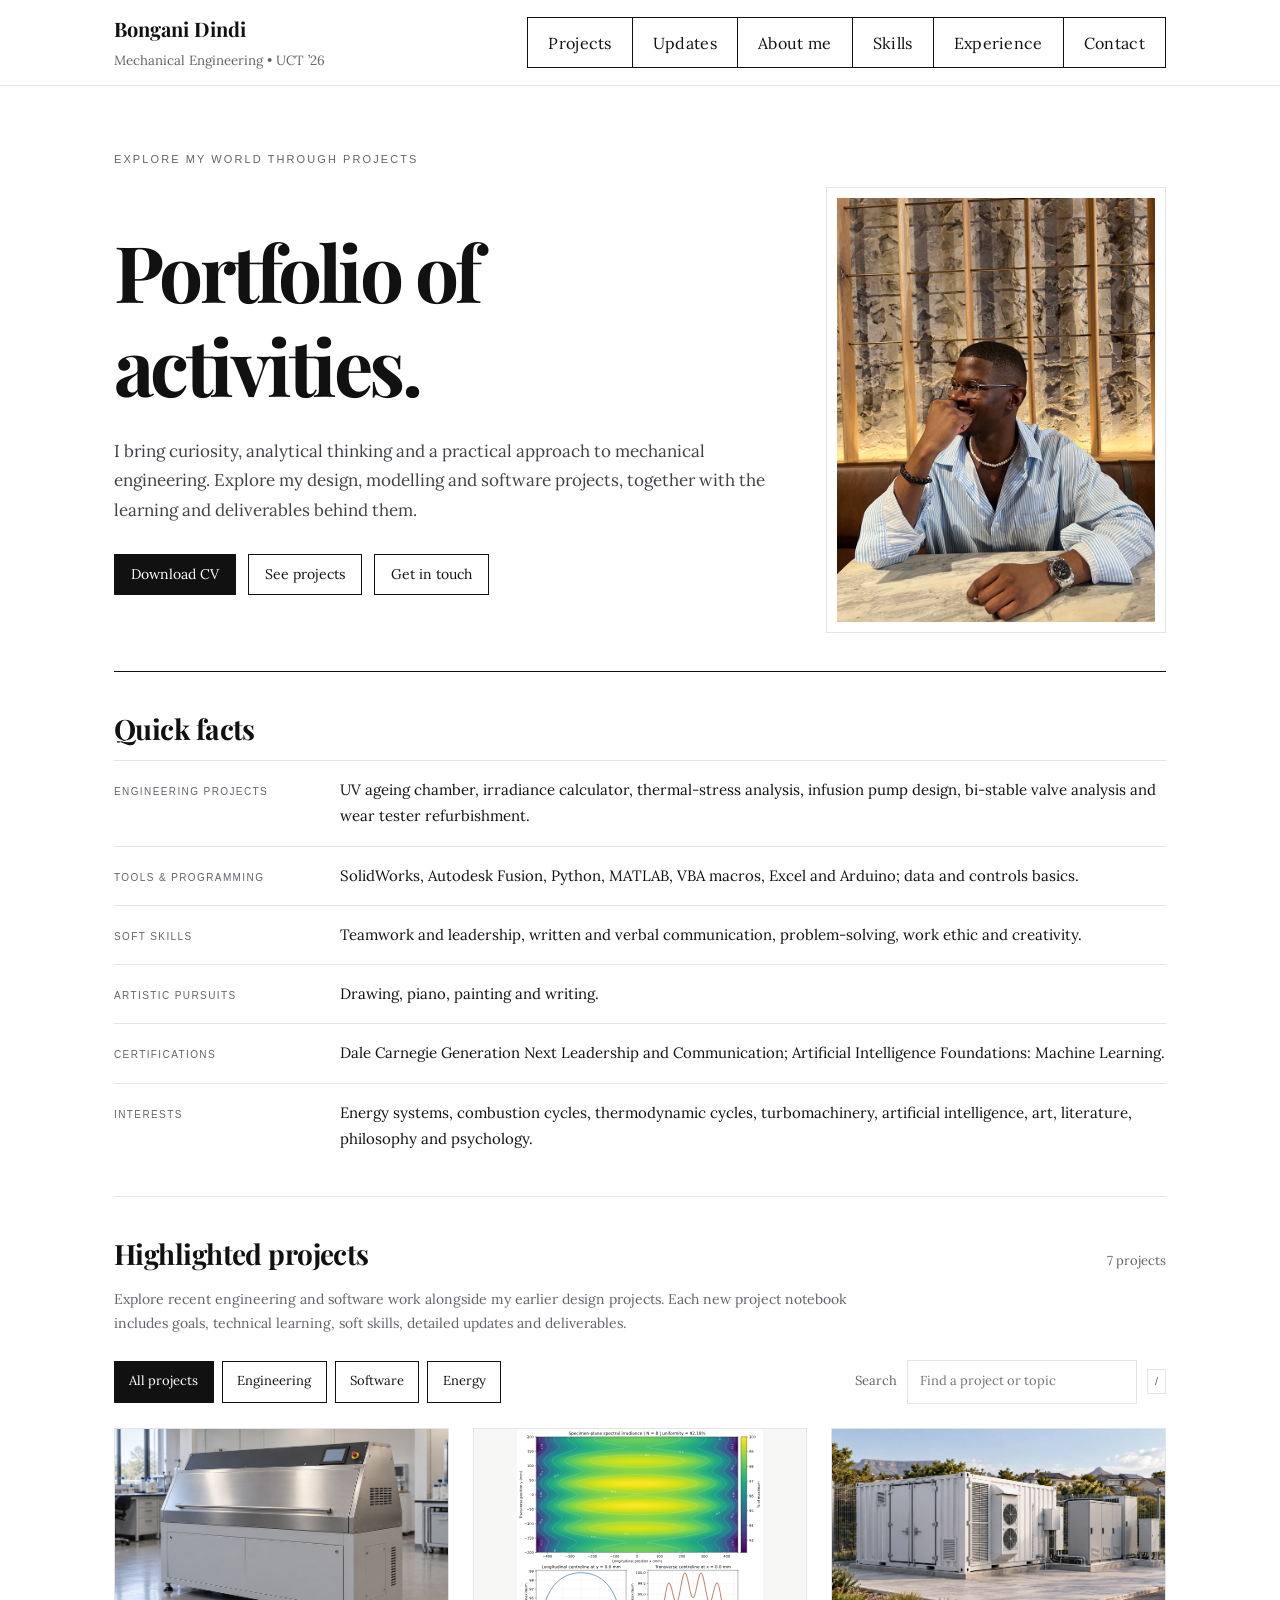
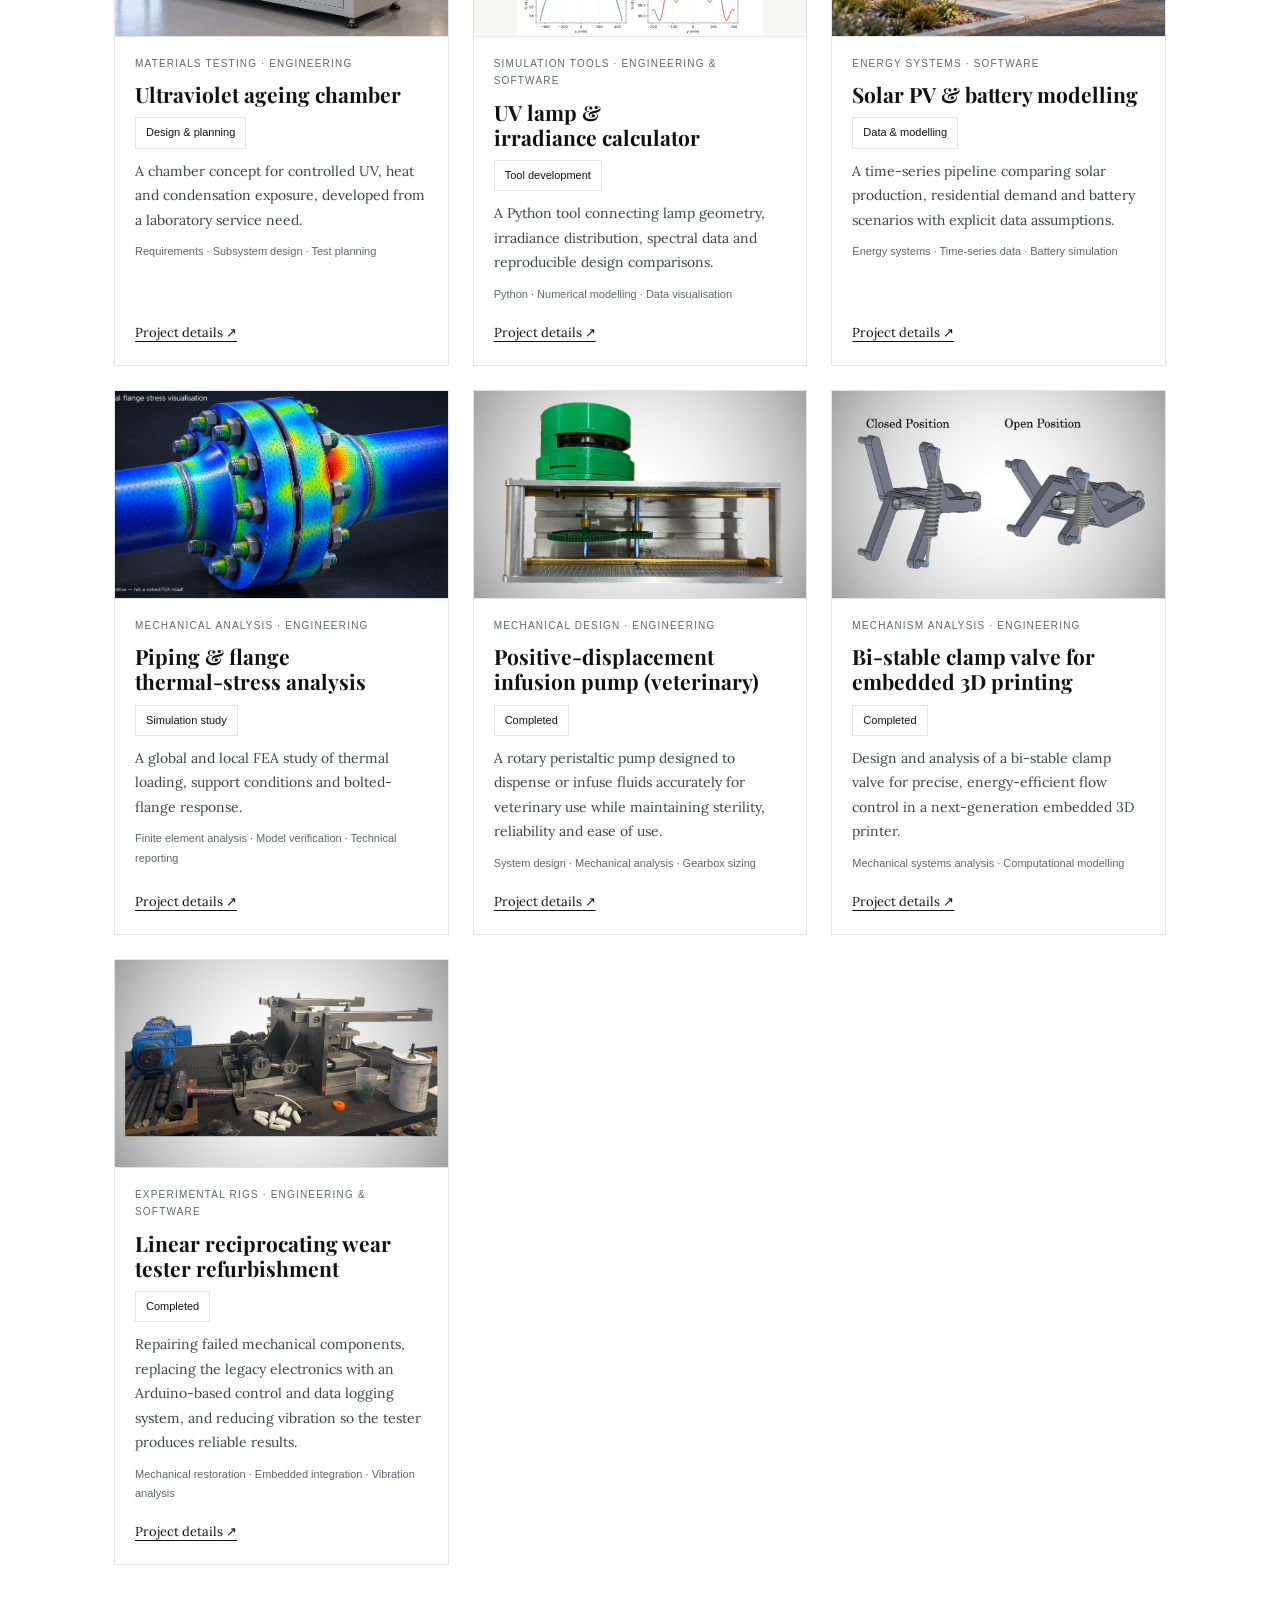
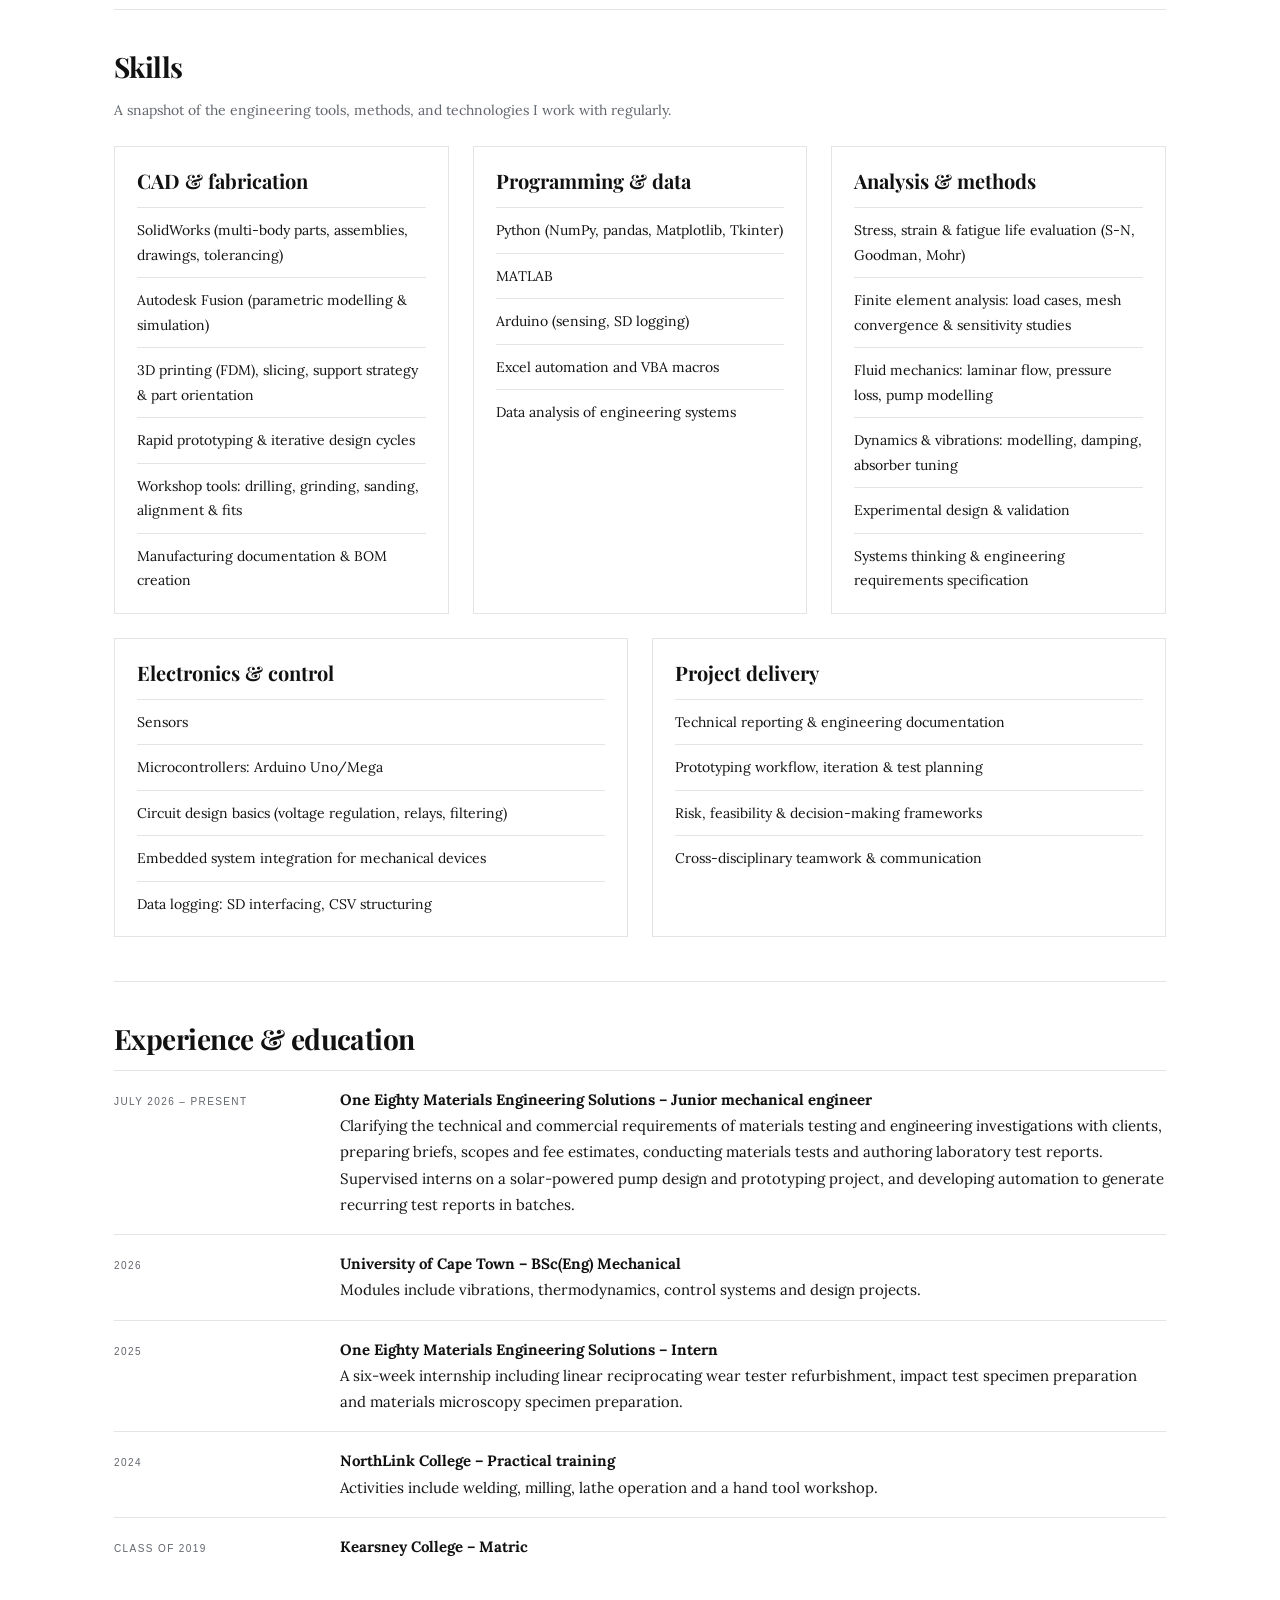
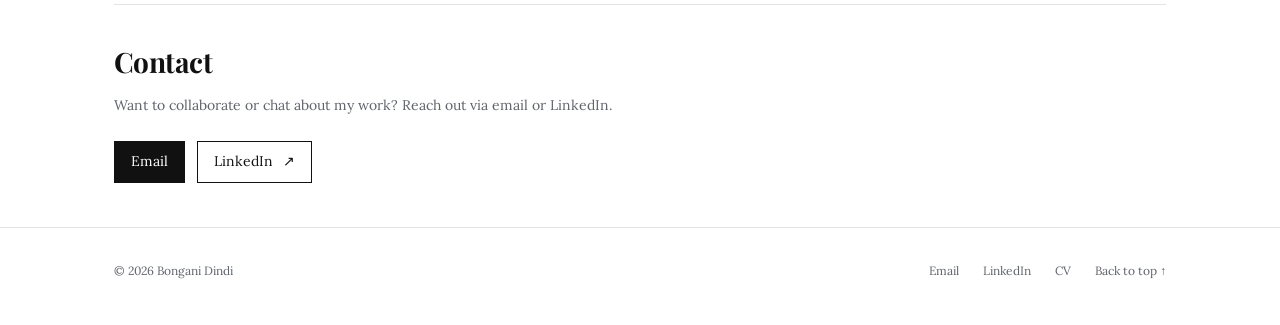
<file: index.html>
<!doctype html>
<html lang="en">
<head>
  <meta charset="utf-8">
  <meta name="viewport" content="width=device-width, initial-scale=1">
  <title>Bongani Dindi – Portfolio</title>
  <meta name="description" content="Portfolio of Bongani Dindi – mechanical engineering, design and software projects, skills, and professional background.">
  <meta name="color-scheme" content="light">
  <meta name="theme-color" content="#ffffff">
  <meta property="og:type" content="website">
  <meta property="og:title" content="Bongani Dindi – Portfolio">
  <meta property="og:description" content="Mechanical engineering, design and software projects, together with the learning and deliverables behind them.">
  <meta property="og:url" content="https://bongani-dindi.github.io/">
  <meta property="og:image" content="https://bongani-dindi.github.io/images/bongani-dindi.jpeg">
  <link rel="icon" href="favicon.svg" type="image/svg+xml">
  <link rel="preconnect" href="https://fonts.googleapis.com">
  <link rel="preconnect" href="https://fonts.gstatic.com" crossorigin>
  <link href="https://fonts.googleapis.com/css2?family=Lora:wght@400;600&amp;family=Playfair+Display:wght@600;700&amp;display=swap" rel="stylesheet">
  <link rel="stylesheet" href="assets/site.css">
  <script src="assets/site.js" defer></script>
</head>
<body id="top">
  <a class="skip-link" href="#main">Skip to content</a>
  <header class="site-header">
    <div class="container">
      <nav class="site-nav" aria-label="Main navigation">
        <a class="brand" href="index.html" aria-current="page"><strong>Bongani Dindi</strong><br><small>Mechanical Engineering • UCT ’26</small></a>
        <div class="nav-links">
          <a href="#projects">Projects</a>
          <a href="updates.html">Updates</a>
          <a href="about.html">About me</a>
          <a href="#skills">Skills</a>
          <a href="#experience">Experience</a>
          <a href="#contact">Contact</a>
        </div>
      </nav>
    </div>
  </header>

  <main class="container" id="main" tabindex="-1">
    <section class="hero page-hero" aria-labelledby="page-title">
      <p class="eyebrow">Explore my world through projects</p>
      <div class="hero-grid has-portrait">
        <div>
          <h1 id="page-title">Portfolio of activities.</h1>
          <p class="lead">I bring curiosity, analytical thinking and a practical approach to mechanical engineering. Explore my design, modelling and software projects, together with the learning and deliverables behind them.</p>
          <div class="actions">
            <a class="btn btn-primary" href="BONGANI_DINDI_CV.pdf" download>Download CV</a>
            <a class="btn" href="#projects">See projects</a>
            <a class="btn" href="#contact">Get in touch</a>
          </div>
        </div>
        <figure class="hero-portrait">
          <img src="images/bongani-dindi.jpeg" width="768" height="1024" alt="Portrait of Bongani Dindi" decoding="async" fetchpriority="high">
        </figure>
      </div>
    </section>

    <section class="block" aria-labelledby="facts-title">
      <div class="section-heading"><h2 id="facts-title">Quick facts</h2></div>
      <dl class="fact-list">
        <div><dt>Engineering projects</dt><dd>UV ageing chamber, irradiance calculator, thermal-stress analysis, infusion pump design, bi-stable valve analysis and wear tester refurbishment.</dd></div>
        <div><dt>Tools &amp; programming</dt><dd>SolidWorks, Autodesk Fusion, Python, MATLAB, VBA macros, Excel and Arduino; data and controls basics.</dd></div>
        <div><dt>Soft skills</dt><dd>Teamwork and leadership, written and verbal communication, problem-solving, work ethic and creativity.</dd></div>
        <div><dt>Artistic pursuits</dt><dd>Drawing, piano, painting and writing.</dd></div>
        <div><dt>Certifications</dt><dd>Dale Carnegie Generation Next Leadership and Communication; Artificial Intelligence Foundations: Machine Learning.</dd></div>
        <div><dt>Interests</dt><dd>Energy systems, combustion cycles, thermodynamic cycles, turbomachinery, artificial intelligence, art, literature, philosophy and psychology.</dd></div>
      </dl>
    </section>

    <section class="block" id="projects" aria-labelledby="projects-title" data-filterable>
      <div class="section-heading">
        <h2 id="projects-title">Highlighted projects</h2>
        <p data-filter-count data-singular="project" data-plural="projects" role="status" aria-live="polite" aria-atomic="true">7 projects</p>
      </div>
      <p class="section-intro">Explore recent engineering and software work alongside my earlier design projects. Each new project notebook includes goals, technical learning, soft skills, detailed updates and deliverables.</p>
      <!-- Controls are enhanced with JavaScript. Every project is listed without it. -->
      <div class="tools" data-filter-tools hidden>
        <div class="filters" role="group" aria-label="Filter projects by area">
          <button class="filter" type="button" data-filter="all" aria-pressed="true" aria-controls="project-list">All projects</button>
          <button class="filter" type="button" data-filter="engineering" aria-pressed="false" aria-controls="project-list">Engineering</button>
          <button class="filter" type="button" data-filter="software" aria-pressed="false" aria-controls="project-list">Software</button>
          <button class="filter" type="button" data-filter="energy" aria-pressed="false" aria-controls="project-list">Energy</button>
          <button class="filter" type="button" data-filter="art" aria-pressed="false" aria-controls="project-list">Art</button>
        </div>
        <label class="search-label" for="project-search">Search
          <input id="project-search" type="search" placeholder="Find a project or topic" autocomplete="off" aria-controls="project-list" data-filter-search>
          <span class="key-hint" aria-hidden="true" title="Press / to search">/</span>
        </label>
      </div>

      <!--
        To add a project, copy an article below and point its links at the new page.
        Set data-category to space-separated engineering, software, energy and/or art.
        The filters and the count pick up every article automatically.
      -->
      <div class="project-grid" id="project-list" data-filter-list>
        <article class="project-card" data-category="engineering" aria-labelledby="uv-chamber-card-title">
          <div class="card-media"><img src="images/uv-ageing-chamber.jpeg" width="1672" height="941" alt="Ultraviolet ageing chamber concept with a stainless steel enclosure and touchscreen controls" loading="lazy" decoding="async"></div>
          <div class="card-body">
            <p class="card-label">Materials testing · Engineering</p>
            <h3 id="uv-chamber-card-title"><a href="projects/uv_chamber.html">Ultraviolet ageing chamber</a></h3>
            <span class="status">Design &amp; planning</span>
            <p class="card-summary">A chamber concept for controlled UV, heat and condensation exposure, developed from a laboratory service need.</p>
            <p class="card-topics">Requirements · Subsystem design · Test planning</p>
            <span class="card-more" aria-hidden="true">Project details ↗</span>
          </div>
        </article>

        <article class="project-card" data-category="engineering software" aria-labelledby="irradiance-card-title">
          <div class="card-media is-diagram"><img src="images/uv-irradiance-heatmap.svg" width="947" height="796" alt="Specimen-plane irradiance heatmap with longitudinal and transverse centreline profiles" loading="lazy" decoding="async"></div>
          <div class="card-body">
            <p class="card-label">Simulation tools · Engineering &amp; software</p>
            <h3 id="irradiance-card-title"><a href="projects/irradiance_calculator.html">UV lamp &amp; irradiance calculator</a></h3>
            <span class="status">Tool development</span>
            <p class="card-summary">A Python tool connecting lamp geometry, irradiance distribution, spectral data and reproducible design comparisons.</p>
            <p class="card-topics">Python · Numerical modelling · Data visualisation</p>
            <span class="card-more" aria-hidden="true">Project details ↗</span>
          </div>
        </article>

        <article class="project-card" data-category="software energy" aria-labelledby="solar-battery-card-title">
          <div class="card-media"><img src="images/solar-battery-community-station.webp" width="1672" height="941" alt="Illustrative shared battery station beside homes with rooftop solar" loading="lazy" decoding="async"></div>
          <div class="card-body">
            <p class="card-label">Energy systems · Software</p>
            <h3 id="solar-battery-card-title"><a href="projects/solar_battery.html">Solar PV &amp; battery modelling</a></h3>
            <span class="status">Data &amp; modelling</span>
            <p class="card-summary">A time-series pipeline comparing solar production, residential demand and battery scenarios with explicit data assumptions.</p>
            <p class="card-topics">Energy systems · Time-series data · Battery simulation</p>
            <span class="card-more" aria-hidden="true">Project details ↗</span>
          </div>
        </article>

        <article class="project-card" data-category="engineering" aria-labelledby="thermal-stress-card-title">
          <div class="card-media"><img src="images/thermal-stress-flange-stress.jpeg" width="1672" height="941" alt="Illustrative mesh and stress contour on a bolted flange joint" loading="lazy" decoding="async"></div>
          <div class="card-body">
            <p class="card-label">Mechanical analysis · Engineering</p>
            <h3 id="thermal-stress-card-title"><a href="projects/thermal_stress.html">Piping &amp; flange thermal-stress analysis</a></h3>
            <span class="status">Simulation study</span>
            <p class="card-summary">A global and local FEA study of thermal loading, support conditions and bolted-flange response.</p>
            <p class="card-topics">Finite element analysis · Model verification · Technical reporting</p>
            <span class="card-more" aria-hidden="true">Project details ↗</span>
          </div>
        </article>

        <article class="project-card" data-category="engineering" aria-labelledby="infusion-pump-card-title">
          <div class="card-media"><img src="images/infusion-pump-prototype.jpeg" width="960" height="720" alt="Prototype rotary peristaltic infusion pump with a green 3D-printed rotor housing above its gearbox" loading="lazy" decoding="async"></div>
          <div class="card-body">
            <p class="card-label">Mechanical design · Engineering</p>
            <h3 id="infusion-pump-card-title"><a href="projects/infusion_pump.html">Positive-displacement infusion pump (veterinary)</a></h3>
            <span class="status">Completed</span>
            <p class="card-summary">A rotary peristaltic pump designed to dispense or infuse fluids accurately for veterinary use while maintaining sterility, reliability and ease of use.</p>
            <p class="card-topics">System design · Mechanical analysis · Gearbox sizing</p>
            <span class="card-more" aria-hidden="true">Project details ↗</span>
          </div>
        </article>

        <article class="project-card" data-category="engineering" aria-labelledby="bi-stable-valve-card-title">
          <div class="card-media"><img src="images/bi-stable-valve-positions.jpeg" width="960" height="720" alt="CAD views of the bi-stable clamp valve in its closed and open positions" loading="lazy" decoding="async"></div>
          <div class="card-body">
            <p class="card-label">Mechanism analysis · Engineering</p>
            <h3 id="bi-stable-valve-card-title"><a href="projects/bi_stable_valve.html">Bi-stable clamp valve for embedded 3D printing</a></h3>
            <span class="status">Completed</span>
            <p class="card-summary">Design and analysis of a bi-stable clamp valve for precise, energy-efficient flow control in a next-generation embedded 3D printer.</p>
            <p class="card-topics">Mechanical systems analysis · Computational modelling</p>
            <span class="card-more" aria-hidden="true">Project details ↗</span>
          </div>
        </article>

        <article class="project-card" data-category="engineering software" aria-labelledby="wear-tester-card-title">
          <div class="card-media"><img src="images/wear-tester-rig.jpeg" width="960" height="720" alt="Linear reciprocating wear tester on a workbench with its drive motor and loading arm" loading="lazy" decoding="async"></div>
          <div class="card-body">
            <p class="card-label">Experimental rigs · Engineering &amp; software</p>
            <h3 id="wear-tester-card-title"><a href="projects/wear_tester.html">Linear reciprocating wear tester refurbishment</a></h3>
            <span class="status">Completed</span>
            <p class="card-summary">Repairing failed mechanical components, replacing the legacy electronics with an Arduino-based control and data logging system, and reducing vibration so the tester produces reliable results.</p>
            <p class="card-topics">Mechanical restoration · Embedded integration · Vibration analysis</p>
            <span class="card-more" aria-hidden="true">Project details ↗</span>
          </div>
        </article>
      </div>

      <div class="empty-state" data-filter-empty hidden>
        <h3>No matching projects</h3>
        <p>Try a different topic or clear the filters to see every project.</p>
        <button class="btn" type="button" data-filter-reset>Clear filters</button>
      </div>
    </section>

    <section class="block" id="skills" aria-labelledby="skills-title">
      <div class="section-heading"><h2 id="skills-title">Skills</h2></div>
      <p class="section-intro">A snapshot of the engineering tools, methods, and technologies I work with regularly.</p>
      <div class="skill-grid">
        <article class="skill-card">
          <h3>CAD &amp; fabrication</h3>
          <ul>
            <li>SolidWorks (multi-body parts, assemblies, drawings, tolerancing)</li>
            <li>Autodesk Fusion (parametric modelling &amp; simulation)</li>
            <li>3D printing (FDM), slicing, support strategy &amp; part orientation</li>
            <li>Rapid prototyping &amp; iterative design cycles</li>
            <li>Workshop tools: drilling, grinding, sanding, alignment &amp; fits</li>
            <li>Manufacturing documentation &amp; BOM creation</li>
          </ul>
        </article>
        <article class="skill-card">
          <h3>Programming &amp; data</h3>
          <ul>
            <li>Python (NumPy, pandas, Matplotlib, Tkinter)</li>
            <li>MATLAB</li>
            <li>Arduino (sensing, SD logging)</li>
            <li>Excel automation and VBA macros</li>
            <li>Data analysis of engineering systems</li>
          </ul>
        </article>
        <article class="skill-card">
          <h3>Analysis &amp; methods</h3>
          <ul>
            <li>Stress, strain &amp; fatigue life evaluation (S-N, Goodman, Mohr)</li>
            <li>Finite element analysis: load cases, mesh convergence &amp; sensitivity studies</li>
            <li>Fluid mechanics: laminar flow, pressure loss, pump modelling</li>
            <li>Dynamics &amp; vibrations: modelling, damping, absorber tuning</li>
            <li>Experimental design &amp; validation</li>
            <li>Systems thinking &amp; engineering requirements specification</li>
          </ul>
        </article>
        <article class="skill-card">
          <h3>Electronics &amp; control</h3>
          <ul>
            <li>Sensors</li>
            <li>Microcontrollers: Arduino Uno/Mega</li>
            <li>Circuit design basics (voltage regulation, relays, filtering)</li>
            <li>Embedded system integration for mechanical devices</li>
            <li>Data logging: SD interfacing, CSV structuring</li>
          </ul>
        </article>
        <article class="skill-card">
          <h3>Project delivery</h3>
          <ul>
            <li>Technical reporting &amp; engineering documentation</li>
            <li>Prototyping workflow, iteration &amp; test planning</li>
            <li>Risk, feasibility &amp; decision-making frameworks</li>
            <li>Cross-disciplinary teamwork &amp; communication</li>
          </ul>
        </article>
      </div>
    </section>

    <section class="block" id="experience" aria-labelledby="experience-title">
      <div class="section-heading"><h2 id="experience-title">Experience &amp; education</h2></div>
      <dl class="fact-list">
        <div><dt>July 2026 – present</dt><dd><strong>One Eighty Materials Engineering Solutions – Junior mechanical engineer</strong> Clarifying the technical and commercial requirements of materials testing and engineering investigations with clients, preparing briefs, scopes and fee estimates, conducting materials tests and authoring laboratory test reports. Supervised interns on a solar-powered pump design and prototyping project, and developing automation to generate recurring test reports in batches.</dd></div>
        <div><dt>2026</dt><dd><strong>University of Cape Town – BSc(Eng) Mechanical</strong> Modules include vibrations, thermodynamics, control systems and design projects.</dd></div>
        <div><dt>2025</dt><dd><strong>One Eighty Materials Engineering Solutions – Intern</strong> A six-week internship including linear reciprocating wear tester refurbishment, impact test specimen preparation and materials microscopy specimen preparation.</dd></div>
        <div><dt>2024</dt><dd><strong>NorthLink College – Practical training</strong> Activities include welding, milling, lathe operation and a hand tool workshop.</dd></div>
        <div><dt>Class of 2019</dt><dd><strong>Kearsney College – Matric</strong></dd></div>
      </dl>
    </section>

    <section class="block" id="contact" aria-labelledby="contact-title">
      <div class="section-heading"><h2 id="contact-title">Contact</h2></div>
      <p class="section-intro">Want to collaborate or chat about my work? Reach out via email or LinkedIn.</p>
      <div class="actions">
        <a class="btn btn-primary" href="mailto:bongani14d@gmail.com">Email</a>
        <a class="btn" href="https://www.linkedin.com/in/bongani-dindi14" target="_blank" rel="noopener noreferrer">LinkedIn <span aria-hidden="true">↗</span></a>
      </div>
    </section>
  </main>

  <footer class="site-footer">
    <div class="container footer-row">
      <p>© <span data-year>2026</span> Bongani Dindi</p>
      <ul class="footer-links">
        <li><a href="mailto:bongani14d@gmail.com">Email</a></li>
        <li><a href="https://www.linkedin.com/in/bongani-dindi14" target="_blank" rel="noopener noreferrer">LinkedIn</a></li>
        <li><a href="BONGANI_DINDI_CV.pdf" download>CV</a></li>
        <li><a href="#top">Back to top ↑</a></li>
      </ul>
    </div>
  </footer>
</body>
</html>
</file>
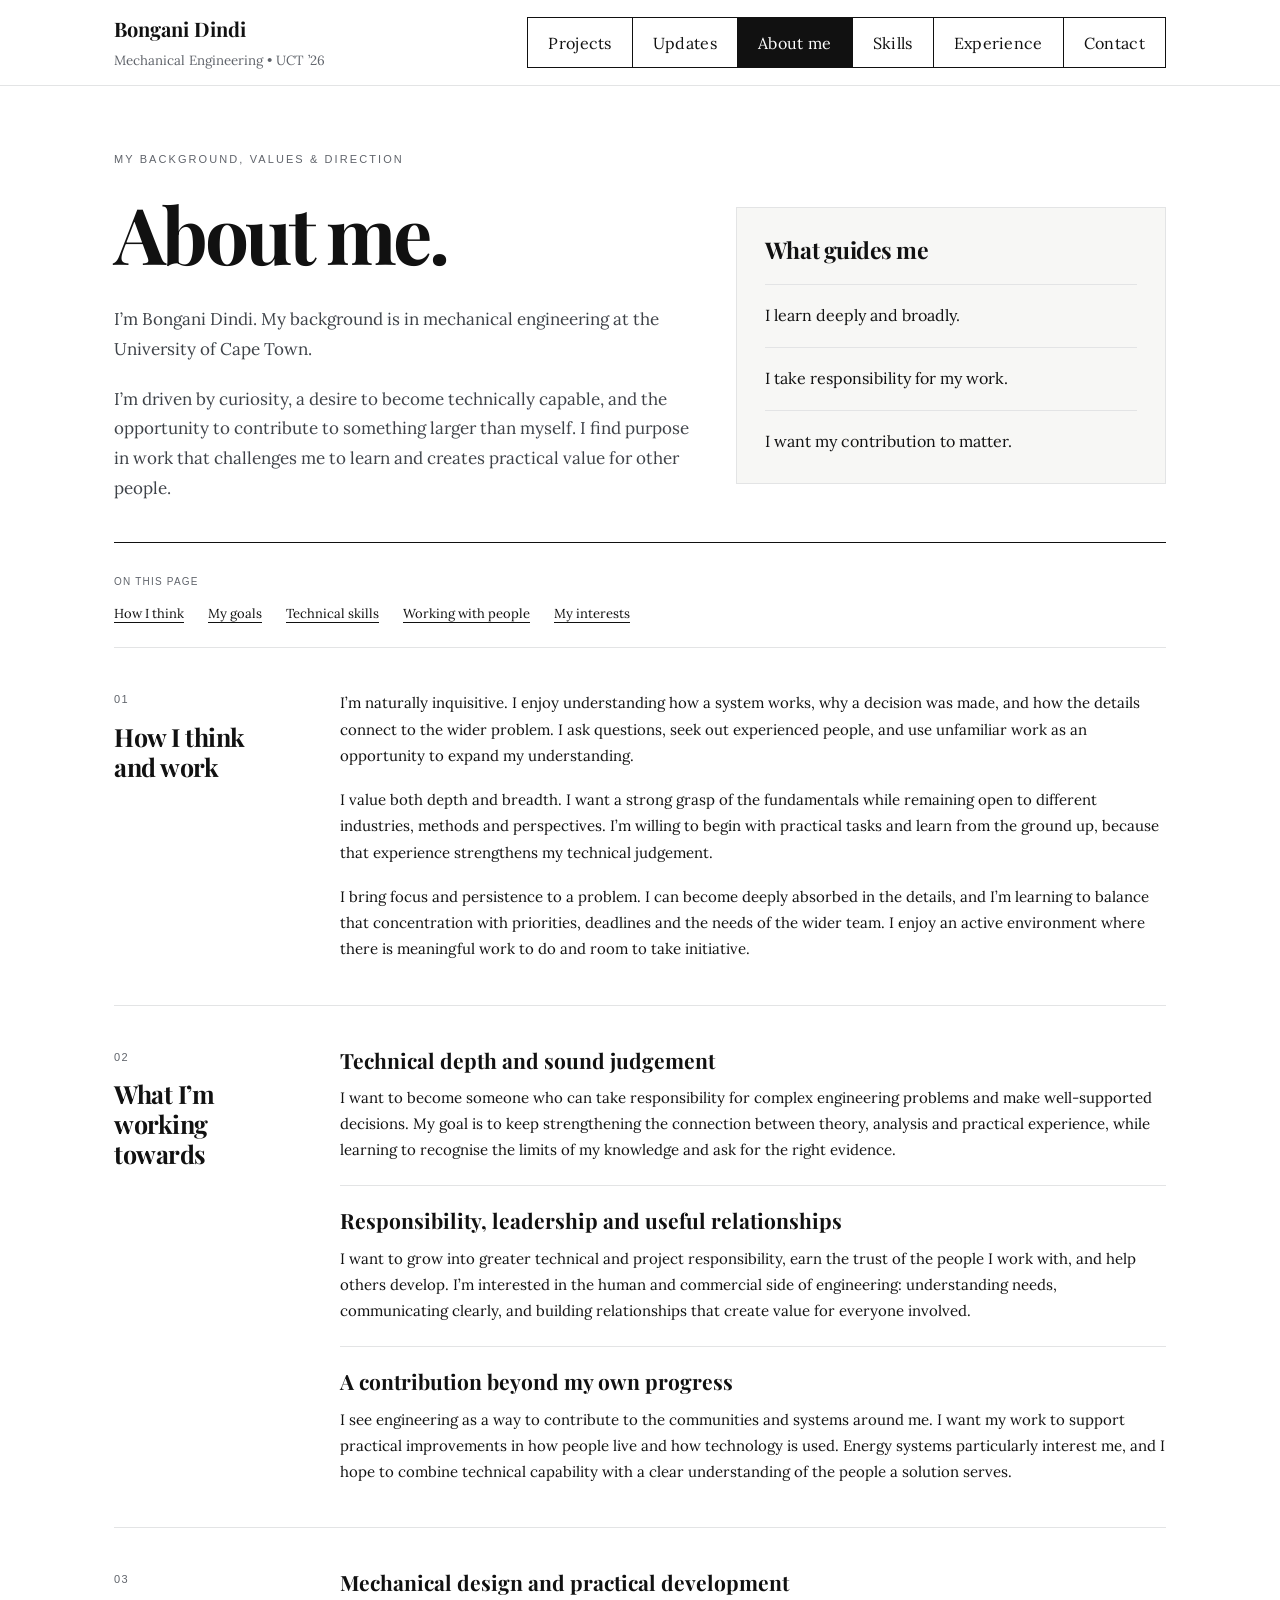
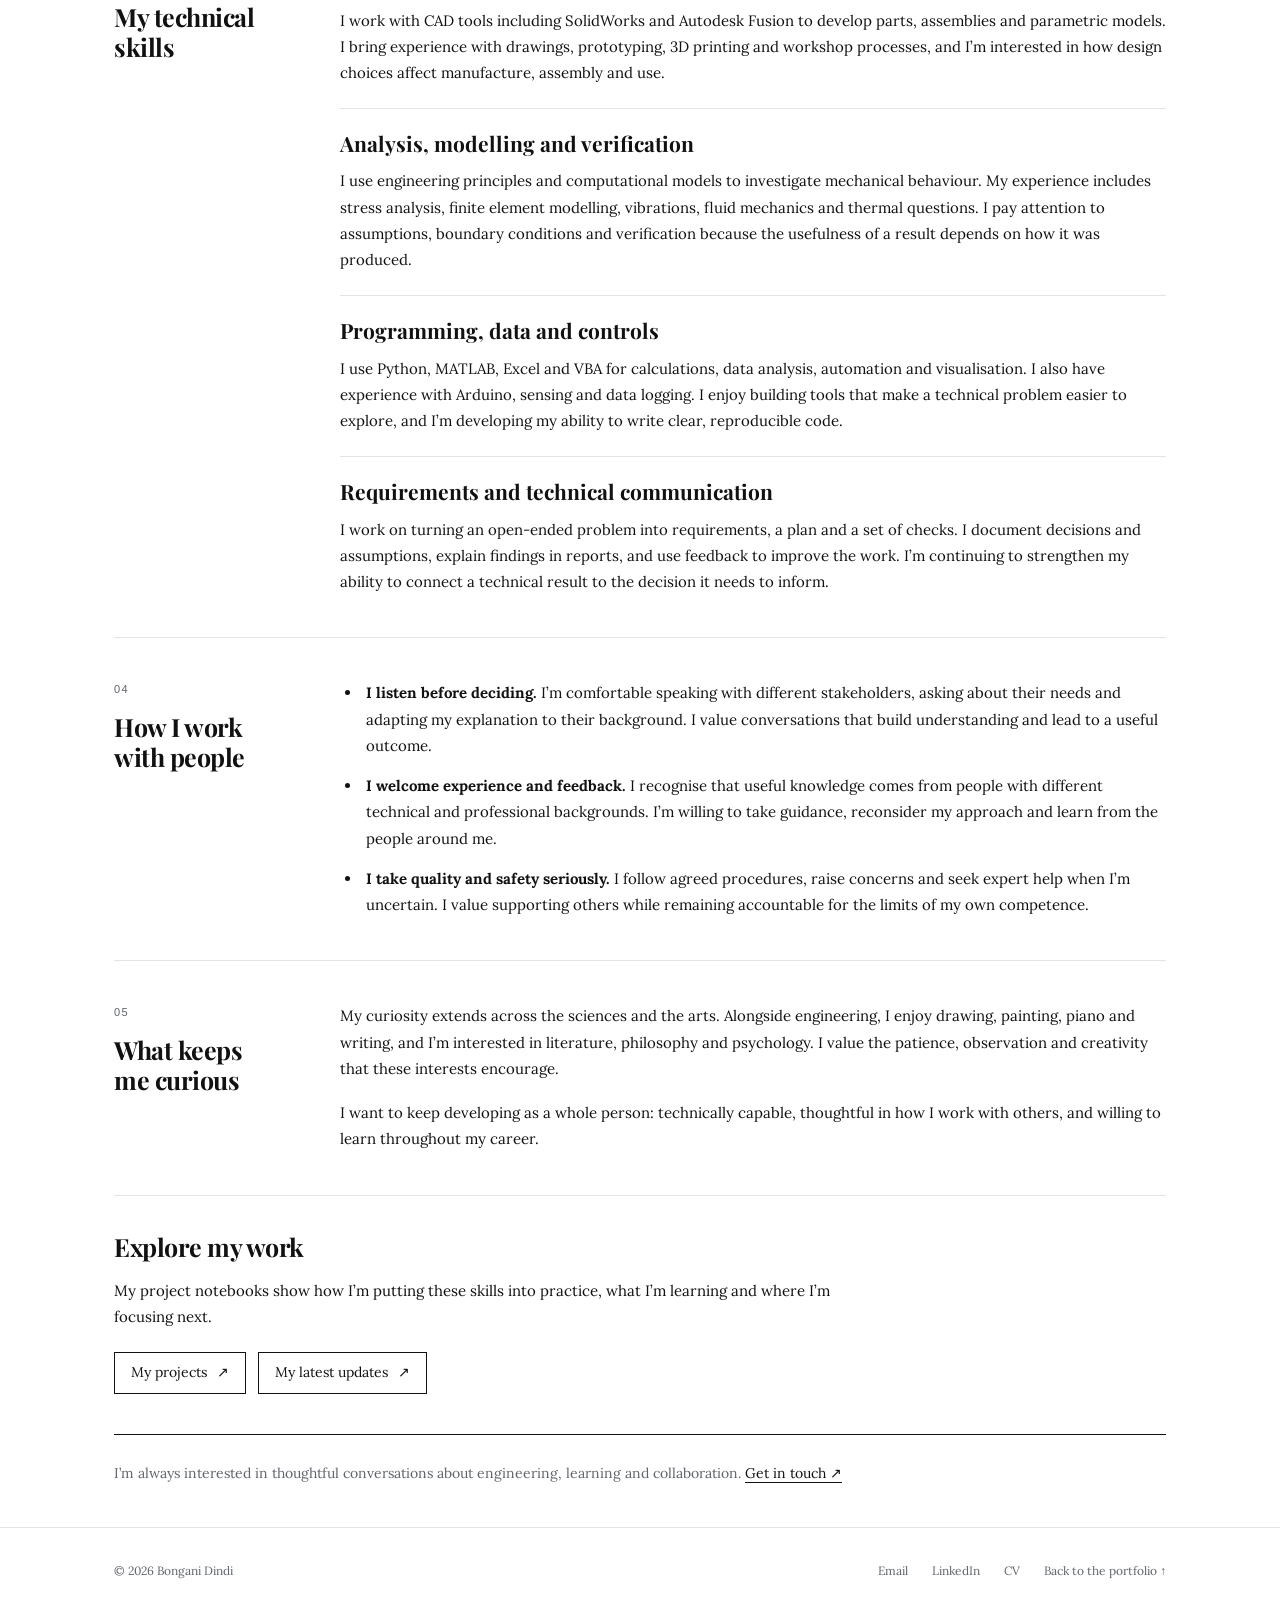
<file: about.html>
<!doctype html>
<html lang="en">
<head>
  <meta charset="utf-8">
  <meta name="viewport" content="width=device-width, initial-scale=1">
  <title>About me – Bongani Dindi</title>
  <meta name="description" content="My goals, personality, technical skills and approach to engineering, learning and teamwork. I’m Bongani Dindi, with a background in mechanical engineering at the University of Cape Town.">
  <meta name="color-scheme" content="light">
  <meta name="theme-color" content="#ffffff">
  <meta property="og:type" content="website">
  <meta property="og:title" content="About me – Bongani Dindi">
  <meta property="og:description" content="I’m Bongani Dindi. My background is in mechanical engineering at the University of Cape Town.">
  <meta property="og:url" content="https://bongani-dindi.github.io/about.html">
  <meta property="og:image" content="https://bongani-dindi.github.io/images/bongani-dindi.jpeg">
  <link rel="icon" href="favicon.svg" type="image/svg+xml">
  <link rel="preconnect" href="https://fonts.googleapis.com">
  <link rel="preconnect" href="https://fonts.gstatic.com" crossorigin>
  <link href="https://fonts.googleapis.com/css2?family=Lora:wght@400;600&amp;family=Playfair+Display:wght@600;700&amp;display=swap" rel="stylesheet">
  <link rel="stylesheet" href="assets/site.css">
  <script src="assets/site.js" defer></script>
</head>
<body>
  <a class="skip-link" href="#main">Skip to content</a>
  <header class="site-header">
    <div class="container">
      <nav class="site-nav" aria-label="Main navigation">
        <a class="brand" href="index.html"><strong>Bongani Dindi</strong><br><small>Mechanical Engineering • UCT ’26</small></a>
        <div class="nav-links">
          <a href="index.html#projects">Projects</a>
          <a href="updates.html">Updates</a>
          <a href="about.html" aria-current="page">About me</a>
          <a href="index.html#skills">Skills</a>
          <a href="index.html#experience">Experience</a>
          <a href="index.html#contact">Contact</a>
        </div>
      </nav>
    </div>
  </header>

  <main class="container" id="main" tabindex="-1">
    <section class="hero page-hero" aria-labelledby="page-title">
      <p class="eyebrow">My background, values &amp; direction</p>
      <div class="hero-grid">
        <div>
          <h1 id="page-title">About me.</h1>
          <p class="lead">I’m Bongani Dindi. My background is in mechanical engineering at the University of Cape Town.</p>
          <p class="lead">I’m driven by curiosity, a desire to become technically capable, and the opportunity to contribute to something larger than myself. I find purpose in work that challenges me to learn and creates practical value for other people.</p>
        </div>
        <aside class="about-focus" aria-labelledby="focus-title">
          <h2 id="focus-title">What guides me</h2>
          <ul>
            <li>I learn deeply and broadly.</li>
            <li>I take responsibility for my work.</li>
            <li>I want my contribution to matter.</li>
          </ul>
        </aside>
      </div>
    </section>

    <nav class="contents" aria-label="On this page">
      <span class="meta-label">On this page</span>
      <ul>
        <li><a href="#personality">How I think</a></li>
        <li><a href="#goals">My goals</a></li>
        <li><a href="#technical-skills">Technical skills</a></li>
        <li><a href="#people">Working with people</a></li>
        <li><a href="#interests">My interests</a></li>
      </ul>
    </nav>

    <section class="chapter" id="personality" aria-labelledby="personality-title">
      <div class="chapter-heading"><span class="section-number" aria-hidden="true">01</span><h2 id="personality-title">How I think and work</h2></div>
      <div class="chapter-body">
        <p>I’m naturally inquisitive. I enjoy understanding how a system works, why a decision was made, and how the details connect to the wider problem. I ask questions, seek out experienced people, and use unfamiliar work as an opportunity to expand my understanding.</p>
        <p>I value both depth and breadth. I want a strong grasp of the fundamentals while remaining open to different industries, methods and perspectives. I’m willing to begin with practical tasks and learn from the ground up, because that experience strengthens my technical judgement.</p>
        <p>I bring focus and persistence to a problem. I can become deeply absorbed in the details, and I’m learning to balance that concentration with priorities, deadlines and the needs of the wider team. I enjoy an active environment where there is meaningful work to do and room to take initiative.</p>
      </div>
    </section>

    <section class="chapter" id="goals" aria-labelledby="goals-title">
      <div class="chapter-heading"><span class="section-number" aria-hidden="true">02</span><h2 id="goals-title">What I’m working towards</h2></div>
      <div class="chapter-body">
        <article class="learning-item">
          <h3>Technical depth and sound judgement</h3>
          <p>I want to become someone who can take responsibility for complex engineering problems and make well-supported decisions. My goal is to keep strengthening the connection between theory, analysis and practical experience, while learning to recognise the limits of my knowledge and ask for the right evidence.</p>
        </article>
        <article class="learning-item">
          <h3>Responsibility, leadership and useful relationships</h3>
          <p>I want to grow into greater technical and project responsibility, earn the trust of the people I work with, and help others develop. I’m interested in the human and commercial side of engineering: understanding needs, communicating clearly, and building relationships that create value for everyone involved.</p>
        </article>
        <article class="learning-item">
          <h3>A contribution beyond my own progress</h3>
          <p>I see engineering as a way to contribute to the communities and systems around me. I want my work to support practical improvements in how people live and how technology is used. Energy systems particularly interest me, and I hope to combine technical capability with a clear understanding of the people a solution serves.</p>
        </article>
      </div>
    </section>

    <section class="chapter" id="technical-skills" aria-labelledby="technical-skills-title">
      <div class="chapter-heading"><span class="section-number" aria-hidden="true">03</span><h2 id="technical-skills-title">My technical skills</h2></div>
      <div class="chapter-body">
        <article class="learning-item">
          <h3>Mechanical design and practical development</h3>
          <p>I work with CAD tools including SolidWorks and Autodesk Fusion to develop parts, assemblies and parametric models. I bring experience with drawings, prototyping, 3D printing and workshop processes, and I’m interested in how design choices affect manufacture, assembly and use.</p>
        </article>
        <article class="learning-item">
          <h3>Analysis, modelling and verification</h3>
          <p>I use engineering principles and computational models to investigate mechanical behaviour. My experience includes stress analysis, finite element modelling, vibrations, fluid mechanics and thermal questions. I pay attention to assumptions, boundary conditions and verification because the usefulness of a result depends on how it was produced.</p>
        </article>
        <article class="learning-item">
          <h3>Programming, data and controls</h3>
          <p>I use Python, MATLAB, Excel and VBA for calculations, data analysis, automation and visualisation. I also have experience with Arduino, sensing and data logging. I enjoy building tools that make a technical problem easier to explore, and I’m developing my ability to write clear, reproducible code.</p>
        </article>
        <article class="learning-item">
          <h3>Requirements and technical communication</h3>
          <p>I work on turning an open-ended problem into requirements, a plan and a set of checks. I document decisions and assumptions, explain findings in reports, and use feedback to improve the work. I’m continuing to strengthen my ability to connect a technical result to the decision it needs to inform.</p>
        </article>
      </div>
    </section>

    <section class="chapter" id="people" aria-labelledby="people-title">
      <div class="chapter-heading"><span class="section-number" aria-hidden="true">04</span><h2 id="people-title">How I work with people</h2></div>
      <div class="chapter-body">
        <ul>
          <li><strong>I listen before deciding.</strong> I’m comfortable speaking with different stakeholders, asking about their needs and adapting my explanation to their background. I value conversations that build understanding and lead to a useful outcome.</li>
          <li><strong>I welcome experience and feedback.</strong> I recognise that useful knowledge comes from people with different technical and professional backgrounds. I’m willing to take guidance, reconsider my approach and learn from the people around me.</li>
          <li><strong>I take quality and safety seriously.</strong> I follow agreed procedures, raise concerns and seek expert help when I’m uncertain. I value supporting others while remaining accountable for the limits of my own competence.</li>
        </ul>
      </div>
    </section>

    <section class="chapter" id="interests" aria-labelledby="interests-title">
      <div class="chapter-heading"><span class="section-number" aria-hidden="true">05</span><h2 id="interests-title">What keeps me curious</h2></div>
      <div class="chapter-body">
        <p>My curiosity extends across the sciences and the arts. Alongside engineering, I enjoy drawing, painting, piano and writing, and I’m interested in literature, philosophy and psychology. I value the patience, observation and creativity that these interests encourage.</p>
        <p>I want to keep developing as a whole person: technically capable, thoughtful in how I work with others, and willing to learn throughout my career.</p>
      </div>
    </section>

    <section class="next-block" aria-labelledby="explore-title">
      <h2 id="explore-title">Explore my work</h2>
      <p>My project notebooks show how I’m putting these skills into practice, what I’m learning and where I’m focusing next.</p>
      <div class="related"><a href="index.html#projects">My projects <span aria-hidden="true">↗</span></a><a href="updates.html">My latest updates <span aria-hidden="true">↗</span></a></div>
    </section>
    <p class="contact-note">I’m always interested in thoughtful conversations about engineering, learning and collaboration. <a href="mailto:bongani14d@gmail.com">Get in touch ↗</a></p>
  </main>

  <footer class="site-footer">
    <div class="container footer-row">
      <p>© <span data-year>2026</span> Bongani Dindi</p>
      <ul class="footer-links">
        <li><a href="mailto:bongani14d@gmail.com">Email</a></li>
        <li><a href="https://www.linkedin.com/in/bongani-dindi14" target="_blank" rel="noopener noreferrer">LinkedIn</a></li>
        <li><a href="BONGANI_DINDI_CV.pdf" download>CV</a></li>
        <li><a href="index.html">Back to the portfolio ↑</a></li>
      </ul>
    </div>
  </footer>
</body>
</html>
</file>
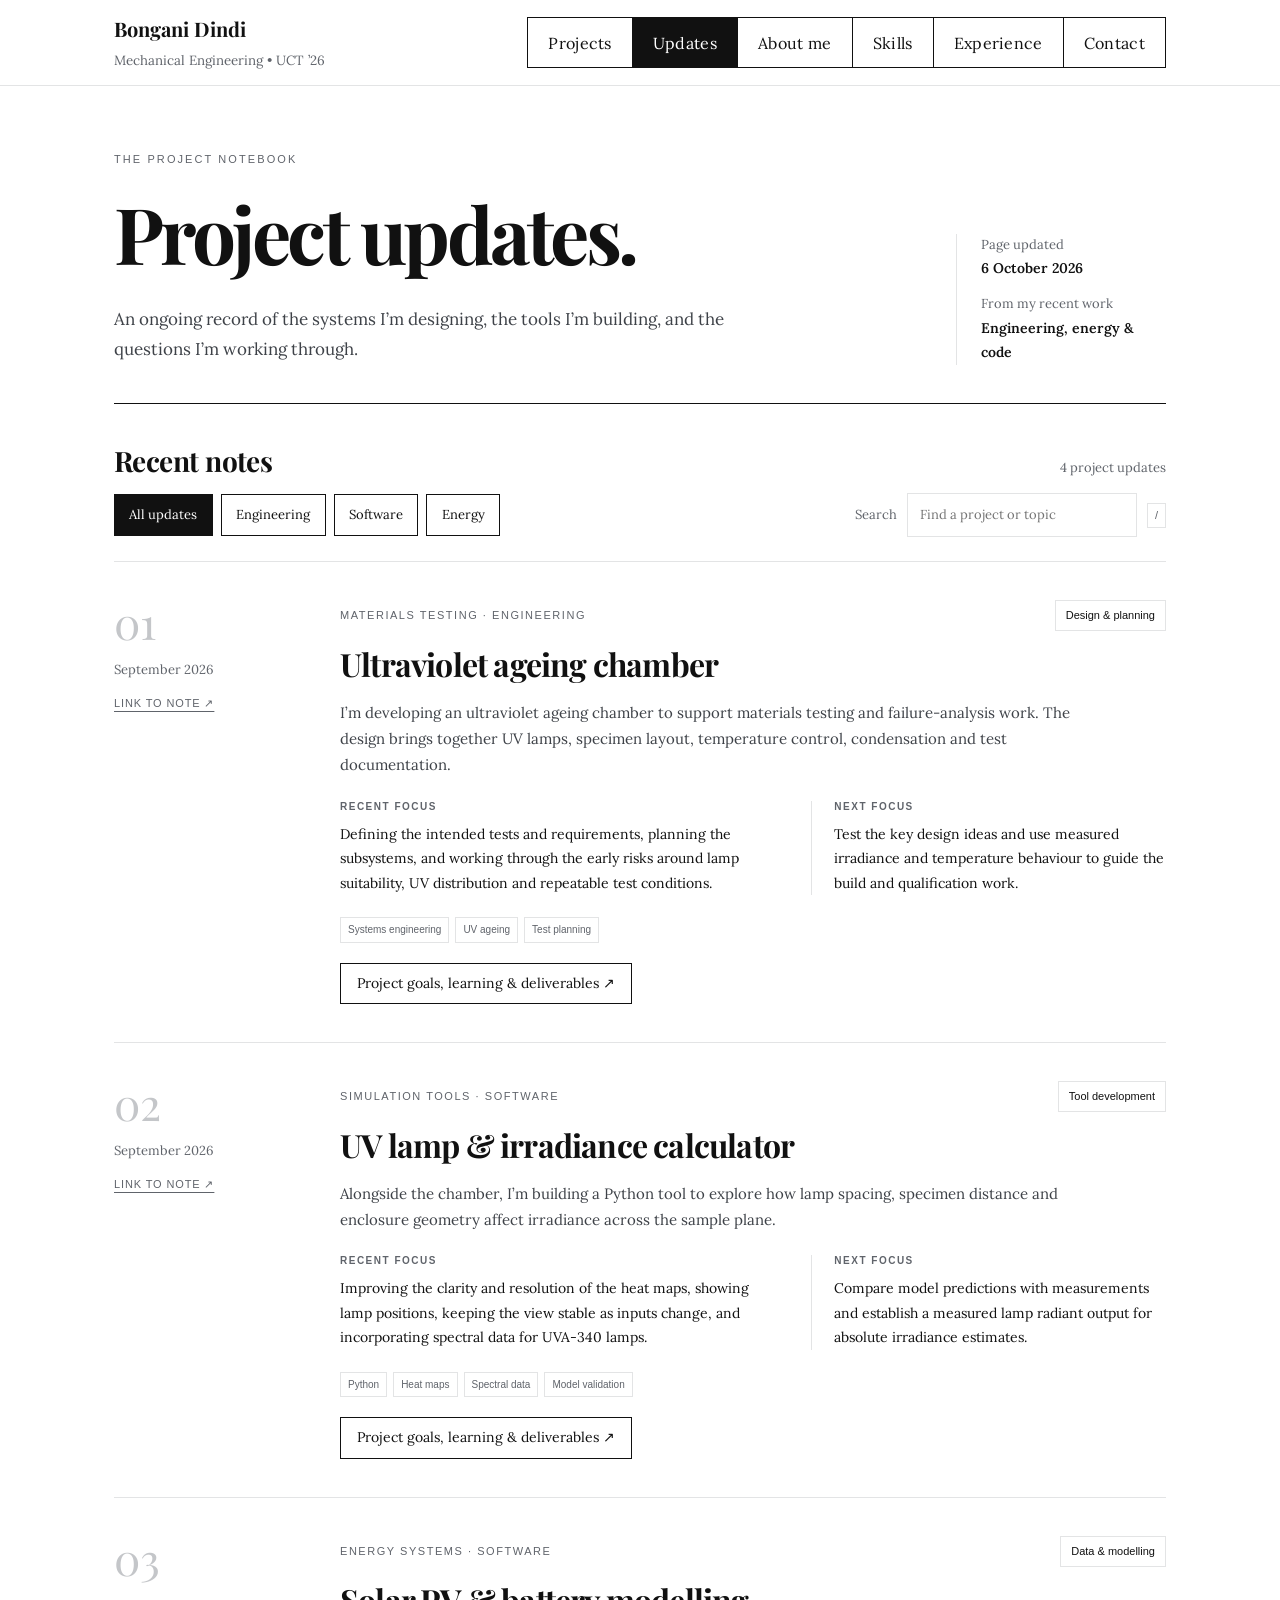
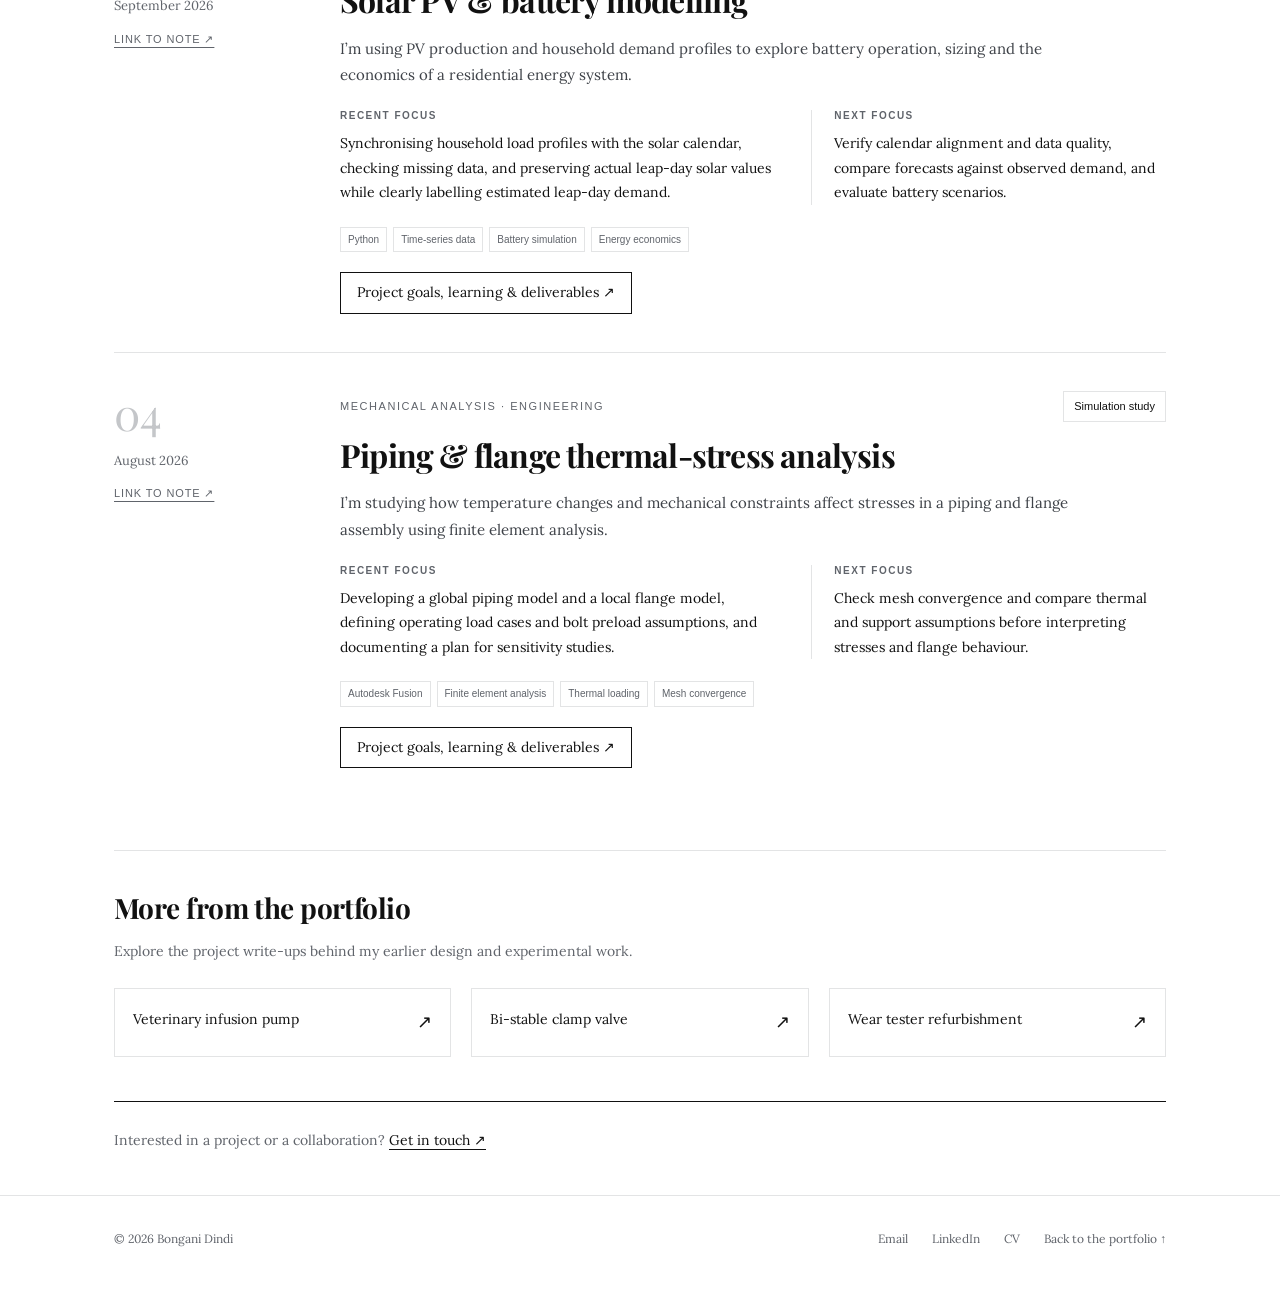
<file: updates.html>
<!doctype html>
<html lang="en">
<head>
  <meta charset="utf-8">
  <meta name="viewport" content="width=device-width, initial-scale=1">
  <title>Project updates – Bongani Dindi</title>
  <meta name="description" content="Updates from Bongani Dindi’s engineering and software projects: ultraviolet ageing, irradiance modelling, solar energy and thermal-stress analysis.">
  <meta name="color-scheme" content="light">
  <meta name="theme-color" content="#ffffff">
  <meta property="og:type" content="website">
  <meta property="og:title" content="Project updates – Bongani Dindi">
  <meta property="og:description" content="An ongoing record of the systems I’m designing, the tools I’m building, and the questions I’m working through.">
  <meta property="og:url" content="https://bongani-dindi.github.io/updates.html">
  <meta property="og:image" content="https://bongani-dindi.github.io/images/uv-ageing-chamber.jpeg">
  <link rel="icon" href="favicon.svg" type="image/svg+xml">
  <link rel="preconnect" href="https://fonts.googleapis.com">
  <link rel="preconnect" href="https://fonts.gstatic.com" crossorigin>
  <link href="https://fonts.googleapis.com/css2?family=Lora:wght@400;600&amp;family=Playfair+Display:wght@600;700&amp;display=swap" rel="stylesheet">
  <link rel="stylesheet" href="assets/site.css">
  <script src="assets/site.js" defer></script>
</head>
<body>
  <a class="skip-link" href="#main">Skip to content</a>
  <header class="site-header">
    <div class="container">
      <nav class="site-nav" aria-label="Main navigation">
        <a class="brand" href="index.html"><strong>Bongani Dindi</strong><br><small>Mechanical Engineering • UCT ’26</small></a>
        <div class="nav-links">
          <a href="index.html#projects">Projects</a>
          <a href="updates.html" aria-current="page">Updates</a>
          <a href="about.html">About me</a>
          <a href="index.html#skills">Skills</a>
          <a href="index.html#experience">Experience</a>
          <a href="index.html#contact">Contact</a>
        </div>
      </nav>
    </div>
  </header>

  <main class="container" id="main" tabindex="-1">
    <section class="hero page-hero" aria-labelledby="page-title">
      <p class="eyebrow">The project notebook</p>
      <div class="hero-grid has-aside">
        <div>
          <h1 id="page-title">Project updates.</h1>
          <p class="lead">An ongoing record of the systems I’m designing, the tools I’m building, and the questions I’m working through.</p>
        </div>
        <aside class="issue-note" aria-label="About these updates">
          <p>Page updated<strong><time datetime="2026-10-06">6 October 2026</time></strong></p>
          <p>From my recent work<strong>Engineering, energy &amp; code</strong></p>
        </aside>
      </div>
    </section>

    <section class="block" aria-labelledby="journal-title" data-filterable>
      <div class="section-heading">
        <h2 id="journal-title">Recent notes</h2>
        <p data-filter-count data-singular="project update" data-plural="project updates" role="status" aria-live="polite" aria-atomic="true">4 project updates</p>
      </div>
      <!-- Controls are enhanced with JavaScript. Every update is readable without it. -->
      <div class="tools" data-filter-tools hidden>
        <div class="filters" role="group" aria-label="Filter updates by area">
          <button class="filter" type="button" data-filter="all" aria-pressed="true" aria-controls="update-list">All updates</button>
          <button class="filter" type="button" data-filter="engineering" aria-pressed="false" aria-controls="update-list">Engineering</button>
          <button class="filter" type="button" data-filter="software" aria-pressed="false" aria-controls="update-list">Software</button>
          <button class="filter" type="button" data-filter="energy" aria-pressed="false" aria-controls="update-list">Energy</button>
        </div>
        <label class="search-label" for="update-search">Search
          <input id="update-search" type="search" placeholder="Find a project or topic" autocomplete="off" aria-controls="update-list" data-filter-search>
          <span class="key-hint" aria-hidden="true" title="Press / to search">/</span>
        </label>
      </div>

      <!--
        To publish another note, copy an article below and give it a unique id.
        Set data-category to space-separated engineering, software and/or energy.
        Use the date of the recorded work; update the page date above separately.
        The filters and count automatically include every .update article.
      -->
      <div id="update-list" data-filter-list>
        <article class="update" id="uv-chamber" data-category="engineering" aria-labelledby="uv-title">
          <div class="update-date">
            <span class="number" aria-hidden="true">01</span>
            <time datetime="2026-09">September 2026</time>
            <a class="permalink" href="#uv-chamber" aria-label="Link to the UV ageing chamber update">Link to note ↗</a>
          </div>
          <div class="entry-body" data-filter-text>
            <div class="entry-top">
              <span class="category">Materials testing · Engineering</span>
              <span class="status">Design &amp; planning</span>
            </div>
            <h3 id="uv-title">Ultraviolet ageing chamber</h3>
            <p class="entry-summary">I’m developing an ultraviolet ageing chamber to support materials testing and failure-analysis work. The design brings together UV lamps, specimen layout, temperature control, condensation and test documentation.</p>
            <div class="entry-notes">
              <div>
                <h4>Recent focus</h4>
                <p>Defining the intended tests and requirements, planning the subsystems, and working through the early risks around lamp suitability, UV distribution and repeatable test conditions.</p>
              </div>
              <div class="next-focus">
                <h4>Next focus</h4>
                <p>Test the key design ideas and use measured irradiance and temperature behaviour to guide the build and qualification work.</p>
              </div>
            </div>
            <ul class="tags" aria-label="UV chamber topics"><li>Systems engineering</li><li>UV ageing</li><li>Test planning</li></ul>
            <a class="btn" href="projects/uv_chamber.html" aria-label="Read the UV ageing chamber project notebook">Project goals, learning &amp; deliverables ↗</a>
          </div>
        </article>

        <article class="update" id="irradiance-calculator" data-category="engineering software" aria-labelledby="irradiance-title">
          <div class="update-date">
            <span class="number" aria-hidden="true">02</span>
            <time datetime="2026-09">September 2026</time>
            <a class="permalink" href="#irradiance-calculator" aria-label="Link to the irradiance calculator update">Link to note ↗</a>
          </div>
          <div class="entry-body" data-filter-text>
            <div class="entry-top">
              <span class="category">Simulation tools · Software</span>
              <span class="status">Tool development</span>
            </div>
            <h3 id="irradiance-title">UV lamp &amp; irradiance calculator</h3>
            <p class="entry-summary">Alongside the chamber, I’m building a Python tool to explore how lamp spacing, specimen distance and enclosure geometry affect irradiance across the sample plane.</p>
            <div class="entry-notes">
              <div>
                <h4>Recent focus</h4>
                <p>Improving the clarity and resolution of the heat maps, showing lamp positions, keeping the view stable as inputs change, and incorporating spectral data for UVA-340 lamps.</p>
              </div>
              <div class="next-focus">
                <h4>Next focus</h4>
                <p>Compare model predictions with measurements and establish a measured lamp radiant output for absolute irradiance estimates.</p>
              </div>
            </div>
            <ul class="tags" aria-label="Irradiance calculator topics"><li>Python</li><li>Heat maps</li><li>Spectral data</li><li>Model validation</li></ul>
            <a class="btn" href="projects/irradiance_calculator.html" aria-label="Read the Irradiance calculator project notebook">Project goals, learning &amp; deliverables ↗</a>
          </div>
        </article>

        <article class="update" id="solar-battery" data-category="software energy" aria-labelledby="solar-title">
          <div class="update-date">
            <span class="number" aria-hidden="true">03</span>
            <time datetime="2026-09">September 2026</time>
            <a class="permalink" href="#solar-battery" aria-label="Link to the solar and battery modelling update">Link to note ↗</a>
          </div>
          <div class="entry-body" data-filter-text>
            <div class="entry-top">
              <span class="category">Energy systems · Software</span>
              <span class="status">Data &amp; modelling</span>
            </div>
            <h3 id="solar-title">Solar PV &amp; battery modelling</h3>
            <p class="entry-summary">I’m using PV production and household demand profiles to explore battery operation, sizing and the economics of a residential energy system.</p>
            <div class="entry-notes">
              <div>
                <h4>Recent focus</h4>
                <p>Synchronising household load profiles with the solar calendar, checking missing data, and preserving actual leap-day solar values while clearly labelling estimated leap-day demand.</p>
              </div>
              <div class="next-focus">
                <h4>Next focus</h4>
                <p>Verify calendar alignment and data quality, compare forecasts against observed demand, and evaluate battery scenarios.</p>
              </div>
            </div>
            <ul class="tags" aria-label="Solar and battery topics"><li>Python</li><li>Time-series data</li><li>Battery simulation</li><li>Energy economics</li></ul>
            <a class="btn" href="projects/solar_battery.html" aria-label="Read the Solar &amp; battery modelling project notebook">Project goals, learning &amp; deliverables ↗</a>
          </div>
        </article>

        <article class="update" id="thermal-stress" data-category="engineering" aria-labelledby="thermal-title">
          <div class="update-date">
            <span class="number" aria-hidden="true">04</span>
            <time datetime="2026-08">August 2026</time>
            <a class="permalink" href="#thermal-stress" aria-label="Link to the thermal-stress analysis update">Link to note ↗</a>
          </div>
          <div class="entry-body" data-filter-text>
            <div class="entry-top">
              <span class="category">Mechanical analysis · Engineering</span>
              <span class="status">Simulation study</span>
            </div>
            <h3 id="thermal-title">Piping &amp; flange thermal-stress analysis</h3>
            <p class="entry-summary">I’m studying how temperature changes and mechanical constraints affect stresses in a piping and flange assembly using finite element analysis.</p>
            <div class="entry-notes">
              <div>
                <h4>Recent focus</h4>
                <p>Developing a global piping model and a local flange model, defining operating load cases and bolt preload assumptions, and documenting a plan for sensitivity studies.</p>
              </div>
              <div class="next-focus">
                <h4>Next focus</h4>
                <p>Check mesh convergence and compare thermal and support assumptions before interpreting stresses and flange behaviour.</p>
              </div>
            </div>
            <ul class="tags" aria-label="Thermal-stress analysis topics"><li>Autodesk Fusion</li><li>Finite element analysis</li><li>Thermal loading</li><li>Mesh convergence</li></ul>
            <a class="btn" href="projects/thermal_stress.html" aria-label="Read the Thermal-stress analysis project notebook">Project goals, learning &amp; deliverables ↗</a>
          </div>
        </article>
      </div>

      <div class="empty-state" data-filter-empty hidden>
        <h3>No matching updates</h3>
        <p>Try a different topic or clear the filters to see all project notes.</p>
        <button class="btn" type="button" data-filter-reset>Clear filters</button>
      </div>
    </section>

    <section class="block" aria-labelledby="archive-title">
      <div class="section-heading"><h2 id="archive-title">More from the portfolio</h2></div>
      <p class="section-intro">Explore the project write-ups behind my earlier design and experimental work.</p>
      <ul class="archive-links">
        <li><a href="projects/infusion_pump.html"><span>Veterinary infusion pump</span><span aria-hidden="true">↗</span></a></li>
        <li><a href="projects/bi_stable_valve.html"><span>Bi-stable clamp valve</span><span aria-hidden="true">↗</span></a></li>
        <li><a href="projects/wear_tester.html"><span>Wear tester refurbishment</span><span aria-hidden="true">↗</span></a></li>
      </ul>
    </section>
    <p class="contact-note">Interested in a project or a collaboration? <a href="mailto:bongani14d@gmail.com">Get in touch ↗</a></p>
  </main>

  <footer class="site-footer">
    <div class="container footer-row">
      <p>© <span data-year>2026</span> Bongani Dindi</p>
      <ul class="footer-links">
        <li><a href="mailto:bongani14d@gmail.com">Email</a></li>
        <li><a href="https://www.linkedin.com/in/bongani-dindi14" target="_blank" rel="noopener noreferrer">LinkedIn</a></li>
        <li><a href="BONGANI_DINDI_CV.pdf" download>CV</a></li>
        <li><a href="index.html">Back to the portfolio ↑</a></li>
      </ul>
    </div>
  </footer>
</body>
</html>
</file>
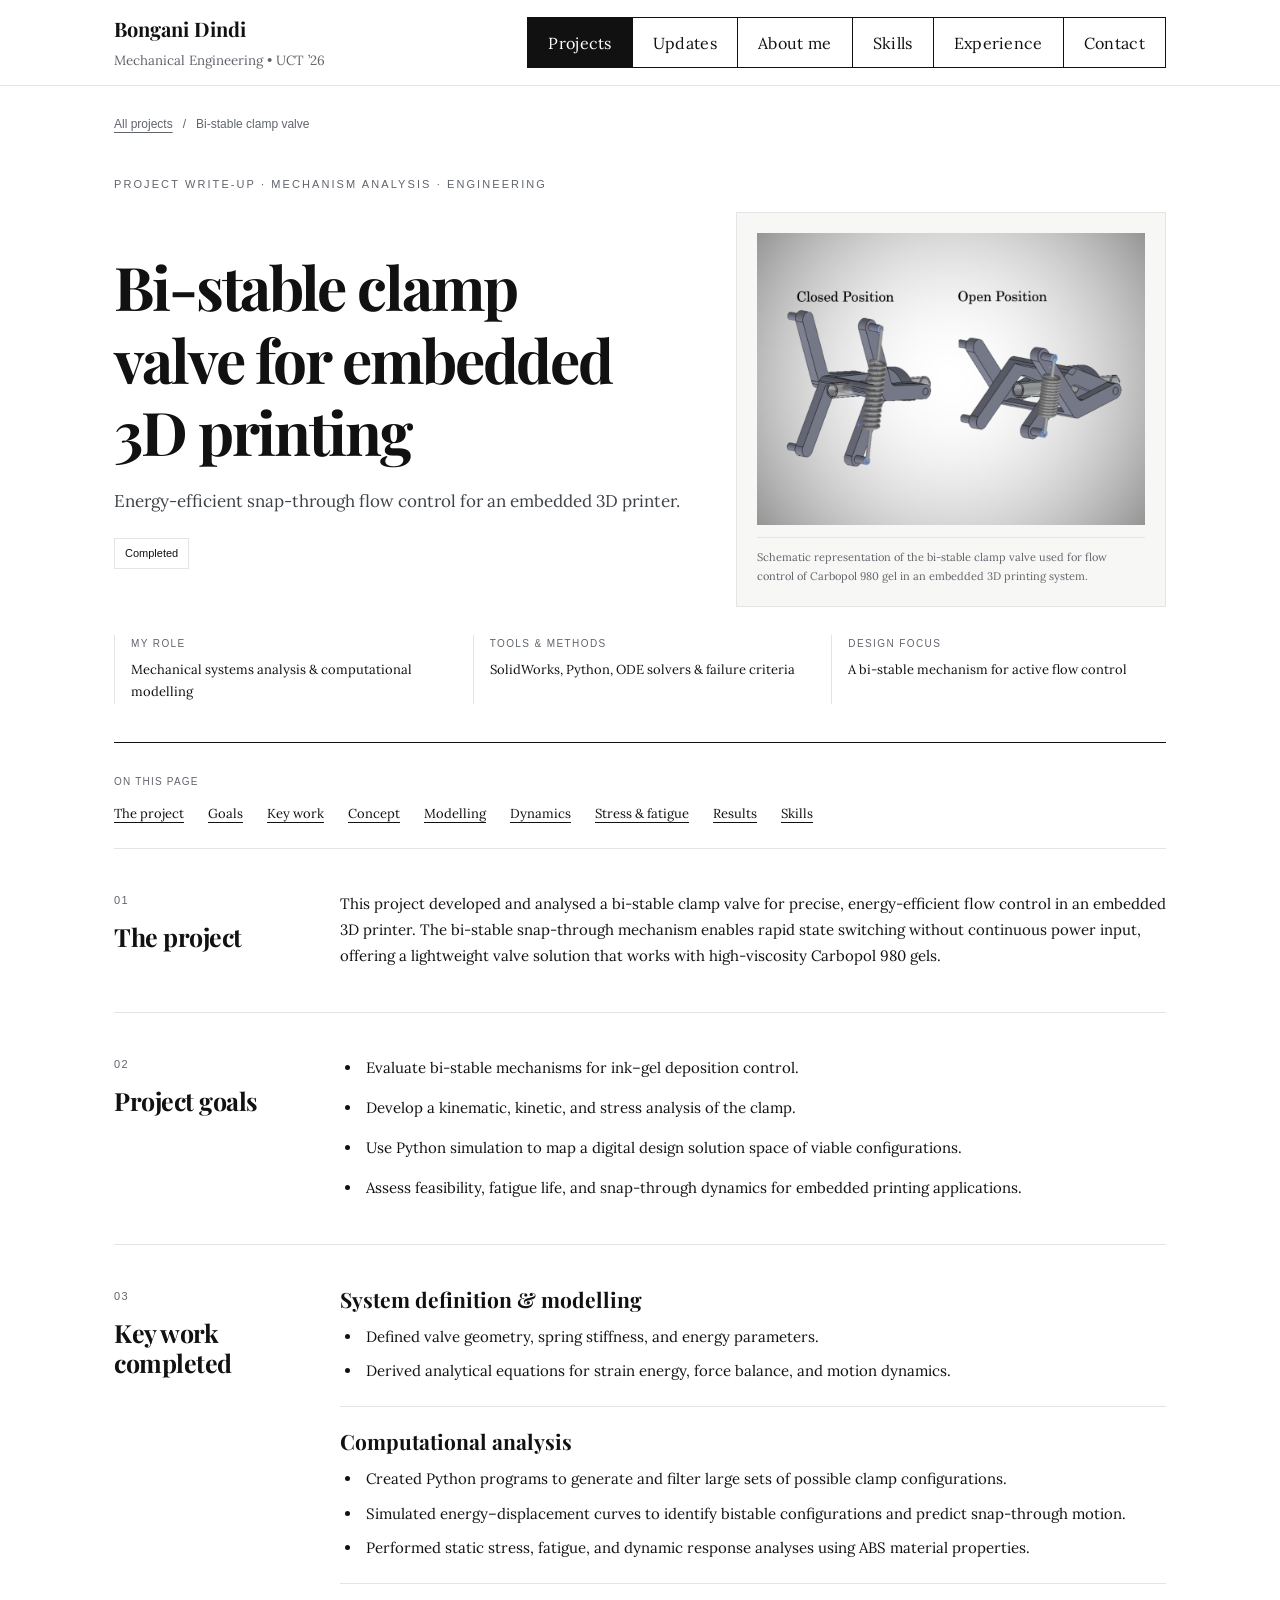
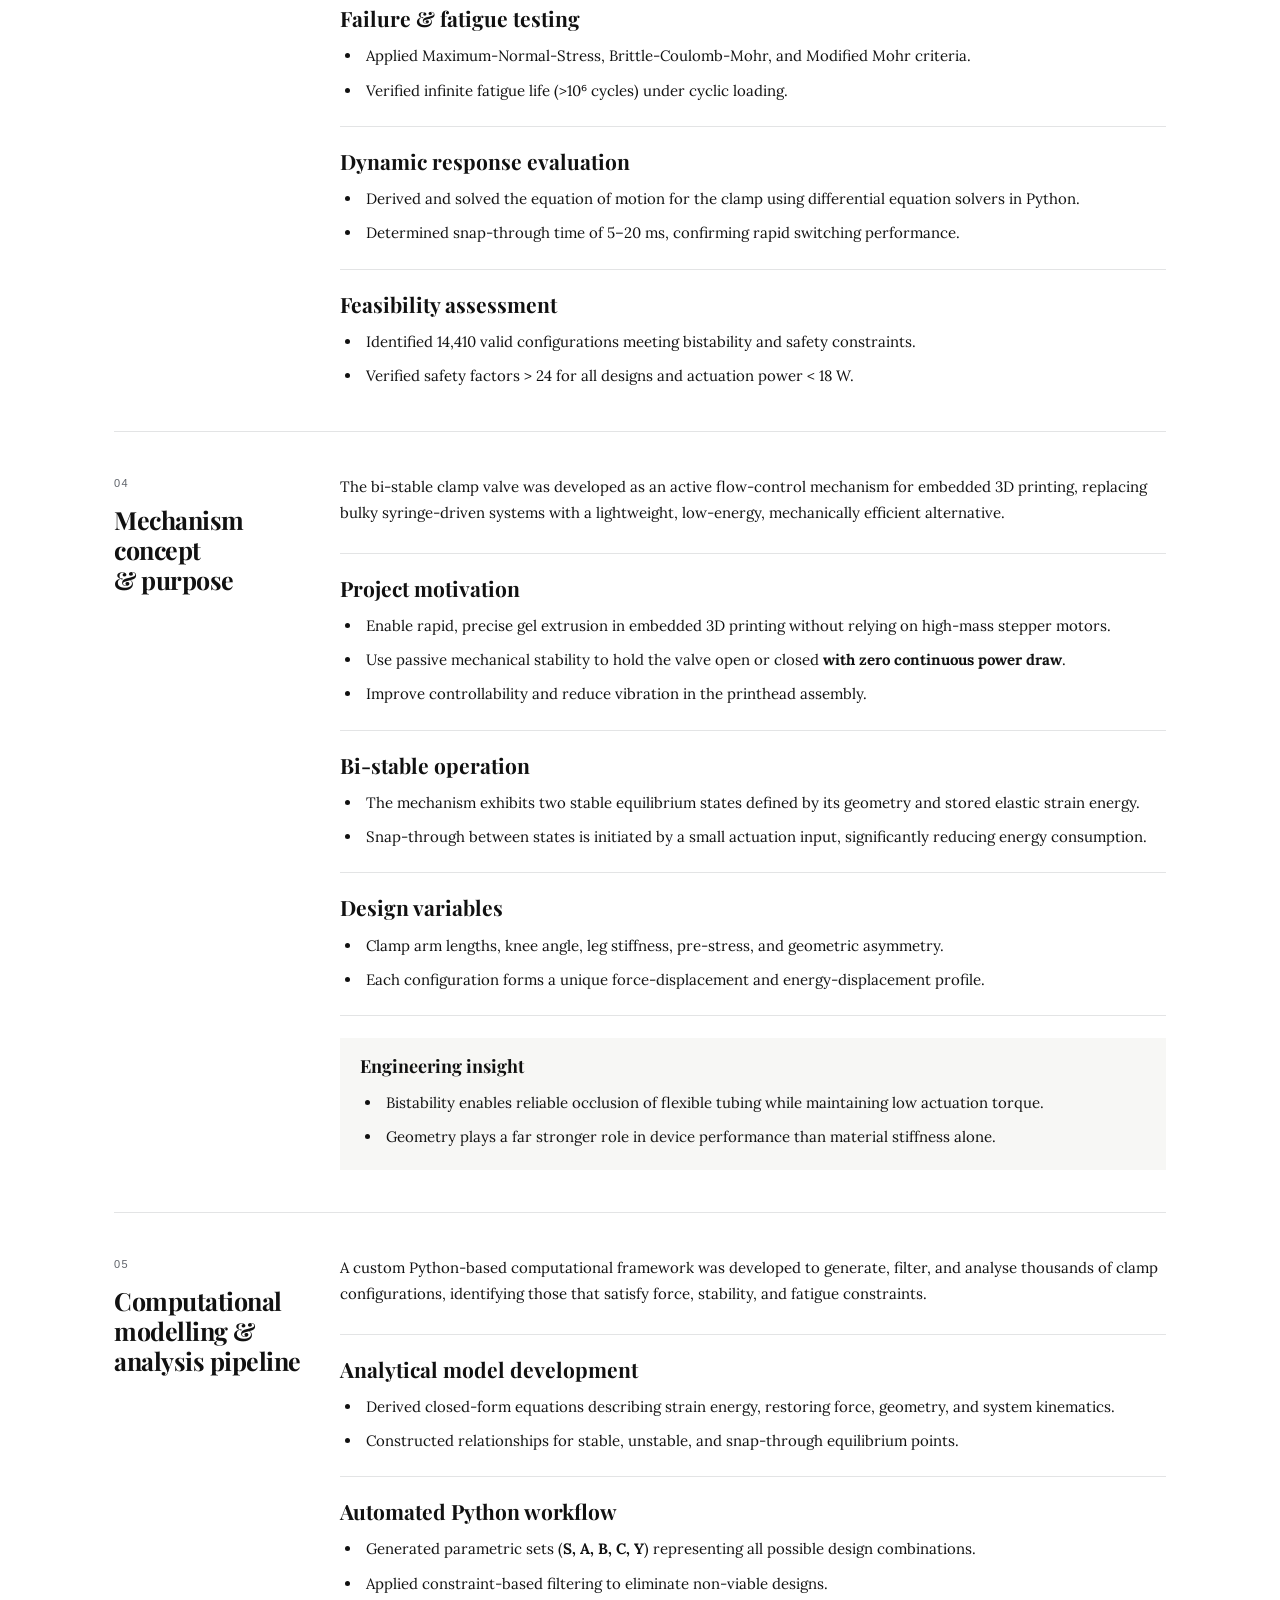
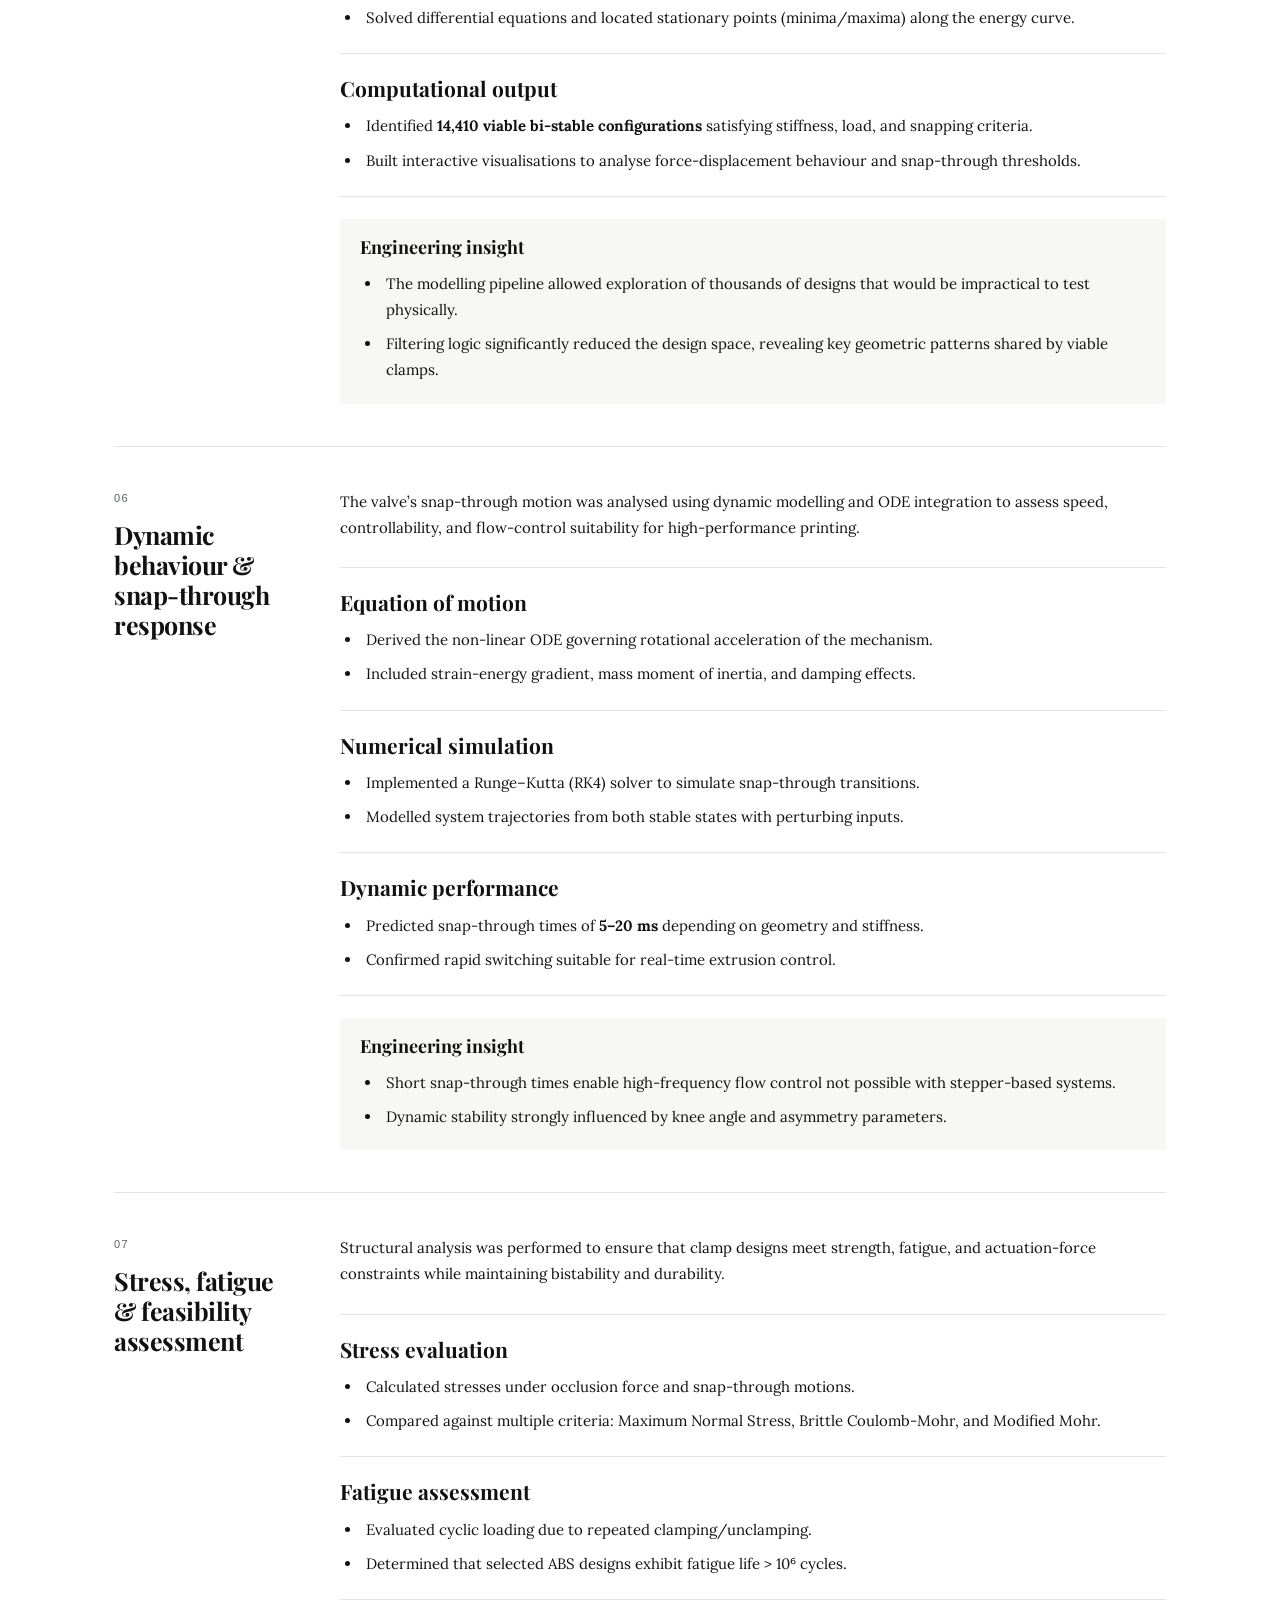
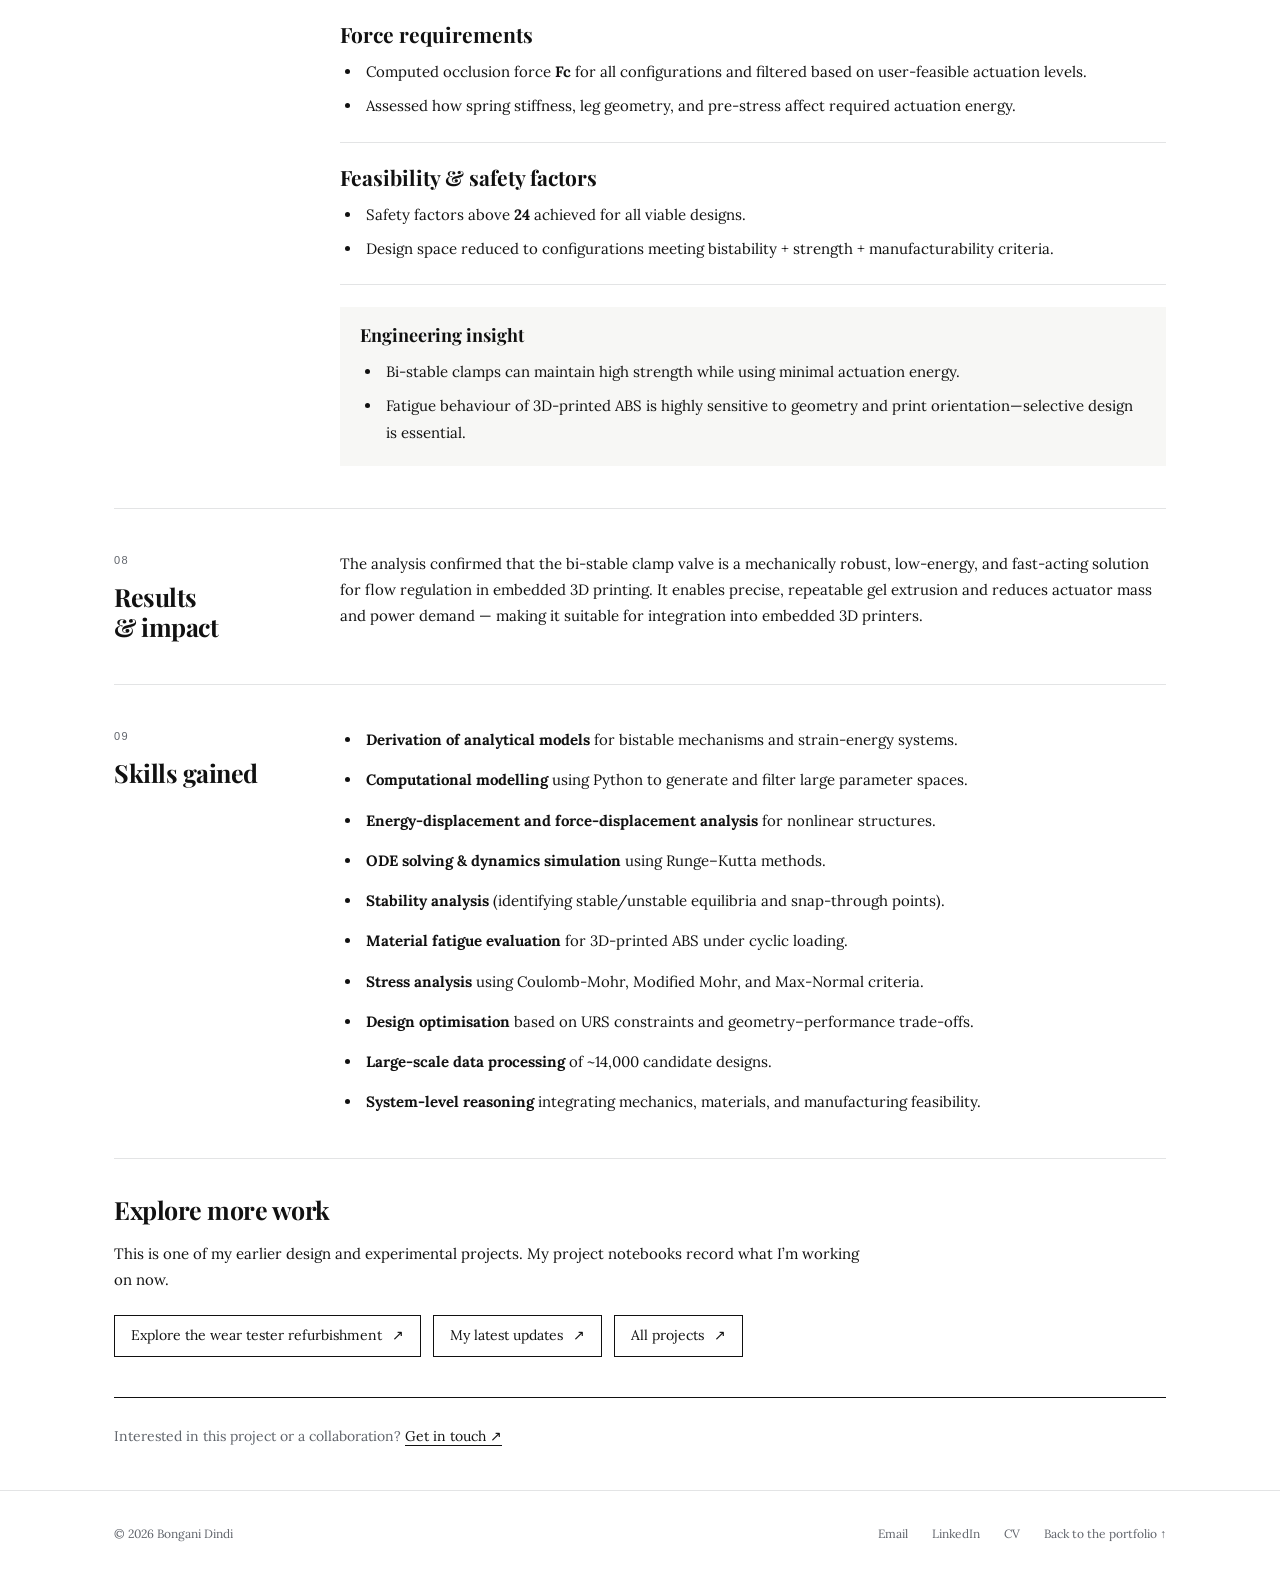
<file: projects/bi_stable_valve.html>
<!doctype html>
<html lang="en">
<head>
  <meta charset="utf-8">
  <meta name="viewport" content="width=device-width, initial-scale=1">
  <title>Bi-stable clamp valve for embedded 3D printing – Bongani Dindi</title>
  <meta name="description" content="Design and analysis of a bi-stable clamp valve for flow control in embedded 3D printing: overview, objectives, modelling and results.">
  <meta name="color-scheme" content="light">
  <meta name="theme-color" content="#ffffff">
  <meta property="og:type" content="website">
  <meta property="og:title" content="Bi-stable clamp valve for embedded 3D printing – Bongani Dindi">
  <meta property="og:description" content="Energy-efficient snap-through flow control for an embedded 3D printer.">
  <meta property="og:url" content="https://bongani-dindi.github.io/projects/bi_stable_valve.html">
  <meta property="og:image" content="https://bongani-dindi.github.io/images/bi-stable-valve-positions.jpeg">
  <link rel="icon" href="../favicon.svg" type="image/svg+xml">
  <link rel="preconnect" href="https://fonts.googleapis.com">
  <link rel="preconnect" href="https://fonts.gstatic.com" crossorigin>
  <link href="https://fonts.googleapis.com/css2?family=Lora:wght@400;600&amp;family=Playfair+Display:wght@600;700&amp;display=swap" rel="stylesheet">
  <link rel="stylesheet" href="../assets/site.css">
  <script src="../assets/site.js" defer></script>
</head>
<body>
  <a class="skip-link" href="#main">Skip to content</a>
  <header class="site-header">
    <div class="container">
      <nav class="site-nav" aria-label="Main navigation">
        <a class="brand" href="../index.html"><strong>Bongani Dindi</strong><br><small>Mechanical Engineering • UCT ’26</small></a>
        <div class="nav-links">
          <a href="../index.html#projects" aria-current="true">Projects</a>
          <a href="../updates.html">Updates</a>
          <a href="../about.html">About me</a>
          <a href="../index.html#skills">Skills</a>
          <a href="../index.html#experience">Experience</a>
          <a href="../index.html#contact">Contact</a>
        </div>
      </nav>
    </div>
  </header>

  <main class="container" id="main" tabindex="-1">
    <nav class="breadcrumb" aria-label="Breadcrumb"><a href="../index.html#projects">All projects</a><span aria-hidden="true">/</span><span aria-current="page">Bi-stable clamp valve</span></nav>
    <section class="hero" aria-labelledby="page-title">
      <p class="eyebrow">Project write-up · Mechanism analysis · Engineering</p>
      <div class="hero-grid">
        <div>
          <h1 id="page-title">Bi-stable clamp valve for embedded 3D printing</h1>
          <p class="lead">Energy-efficient snap-through flow control for an embedded 3D printer.</p>
          <span class="status">Completed</span>
        </div>
        <figure>
          <a href="../images/bi-stable-valve-positions.jpeg" target="_blank" rel="noopener" aria-label="Open the bi-stable clamp valve schematic at full size in a new tab"><img src="../images/bi-stable-valve-positions.jpeg" width="960" height="720" alt="CAD views of the bi-stable clamp valve in its closed and open positions" decoding="async" fetchpriority="high"></a>
          <figcaption>Schematic representation of the bi-stable clamp valve used for flow control of Carbopol 980 gel in an embedded 3D printing system.</figcaption>
        </figure>
      </div>
      <dl class="project-facts">
        <div><dt>My role</dt><dd>Mechanical systems analysis &amp; computational modelling</dd></div>
        <div><dt>Tools &amp; methods</dt><dd>SolidWorks, Python, ODE solvers &amp; failure criteria</dd></div>
        <div><dt>Design focus</dt><dd>A bi-stable mechanism for active flow control</dd></div>
      </dl>
    </section>

    <nav class="contents" aria-label="On this page">
      <span class="meta-label">On this page</span>
      <ul>
        <li><a href="#overview">The project</a></li>
        <li><a href="#goals">Goals</a></li>
        <li><a href="#key-work">Key work</a></li>
        <li><a href="#concept">Concept</a></li>
        <li><a href="#modelling">Modelling</a></li>
        <li><a href="#dynamics">Dynamics</a></li>
        <li><a href="#structure">Stress &amp; fatigue</a></li>
        <li><a href="#results">Results</a></li>
        <li><a href="#skills">Skills</a></li>
      </ul>
    </nav>

    <section class="chapter" id="overview" aria-labelledby="overview-title">
      <div class="chapter-heading"><span class="section-number" aria-hidden="true">01</span><h2 id="overview-title">The project</h2></div>
      <div class="chapter-body">
        <p>This project developed and analysed a bi-stable clamp valve for precise, energy-efficient flow control in an embedded 3D printer. The bi-stable snap-through mechanism enables rapid state switching without continuous power input, offering a lightweight valve solution that works with high-viscosity Carbopol 980 gels.</p>
      </div>
    </section>

    <section class="chapter" id="goals" aria-labelledby="goals-title">
      <div class="chapter-heading"><span class="section-number" aria-hidden="true">02</span><h2 id="goals-title">Project goals</h2></div>
      <div class="chapter-body">
        <ul>
          <li>Evaluate bi-stable mechanisms for ink–gel deposition control.</li>
          <li>Develop a kinematic, kinetic, and stress analysis of the clamp.</li>
          <li>Use Python simulation to map a digital design solution space of viable configurations.</li>
          <li>Assess feasibility, fatigue life, and snap-through dynamics for embedded printing applications.</li>
        </ul>
      </div>
    </section>

    <section class="chapter" id="key-work" aria-labelledby="key-work-title">
      <div class="chapter-heading"><span class="section-number" aria-hidden="true">03</span><h2 id="key-work-title">Key work completed</h2></div>
      <div class="chapter-body">
        <article class="learning-item">
          <h3>System definition &amp; modelling</h3>
          <ul>
            <li>Defined valve geometry, spring stiffness, and energy parameters.</li>
            <li>Derived analytical equations for strain energy, force balance, and motion dynamics.</li>
          </ul>
        </article>
        <article class="learning-item">
          <h3>Computational analysis</h3>
          <ul>
            <li>Created Python programs to generate and filter large sets of possible clamp configurations.</li>
            <li>Simulated energy–displacement curves to identify bistable configurations and predict snap-through motion.</li>
            <li>Performed static stress, fatigue, and dynamic response analyses using ABS material properties.</li>
          </ul>
        </article>
        <article class="learning-item">
          <h3>Failure &amp; fatigue testing</h3>
          <ul>
            <li>Applied Maximum-Normal-Stress, Brittle-Coulomb-Mohr, and Modified Mohr criteria.</li>
            <li>Verified infinite fatigue life (&gt;10⁶ cycles) under cyclic loading.</li>
          </ul>
        </article>
        <article class="learning-item">
          <h3>Dynamic response evaluation</h3>
          <ul>
            <li>Derived and solved the equation of motion for the clamp using differential equation solvers in Python.</li>
            <li>Determined snap-through time of 5–20 ms, confirming rapid switching performance.</li>
          </ul>
        </article>
        <article class="learning-item">
          <h3>Feasibility assessment</h3>
          <ul>
            <li>Identified 14,410 valid configurations meeting bistability and safety constraints.</li>
            <li>Verified safety factors &gt; 24 for all designs and actuation power &lt; 18 W.</li>
          </ul>
        </article>
      </div>
    </section>

    <section class="chapter" id="concept" aria-labelledby="concept-title">
      <div class="chapter-heading"><span class="section-number" aria-hidden="true">04</span><h2 id="concept-title">Mechanism concept &amp; purpose</h2></div>
      <div class="chapter-body">
        <p>The bi-stable clamp valve was developed as an active flow-control mechanism for embedded 3D printing, replacing bulky syringe-driven systems with a lightweight, low-energy, mechanically efficient alternative.</p>
        <article class="learning-item">
          <h3>Project motivation</h3>
          <ul>
            <li>Enable rapid, precise gel extrusion in embedded 3D printing without relying on high-mass stepper motors.</li>
            <li>Use passive mechanical stability to hold the valve open or closed <strong>with zero continuous power draw</strong>.</li>
            <li>Improve controllability and reduce vibration in the printhead assembly.</li>
          </ul>
        </article>
        <article class="learning-item">
          <h3>Bi-stable operation</h3>
          <ul>
            <li>The mechanism exhibits two stable equilibrium states defined by its geometry and stored elastic strain energy.</li>
            <li>Snap-through between states is initiated by a small actuation input, significantly reducing energy consumption.</li>
          </ul>
        </article>
        <article class="learning-item">
          <h3>Design variables</h3>
          <ul>
            <li>Clamp arm lengths, knee angle, leg stiffness, pre-stress, and geometric asymmetry.</li>
            <li>Each configuration forms a unique force-displacement and energy-displacement profile.</li>
          </ul>
        </article>
        <article class="learning-item is-insight">
          <h3>Engineering insight</h3>
          <ul>
            <li>Bistability enables reliable occlusion of flexible tubing while maintaining low actuation torque.</li>
            <li>Geometry plays a far stronger role in device performance than material stiffness alone.</li>
          </ul>
        </article>
      </div>
    </section>

    <section class="chapter" id="modelling" aria-labelledby="modelling-title">
      <div class="chapter-heading"><span class="section-number" aria-hidden="true">05</span><h2 id="modelling-title">Computational modelling &amp; analysis pipeline</h2></div>
      <div class="chapter-body">
        <p>A custom Python-based computational framework was developed to generate, filter, and analyse thousands of clamp configurations, identifying those that satisfy force, stability, and fatigue constraints.</p>
        <article class="learning-item">
          <h3>Analytical model development</h3>
          <ul>
            <li>Derived closed-form equations describing strain energy, restoring force, geometry, and system kinematics.</li>
            <li>Constructed relationships for stable, unstable, and snap-through equilibrium points.</li>
          </ul>
        </article>
        <article class="learning-item">
          <h3>Automated Python workflow</h3>
          <ul>
            <li>Generated parametric sets (<strong>S, A, B, C, Y</strong>) representing all possible design combinations.</li>
            <li>Applied constraint-based filtering to eliminate non-viable designs.</li>
            <li>Solved differential equations and located stationary points (minima/maxima) along the energy curve.</li>
          </ul>
        </article>
        <article class="learning-item">
          <h3>Computational output</h3>
          <ul>
            <li>Identified <strong>14,410 viable bi-stable configurations</strong> satisfying stiffness, load, and snapping criteria.</li>
            <li>Built interactive visualisations to analyse force-displacement behaviour and snap-through thresholds.</li>
          </ul>
        </article>
        <article class="learning-item is-insight">
          <h3>Engineering insight</h3>
          <ul>
            <li>The modelling pipeline allowed exploration of thousands of designs that would be impractical to test physically.</li>
            <li>Filtering logic significantly reduced the design space, revealing key geometric patterns shared by viable clamps.</li>
          </ul>
        </article>
      </div>
    </section>

    <section class="chapter" id="dynamics" aria-labelledby="dynamics-title">
      <div class="chapter-heading"><span class="section-number" aria-hidden="true">06</span><h2 id="dynamics-title">Dynamic behaviour &amp; snap-through response</h2></div>
      <div class="chapter-body">
        <p>The valve’s snap-through motion was analysed using dynamic modelling and ODE integration to assess speed, controllability, and flow-control suitability for high-performance printing.</p>
        <article class="learning-item">
          <h3>Equation of motion</h3>
          <ul>
            <li>Derived the non-linear ODE governing rotational acceleration of the mechanism.</li>
            <li>Included strain-energy gradient, mass moment of inertia, and damping effects.</li>
          </ul>
        </article>
        <article class="learning-item">
          <h3>Numerical simulation</h3>
          <ul>
            <li>Implemented a Runge–Kutta (RK4) solver to simulate snap-through transitions.</li>
            <li>Modelled system trajectories from both stable states with perturbing inputs.</li>
          </ul>
        </article>
        <article class="learning-item">
          <h3>Dynamic performance</h3>
          <ul>
            <li>Predicted snap-through times of <strong>5–20 ms</strong> depending on geometry and stiffness.</li>
            <li>Confirmed rapid switching suitable for real-time extrusion control.</li>
          </ul>
        </article>
        <article class="learning-item is-insight">
          <h3>Engineering insight</h3>
          <ul>
            <li>Short snap-through times enable high-frequency flow control not possible with stepper-based systems.</li>
            <li>Dynamic stability strongly influenced by knee angle and asymmetry parameters.</li>
          </ul>
        </article>
      </div>
    </section>

    <section class="chapter" id="structure" aria-labelledby="structure-title">
      <div class="chapter-heading"><span class="section-number" aria-hidden="true">07</span><h2 id="structure-title">Stress, fatigue &amp; feasibility assessment</h2></div>
      <div class="chapter-body">
        <p>Structural analysis was performed to ensure that clamp designs meet strength, fatigue, and actuation-force constraints while maintaining bistability and durability.</p>
        <article class="learning-item">
          <h3>Stress evaluation</h3>
          <ul>
            <li>Calculated stresses under occlusion force and snap-through motions.</li>
            <li>Compared against multiple criteria: Maximum Normal Stress, Brittle Coulomb-Mohr, and Modified Mohr.</li>
          </ul>
        </article>
        <article class="learning-item">
          <h3>Fatigue assessment</h3>
          <ul>
            <li>Evaluated cyclic loading due to repeated clamping/unclamping.</li>
            <li>Determined that selected ABS designs exhibit fatigue life &gt; 10⁶ cycles.</li>
          </ul>
        </article>
        <article class="learning-item">
          <h3>Force requirements</h3>
          <ul>
            <li>Computed occlusion force <strong>Fc</strong> for all configurations and filtered based on user-feasible actuation levels.</li>
            <li>Assessed how spring stiffness, leg geometry, and pre-stress affect required actuation energy.</li>
          </ul>
        </article>
        <article class="learning-item">
          <h3>Feasibility &amp; safety factors</h3>
          <ul>
            <li>Safety factors above <strong>24</strong> achieved for all viable designs.</li>
            <li>Design space reduced to configurations meeting bistability + strength + manufacturability criteria.</li>
          </ul>
        </article>
        <article class="learning-item is-insight">
          <h3>Engineering insight</h3>
          <ul>
            <li>Bi-stable clamps can maintain high strength while using minimal actuation energy.</li>
            <li>Fatigue behaviour of 3D-printed ABS is highly sensitive to geometry and print orientation—selective design is essential.</li>
          </ul>
        </article>
      </div>
    </section>

    <section class="chapter" id="results" aria-labelledby="results-title">
      <div class="chapter-heading"><span class="section-number" aria-hidden="true">08</span><h2 id="results-title">Results &amp; impact</h2></div>
      <div class="chapter-body">
        <p>The analysis confirmed that the bi-stable clamp valve is a mechanically robust, low-energy, and fast-acting solution for flow regulation in embedded 3D printing. It enables precise, repeatable gel extrusion and reduces actuator mass and power demand — making it suitable for integration into embedded 3D printers.</p>
      </div>
    </section>

    <section class="chapter" id="skills" aria-labelledby="skills-title">
      <div class="chapter-heading"><span class="section-number" aria-hidden="true">09</span><h2 id="skills-title">Skills gained</h2></div>
      <div class="chapter-body">
        <ul>
          <li><strong>Derivation of analytical models</strong> for bistable mechanisms and strain-energy systems.</li>
          <li><strong>Computational modelling</strong> using Python to generate and filter large parameter spaces.</li>
          <li><strong>Energy-displacement and force-displacement analysis</strong> for nonlinear structures.</li>
          <li><strong>ODE solving &amp; dynamics simulation</strong> using Runge–Kutta methods.</li>
          <li><strong>Stability analysis</strong> (identifying stable/unstable equilibria and snap-through points).</li>
          <li><strong>Material fatigue evaluation</strong> for 3D-printed ABS under cyclic loading.</li>
          <li><strong>Stress analysis</strong> using Coulomb-Mohr, Modified Mohr, and Max-Normal criteria.</li>
          <li><strong>Design optimisation</strong> based on URS constraints and geometry–performance trade-offs.</li>
          <li><strong>Large-scale data processing</strong> of ~14,000 candidate designs.</li>
          <li><strong>System-level reasoning</strong> integrating mechanics, materials, and manufacturing feasibility.</li>
        </ul>
      </div>
    </section>

    <section class="next-block" aria-labelledby="next-title">
      <h2 id="next-title">Explore more work</h2>
      <p>This is one of my earlier design and experimental projects. My project notebooks record what I’m working on now.</p>
      <div class="related"><a href="wear_tester.html">Explore the wear tester refurbishment <span aria-hidden="true">↗</span></a><a href="../updates.html">My latest updates <span aria-hidden="true">↗</span></a><a href="../index.html#projects">All projects <span aria-hidden="true">↗</span></a></div>
    </section>
    <p class="contact-note">Interested in this project or a collaboration? <a href="mailto:bongani14d@gmail.com">Get in touch ↗</a></p>
  </main>

  <footer class="site-footer">
    <div class="container footer-row">
      <p>© <span data-year>2026</span> Bongani Dindi</p>
      <ul class="footer-links">
        <li><a href="mailto:bongani14d@gmail.com">Email</a></li>
        <li><a href="https://www.linkedin.com/in/bongani-dindi14" target="_blank" rel="noopener noreferrer">LinkedIn</a></li>
        <li><a href="../BONGANI_DINDI_CV.pdf" download>CV</a></li>
        <li><a href="../index.html#projects">Back to the portfolio ↑</a></li>
      </ul>
    </div>
  </footer>
</body>
</html>
</file>
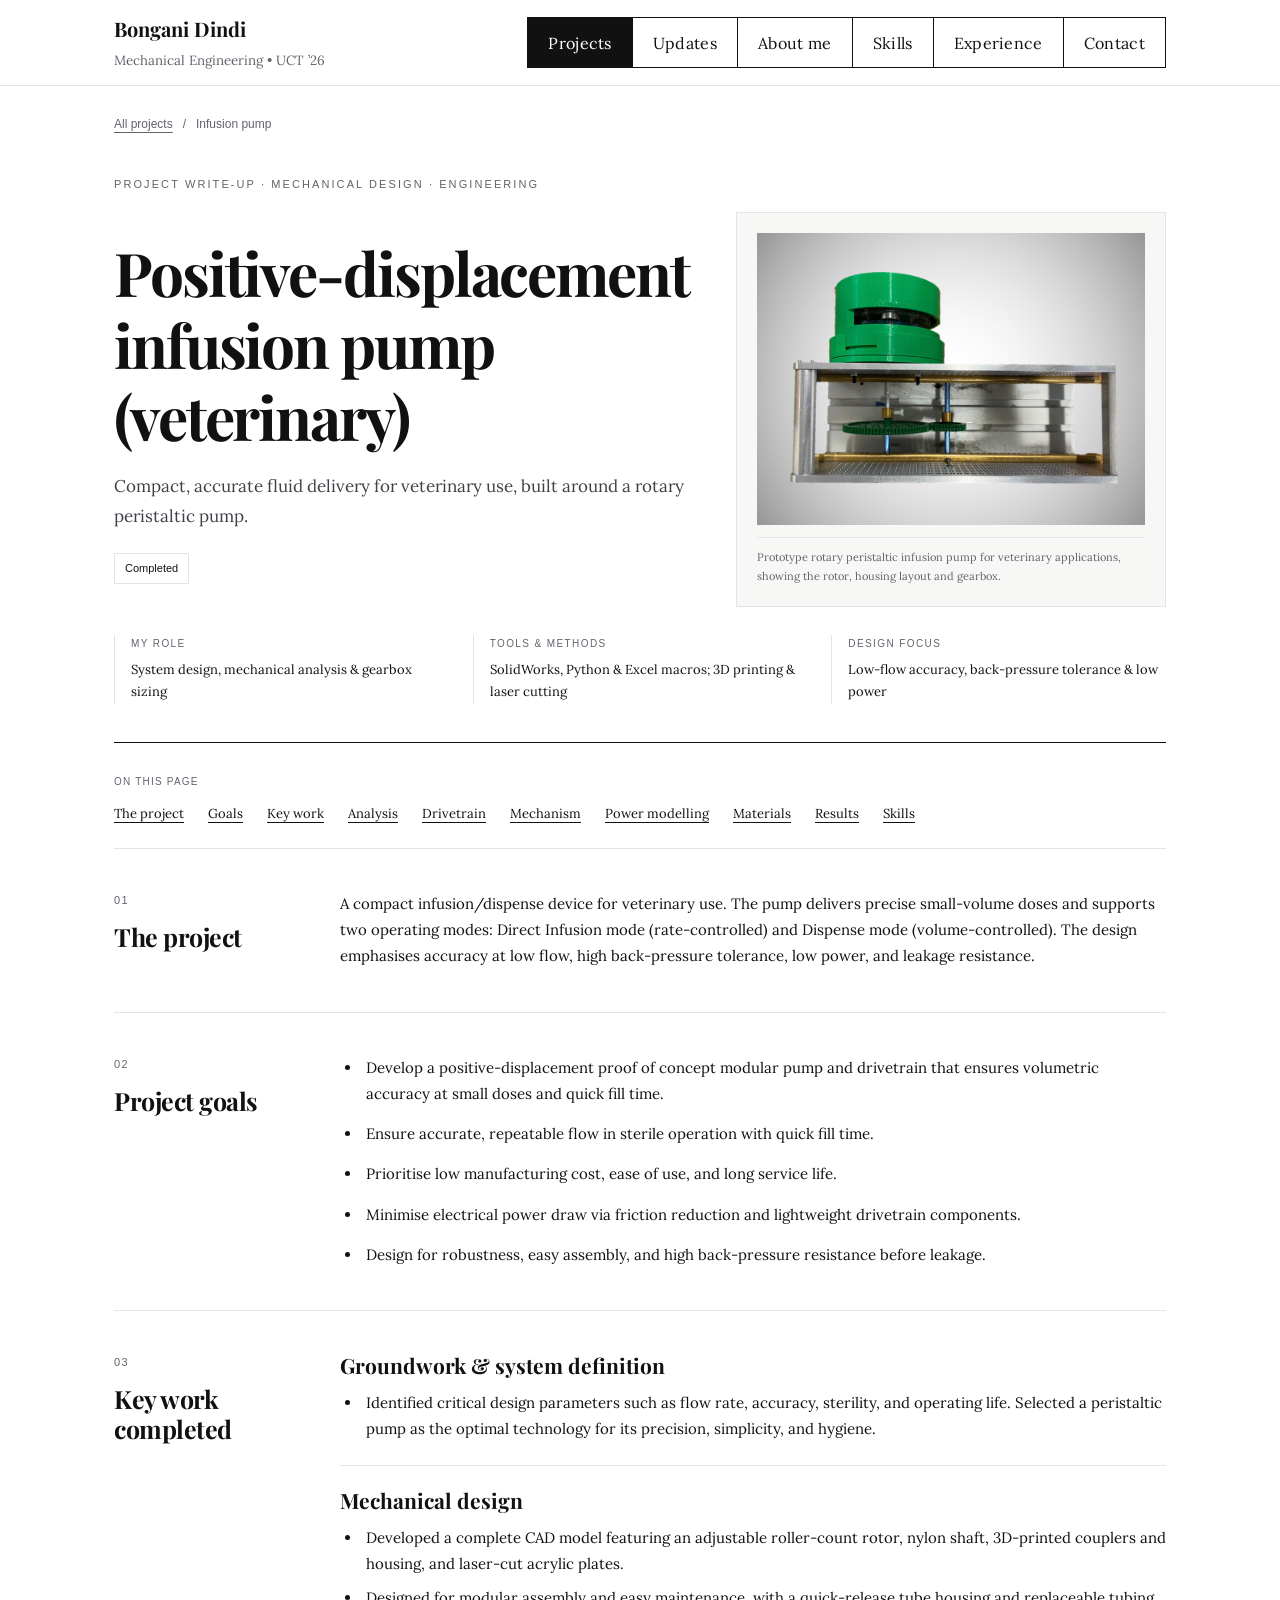
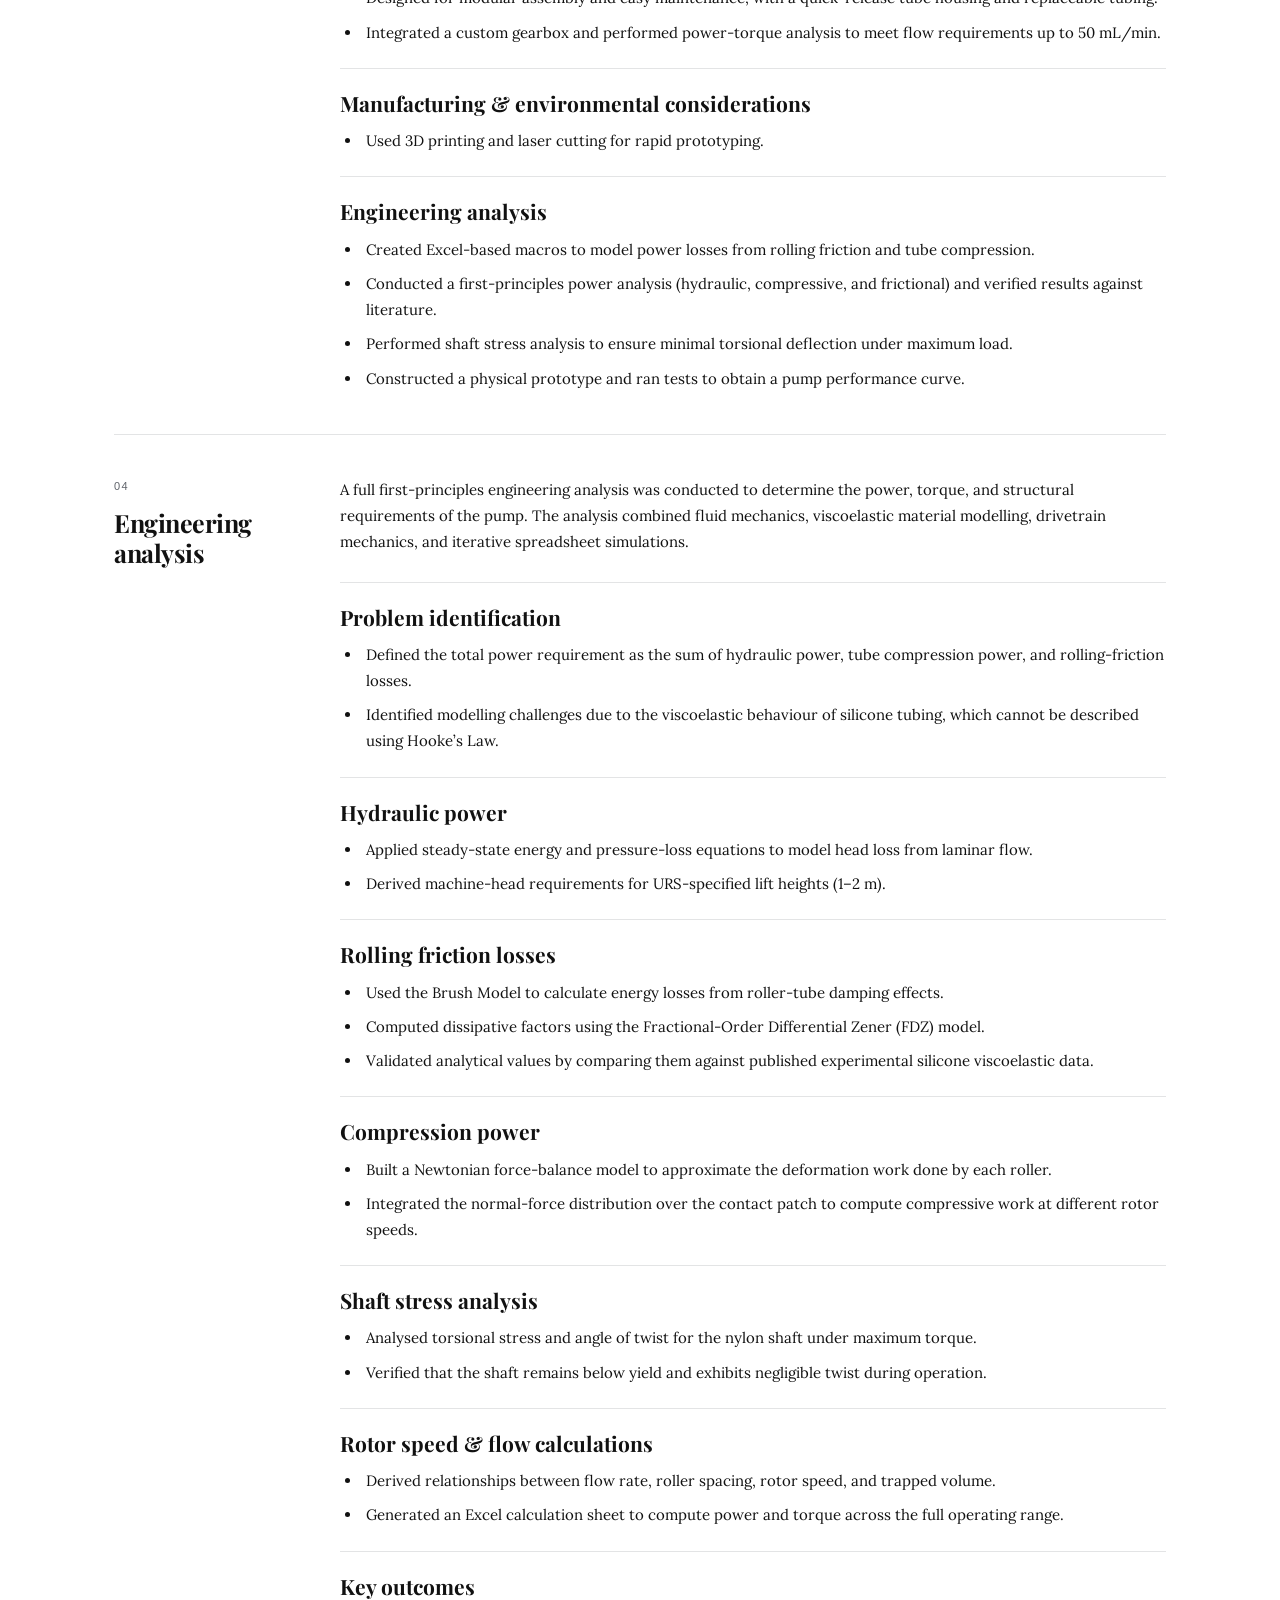
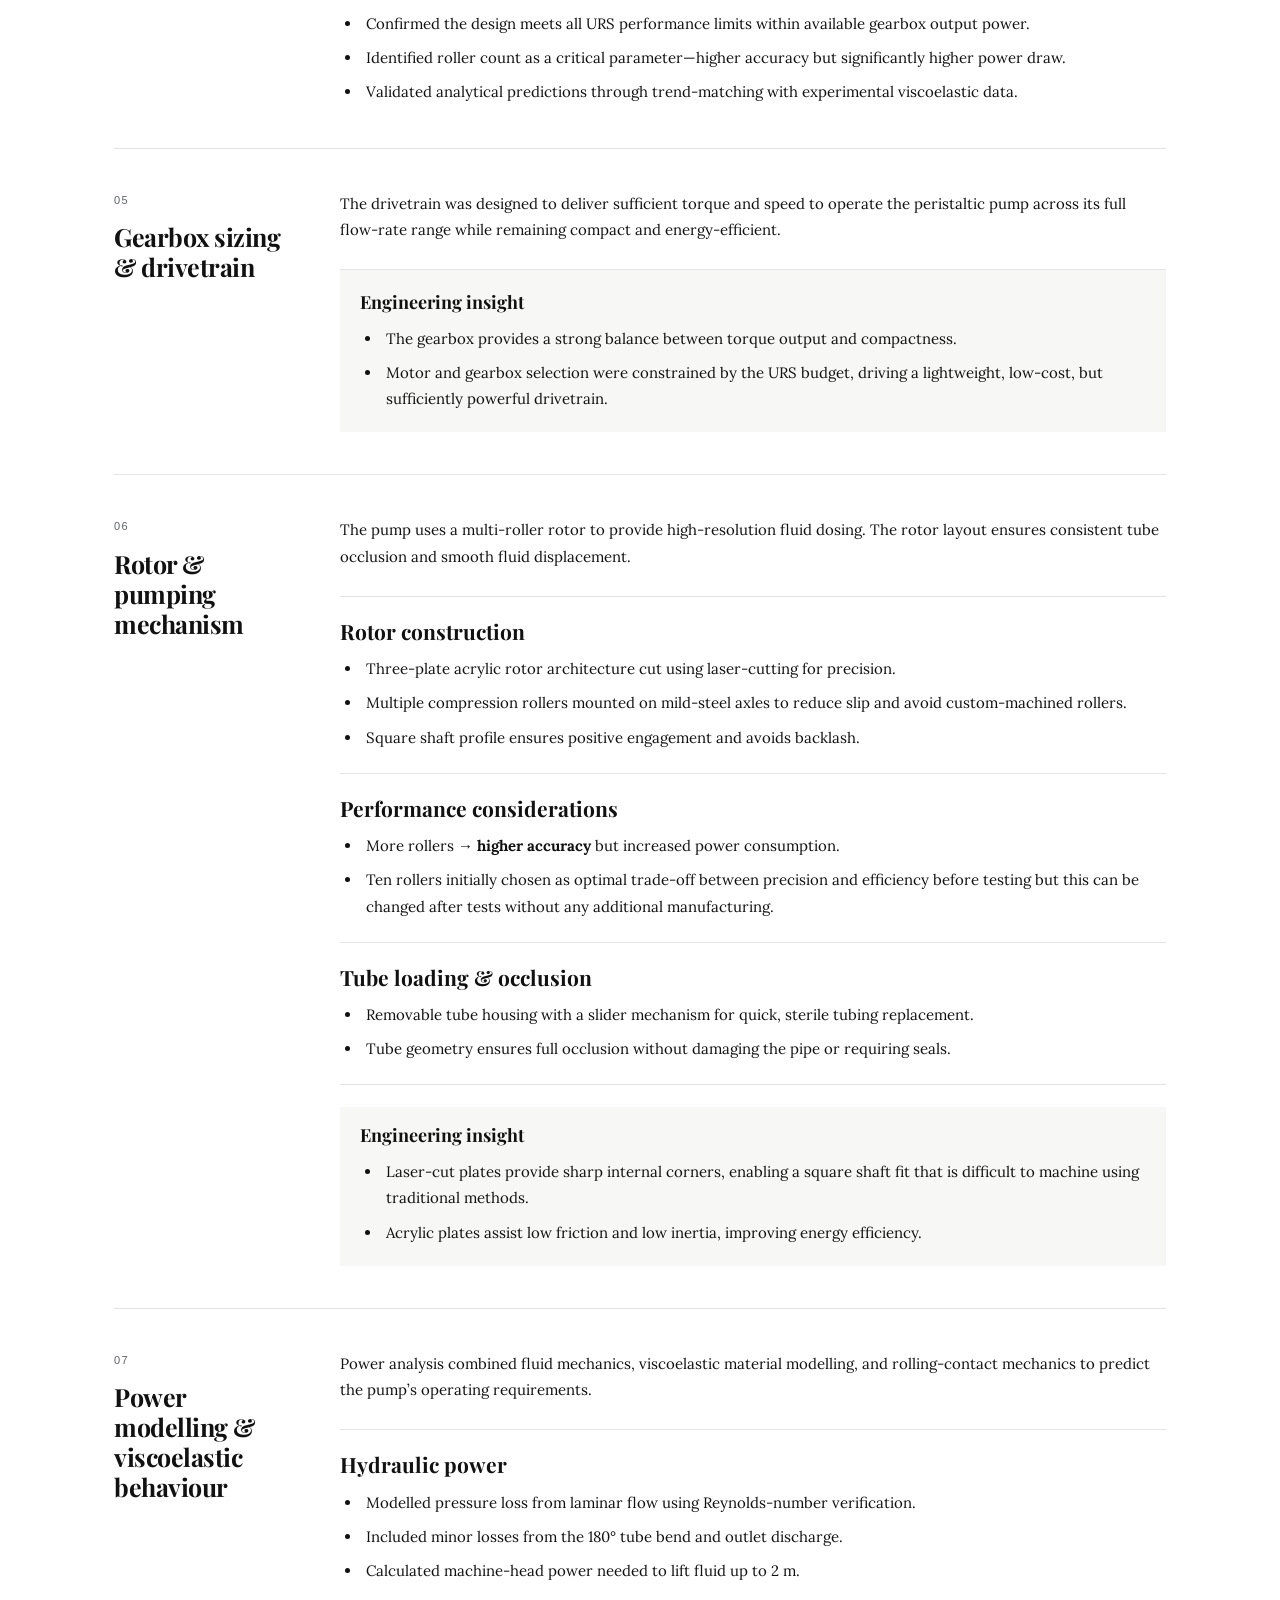
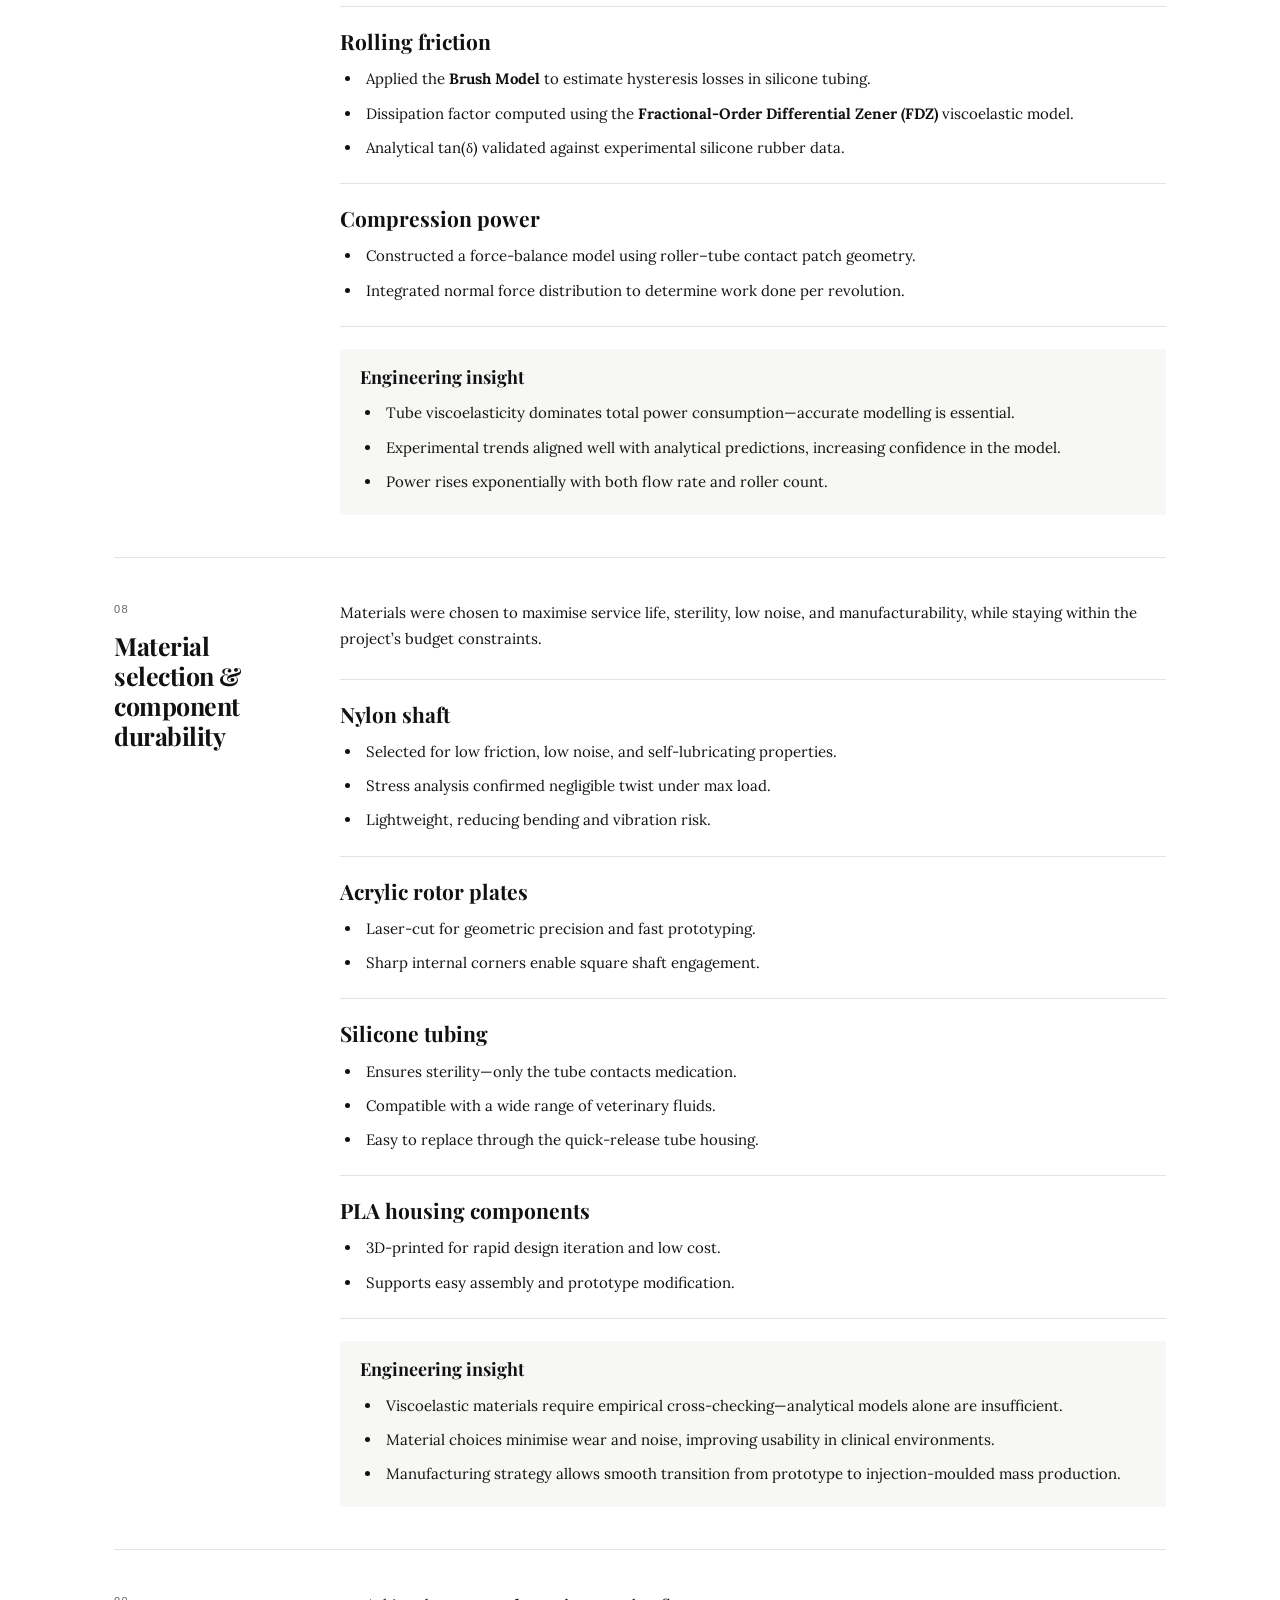
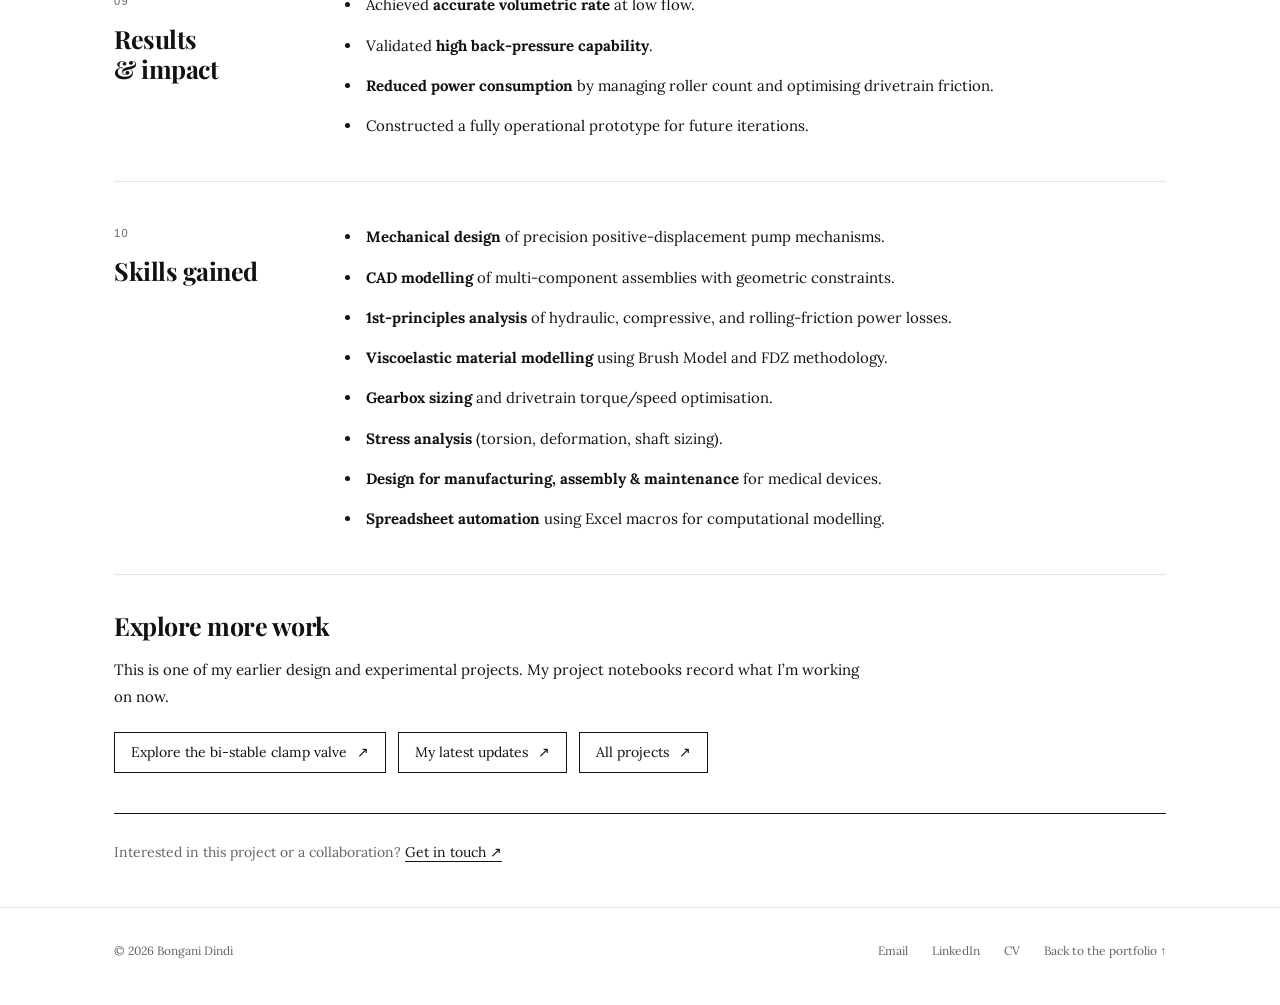
<file: projects/infusion_pump.html>
<!doctype html>
<html lang="en">
<head>
  <meta charset="utf-8">
  <meta name="viewport" content="width=device-width, initial-scale=1">
  <title>Positive-displacement infusion pump (veterinary) – Bongani Dindi</title>
  <meta name="description" content="A rotary peristaltic infusion pump for veterinary use: overview, objectives, technical work and results.">
  <meta name="color-scheme" content="light">
  <meta name="theme-color" content="#ffffff">
  <meta property="og:type" content="website">
  <meta property="og:title" content="Positive-displacement infusion pump (veterinary) – Bongani Dindi">
  <meta property="og:description" content="Compact, accurate fluid delivery for veterinary use, built around a rotary peristaltic pump.">
  <meta property="og:url" content="https://bongani-dindi.github.io/projects/infusion_pump.html">
  <meta property="og:image" content="https://bongani-dindi.github.io/images/infusion-pump-prototype.jpeg">
  <link rel="icon" href="../favicon.svg" type="image/svg+xml">
  <link rel="preconnect" href="https://fonts.googleapis.com">
  <link rel="preconnect" href="https://fonts.gstatic.com" crossorigin>
  <link href="https://fonts.googleapis.com/css2?family=Lora:wght@400;600&amp;family=Playfair+Display:wght@600;700&amp;display=swap" rel="stylesheet">
  <link rel="stylesheet" href="../assets/site.css">
  <script src="../assets/site.js" defer></script>
</head>
<body>
  <a class="skip-link" href="#main">Skip to content</a>
  <header class="site-header">
    <div class="container">
      <nav class="site-nav" aria-label="Main navigation">
        <a class="brand" href="../index.html"><strong>Bongani Dindi</strong><br><small>Mechanical Engineering • UCT ’26</small></a>
        <div class="nav-links">
          <a href="../index.html#projects" aria-current="true">Projects</a>
          <a href="../updates.html">Updates</a>
          <a href="../about.html">About me</a>
          <a href="../index.html#skills">Skills</a>
          <a href="../index.html#experience">Experience</a>
          <a href="../index.html#contact">Contact</a>
        </div>
      </nav>
    </div>
  </header>

  <main class="container" id="main" tabindex="-1">
    <nav class="breadcrumb" aria-label="Breadcrumb"><a href="../index.html#projects">All projects</a><span aria-hidden="true">/</span><span aria-current="page">Infusion pump</span></nav>
    <section class="hero" aria-labelledby="page-title">
      <p class="eyebrow">Project write-up · Mechanical design · Engineering</p>
      <div class="hero-grid">
        <div>
          <h1 id="page-title">Positive-displacement infusion pump (veterinary)</h1>
          <p class="lead">Compact, accurate fluid delivery for veterinary use, built around a rotary peristaltic pump.</p>
          <span class="status">Completed</span>
        </div>
        <figure>
          <a href="../images/infusion-pump-prototype.jpeg" target="_blank" rel="noopener" aria-label="Open the infusion pump prototype photo at full size in a new tab"><img src="../images/infusion-pump-prototype.jpeg" width="960" height="720" alt="Prototype rotary peristaltic infusion pump with a green 3D-printed rotor housing mounted above its gearbox" decoding="async" fetchpriority="high"></a>
          <figcaption>Prototype rotary peristaltic infusion pump for veterinary applications, showing the rotor, housing layout and gearbox.</figcaption>
        </figure>
      </div>
      <dl class="project-facts">
        <div><dt>My role</dt><dd>System design, mechanical analysis &amp; gearbox sizing</dd></div>
        <div><dt>Tools &amp; methods</dt><dd>SolidWorks, Python &amp; Excel macros; 3D printing &amp; laser cutting</dd></div>
        <div><dt>Design focus</dt><dd>Low-flow accuracy, back-pressure tolerance &amp; low power</dd></div>
      </dl>
    </section>

    <nav class="contents" aria-label="On this page">
      <span class="meta-label">On this page</span>
      <ul>
        <li><a href="#overview">The project</a></li>
        <li><a href="#goals">Goals</a></li>
        <li><a href="#key-work">Key work</a></li>
        <li><a href="#analysis">Analysis</a></li>
        <li><a href="#drivetrain">Drivetrain</a></li>
        <li><a href="#mechanism">Mechanism</a></li>
        <li><a href="#power">Power modelling</a></li>
        <li><a href="#materials">Materials</a></li>
        <li><a href="#results">Results</a></li>
        <li><a href="#skills">Skills</a></li>
      </ul>
    </nav>

    <section class="chapter" id="overview" aria-labelledby="overview-title">
      <div class="chapter-heading"><span class="section-number" aria-hidden="true">01</span><h2 id="overview-title">The project</h2></div>
      <div class="chapter-body">
        <p>A compact infusion/dispense device for veterinary use. The pump delivers precise small-volume doses and supports two operating modes: Direct Infusion mode (rate-controlled) and Dispense mode (volume-controlled). The design emphasises accuracy at low flow, high back-pressure tolerance, low power, and leakage resistance.</p>
      </div>
    </section>

    <section class="chapter" id="goals" aria-labelledby="goals-title">
      <div class="chapter-heading"><span class="section-number" aria-hidden="true">02</span><h2 id="goals-title">Project goals</h2></div>
      <div class="chapter-body">
        <ul>
          <li>Develop a positive-displacement proof of concept modular pump and drivetrain that ensures volumetric accuracy at small doses and quick fill time.</li>
          <li>Ensure accurate, repeatable flow in sterile operation with quick fill time.</li>
          <li>Prioritise low manufacturing cost, ease of use, and long service life.</li>
          <li>Minimise electrical power draw via friction reduction and lightweight drivetrain components.</li>
          <li>Design for robustness, easy assembly, and high back-pressure resistance before leakage.</li>
        </ul>
      </div>
    </section>

    <section class="chapter" id="key-work" aria-labelledby="key-work-title">
      <div class="chapter-heading"><span class="section-number" aria-hidden="true">03</span><h2 id="key-work-title">Key work completed</h2></div>
      <div class="chapter-body">
        <article class="learning-item">
          <h3>Groundwork &amp; system definition</h3>
          <ul>
            <li>Identified critical design parameters such as flow rate, accuracy, sterility, and operating life. Selected a peristaltic pump as the optimal technology for its precision, simplicity, and hygiene.</li>
          </ul>
        </article>
        <article class="learning-item">
          <h3>Mechanical design</h3>
          <ul>
            <li>Developed a complete CAD model featuring an adjustable roller-count rotor, nylon shaft, 3D-printed couplers and housing, and laser-cut acrylic plates.</li>
            <li>Designed for modular assembly and easy maintenance, with a quick-release tube housing and replaceable tubing.</li>
            <li>Integrated a custom gearbox and performed power-torque analysis to meet flow requirements up to 50 mL/min.</li>
          </ul>
        </article>
        <article class="learning-item">
          <h3>Manufacturing &amp; environmental considerations</h3>
          <ul>
            <li>Used 3D printing and laser cutting for rapid prototyping.</li>
          </ul>
        </article>
        <article class="learning-item">
          <h3>Engineering analysis</h3>
          <ul>
            <li>Created Excel-based macros to model power losses from rolling friction and tube compression.</li>
            <li>Conducted a first-principles power analysis (hydraulic, compressive, and frictional) and verified results against literature.</li>
            <li>Performed shaft stress analysis to ensure minimal torsional deflection under maximum load.</li>
            <li>Constructed a physical prototype and ran tests to obtain a pump performance curve.</li>
          </ul>
        </article>
      </div>
    </section>

    <section class="chapter" id="analysis" aria-labelledby="analysis-title">
      <div class="chapter-heading"><span class="section-number" aria-hidden="true">04</span><h2 id="analysis-title">Engineering analysis</h2></div>
      <div class="chapter-body">
        <p>A full first-principles engineering analysis was conducted to determine the power, torque, and structural requirements of the pump. The analysis combined fluid mechanics, viscoelastic material modelling, drivetrain mechanics, and iterative spreadsheet simulations.</p>
        <article class="learning-item">
          <h3>Problem identification</h3>
          <ul>
            <li>Defined the total power requirement as the sum of hydraulic power, tube compression power, and rolling-friction losses.</li>
            <li>Identified modelling challenges due to the viscoelastic behaviour of silicone tubing, which cannot be described using Hooke’s Law.</li>
          </ul>
        </article>
        <article class="learning-item">
          <h3>Hydraulic power</h3>
          <ul>
            <li>Applied steady-state energy and pressure-loss equations to model head loss from laminar flow.</li>
            <li>Derived machine-head requirements for URS-specified lift heights (1–2 m).</li>
          </ul>
        </article>
        <article class="learning-item">
          <h3>Rolling friction losses</h3>
          <ul>
            <li>Used the Brush Model to calculate energy losses from roller-tube damping effects.</li>
            <li>Computed dissipative factors using the Fractional-Order Differential Zener (FDZ) model.</li>
            <li>Validated analytical values by comparing them against published experimental silicone viscoelastic data.</li>
          </ul>
        </article>
        <article class="learning-item">
          <h3>Compression power</h3>
          <ul>
            <li>Built a Newtonian force-balance model to approximate the deformation work done by each roller.</li>
            <li>Integrated the normal-force distribution over the contact patch to compute compressive work at different rotor speeds.</li>
          </ul>
        </article>
        <article class="learning-item">
          <h3>Shaft stress analysis</h3>
          <ul>
            <li>Analysed torsional stress and angle of twist for the nylon shaft under maximum torque.</li>
            <li>Verified that the shaft remains below yield and exhibits negligible twist during operation.</li>
          </ul>
        </article>
        <article class="learning-item">
          <h3>Rotor speed &amp; flow calculations</h3>
          <ul>
            <li>Derived relationships between flow rate, roller spacing, rotor speed, and trapped volume.</li>
            <li>Generated an Excel calculation sheet to compute power and torque across the full operating range.</li>
          </ul>
        </article>
        <article class="learning-item">
          <h3>Key outcomes</h3>
          <ul>
            <li>Confirmed the design meets all URS performance limits within available gearbox output power.</li>
            <li>Identified roller count as a critical parameter—higher accuracy but significantly higher power draw.</li>
            <li>Validated analytical predictions through trend-matching with experimental viscoelastic data.</li>
          </ul>
        </article>
      </div>
    </section>

    <section class="chapter" id="drivetrain" aria-labelledby="drivetrain-title">
      <div class="chapter-heading"><span class="section-number" aria-hidden="true">05</span><h2 id="drivetrain-title">Gearbox sizing &amp; drivetrain</h2></div>
      <div class="chapter-body">
        <p>The drivetrain was designed to deliver sufficient torque and speed to operate the peristaltic pump across its full flow-rate range while remaining compact and energy-efficient.</p>
        <article class="learning-item is-insight">
          <h3>Engineering insight</h3>
          <ul>
            <li>The gearbox provides a strong balance between torque output and compactness.</li>
            <li>Motor and gearbox selection were constrained by the URS budget, driving a lightweight, low-cost, but sufficiently powerful drivetrain.</li>
          </ul>
        </article>
      </div>
    </section>

    <section class="chapter" id="mechanism" aria-labelledby="mechanism-title">
      <div class="chapter-heading"><span class="section-number" aria-hidden="true">06</span><h2 id="mechanism-title">Rotor &amp; pumping mechanism</h2></div>
      <div class="chapter-body">
        <p>The pump uses a multi-roller rotor to provide high-resolution fluid dosing. The rotor layout ensures consistent tube occlusion and smooth fluid displacement.</p>
        <article class="learning-item">
          <h3>Rotor construction</h3>
          <ul>
            <li>Three-plate acrylic rotor architecture cut using laser-cutting for precision.</li>
            <li>Multiple compression rollers mounted on mild-steel axles to reduce slip and avoid custom-machined rollers.</li>
            <li>Square shaft profile ensures positive engagement and avoids backlash.</li>
          </ul>
        </article>
        <article class="learning-item">
          <h3>Performance considerations</h3>
          <ul>
            <li>More rollers → <strong>higher accuracy</strong> but increased power consumption.</li>
            <li>Ten rollers initially chosen as optimal trade-off between precision and efficiency before testing but this can be changed after tests without any additional manufacturing.</li>
          </ul>
        </article>
        <article class="learning-item">
          <h3>Tube loading &amp; occlusion</h3>
          <ul>
            <li>Removable tube housing with a slider mechanism for quick, sterile tubing replacement.</li>
            <li>Tube geometry ensures full occlusion without damaging the pipe or requiring seals.</li>
          </ul>
        </article>
        <article class="learning-item is-insight">
          <h3>Engineering insight</h3>
          <ul>
            <li>Laser-cut plates provide sharp internal corners, enabling a square shaft fit that is difficult to machine using traditional methods.</li>
            <li>Acrylic plates assist low friction and low inertia, improving energy efficiency.</li>
          </ul>
        </article>
      </div>
    </section>

    <section class="chapter" id="power" aria-labelledby="power-title">
      <div class="chapter-heading"><span class="section-number" aria-hidden="true">07</span><h2 id="power-title">Power modelling &amp; viscoelastic behaviour</h2></div>
      <div class="chapter-body">
        <p>Power analysis combined fluid mechanics, viscoelastic material modelling, and rolling-contact mechanics to predict the pump’s operating requirements.</p>
        <article class="learning-item">
          <h3>Hydraulic power</h3>
          <ul>
            <li>Modelled pressure loss from laminar flow using Reynolds-number verification.</li>
            <li>Included minor losses from the 180° tube bend and outlet discharge.</li>
            <li>Calculated machine-head power needed to lift fluid up to 2 m.</li>
          </ul>
        </article>
        <article class="learning-item">
          <h3>Rolling friction</h3>
          <ul>
            <li>Applied the <strong>Brush Model</strong> to estimate hysteresis losses in silicone tubing.</li>
            <li>Dissipation factor computed using the <strong>Fractional-Order Differential Zener (FDZ)</strong> viscoelastic model.</li>
            <li>Analytical tan(δ) validated against experimental silicone rubber data.</li>
          </ul>
        </article>
        <article class="learning-item">
          <h3>Compression power</h3>
          <ul>
            <li>Constructed a force-balance model using roller–tube contact patch geometry.</li>
            <li>Integrated normal force distribution to determine work done per revolution.</li>
          </ul>
        </article>
        <article class="learning-item is-insight">
          <h3>Engineering insight</h3>
          <ul>
            <li>Tube viscoelasticity dominates total power consumption—accurate modelling is essential.</li>
            <li>Experimental trends aligned well with analytical predictions, increasing confidence in the model.</li>
            <li>Power rises exponentially with both flow rate and roller count.</li>
          </ul>
        </article>
      </div>
    </section>

    <section class="chapter" id="materials" aria-labelledby="materials-title">
      <div class="chapter-heading"><span class="section-number" aria-hidden="true">08</span><h2 id="materials-title">Material selection &amp; component durability</h2></div>
      <div class="chapter-body">
        <p>Materials were chosen to maximise service life, sterility, low noise, and manufacturability, while staying within the project’s budget constraints.</p>
        <article class="learning-item">
          <h3>Nylon shaft</h3>
          <ul>
            <li>Selected for low friction, low noise, and self-lubricating properties.</li>
            <li>Stress analysis confirmed negligible twist under max load.</li>
            <li>Lightweight, reducing bending and vibration risk.</li>
          </ul>
        </article>
        <article class="learning-item">
          <h3>Acrylic rotor plates</h3>
          <ul>
            <li>Laser-cut for geometric precision and fast prototyping.</li>
            <li>Sharp internal corners enable square shaft engagement.</li>
          </ul>
        </article>
        <article class="learning-item">
          <h3>Silicone tubing</h3>
          <ul>
            <li>Ensures sterility—only the tube contacts medication.</li>
            <li>Compatible with a wide range of veterinary fluids.</li>
            <li>Easy to replace through the quick-release tube housing.</li>
          </ul>
        </article>
        <article class="learning-item">
          <h3>PLA housing components</h3>
          <ul>
            <li>3D-printed for rapid design iteration and low cost.</li>
            <li>Supports easy assembly and prototype modification.</li>
          </ul>
        </article>
        <article class="learning-item is-insight">
          <h3>Engineering insight</h3>
          <ul>
            <li>Viscoelastic materials require empirical cross-checking—analytical models alone are insufficient.</li>
            <li>Material choices minimise wear and noise, improving usability in clinical environments.</li>
            <li>Manufacturing strategy allows smooth transition from prototype to injection-moulded mass production.</li>
          </ul>
        </article>
      </div>
    </section>

    <section class="chapter" id="results" aria-labelledby="results-title">
      <div class="chapter-heading"><span class="section-number" aria-hidden="true">09</span><h2 id="results-title">Results &amp; impact</h2></div>
      <div class="chapter-body">
        <ul>
          <li>Achieved <strong>accurate volumetric rate</strong> at low flow.</li>
          <li>Validated <strong>high back-pressure capability</strong>.</li>
          <li><strong>Reduced power consumption</strong> by managing roller count and optimising drivetrain friction.</li>
          <li>Constructed a fully operational prototype for future iterations.</li>
        </ul>
      </div>
    </section>

    <section class="chapter" id="skills" aria-labelledby="skills-title">
      <div class="chapter-heading"><span class="section-number" aria-hidden="true">10</span><h2 id="skills-title">Skills gained</h2></div>
      <div class="chapter-body">
        <ul>
          <li><strong>Mechanical design</strong> of precision positive-displacement pump mechanisms.</li>
          <li><strong>CAD modelling</strong> of multi-component assemblies with geometric constraints.</li>
          <li><strong>1st-principles analysis</strong> of hydraulic, compressive, and rolling-friction power losses.</li>
          <li><strong>Viscoelastic material modelling</strong> using Brush Model and FDZ methodology.</li>
          <li><strong>Gearbox sizing</strong> and drivetrain torque/speed optimisation.</li>
          <li><strong>Stress analysis</strong> (torsion, deformation, shaft sizing).</li>
          <li><strong>Design for manufacturing, assembly &amp; maintenance</strong> for medical devices.</li>
          <li><strong>Spreadsheet automation</strong> using Excel macros for computational modelling.</li>
        </ul>
      </div>
    </section>

    <section class="next-block" aria-labelledby="next-title">
      <h2 id="next-title">Explore more work</h2>
      <p>This is one of my earlier design and experimental projects. My project notebooks record what I’m working on now.</p>
      <div class="related"><a href="bi_stable_valve.html">Explore the bi-stable clamp valve <span aria-hidden="true">↗</span></a><a href="../updates.html">My latest updates <span aria-hidden="true">↗</span></a><a href="../index.html#projects">All projects <span aria-hidden="true">↗</span></a></div>
    </section>
    <p class="contact-note">Interested in this project or a collaboration? <a href="mailto:bongani14d@gmail.com">Get in touch ↗</a></p>
  </main>

  <footer class="site-footer">
    <div class="container footer-row">
      <p>© <span data-year>2026</span> Bongani Dindi</p>
      <ul class="footer-links">
        <li><a href="mailto:bongani14d@gmail.com">Email</a></li>
        <li><a href="https://www.linkedin.com/in/bongani-dindi14" target="_blank" rel="noopener noreferrer">LinkedIn</a></li>
        <li><a href="../BONGANI_DINDI_CV.pdf" download>CV</a></li>
        <li><a href="../index.html#projects">Back to the portfolio ↑</a></li>
      </ul>
    </div>
  </footer>
</body>
</html>
</file>
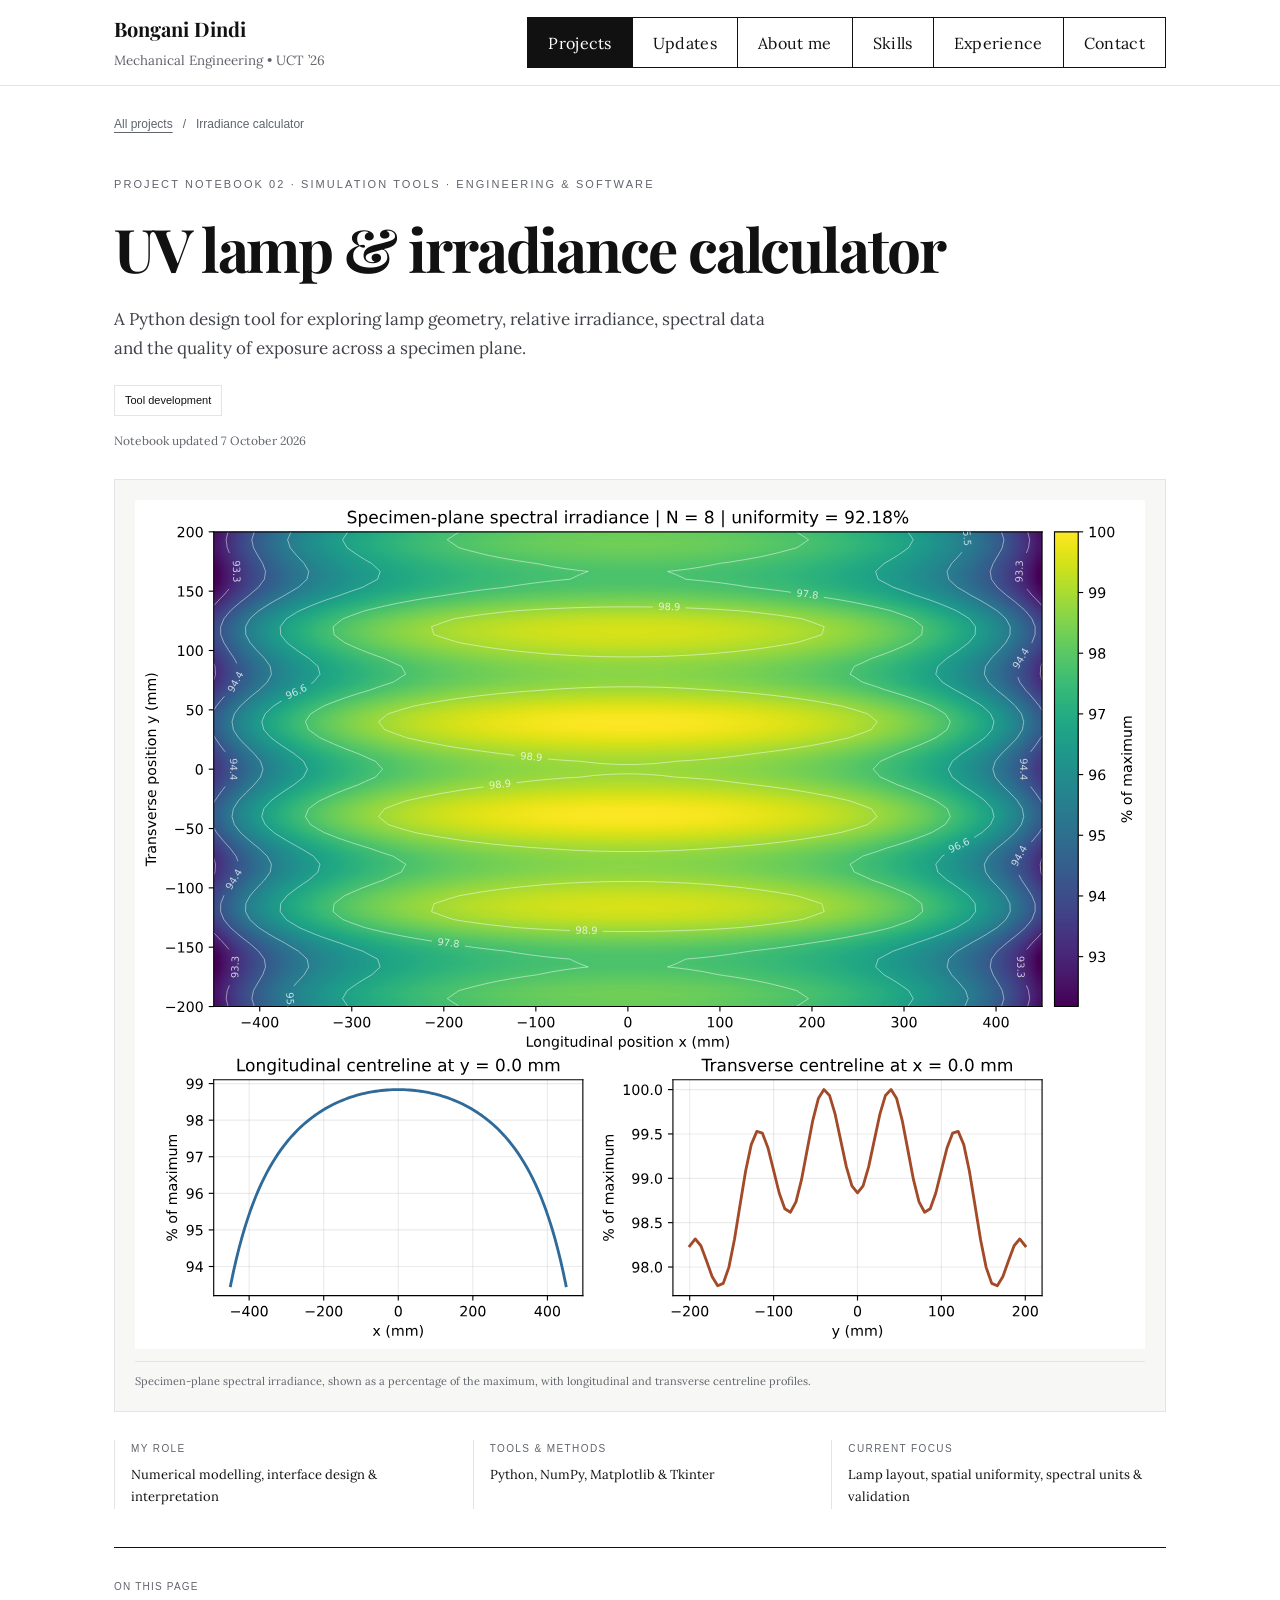
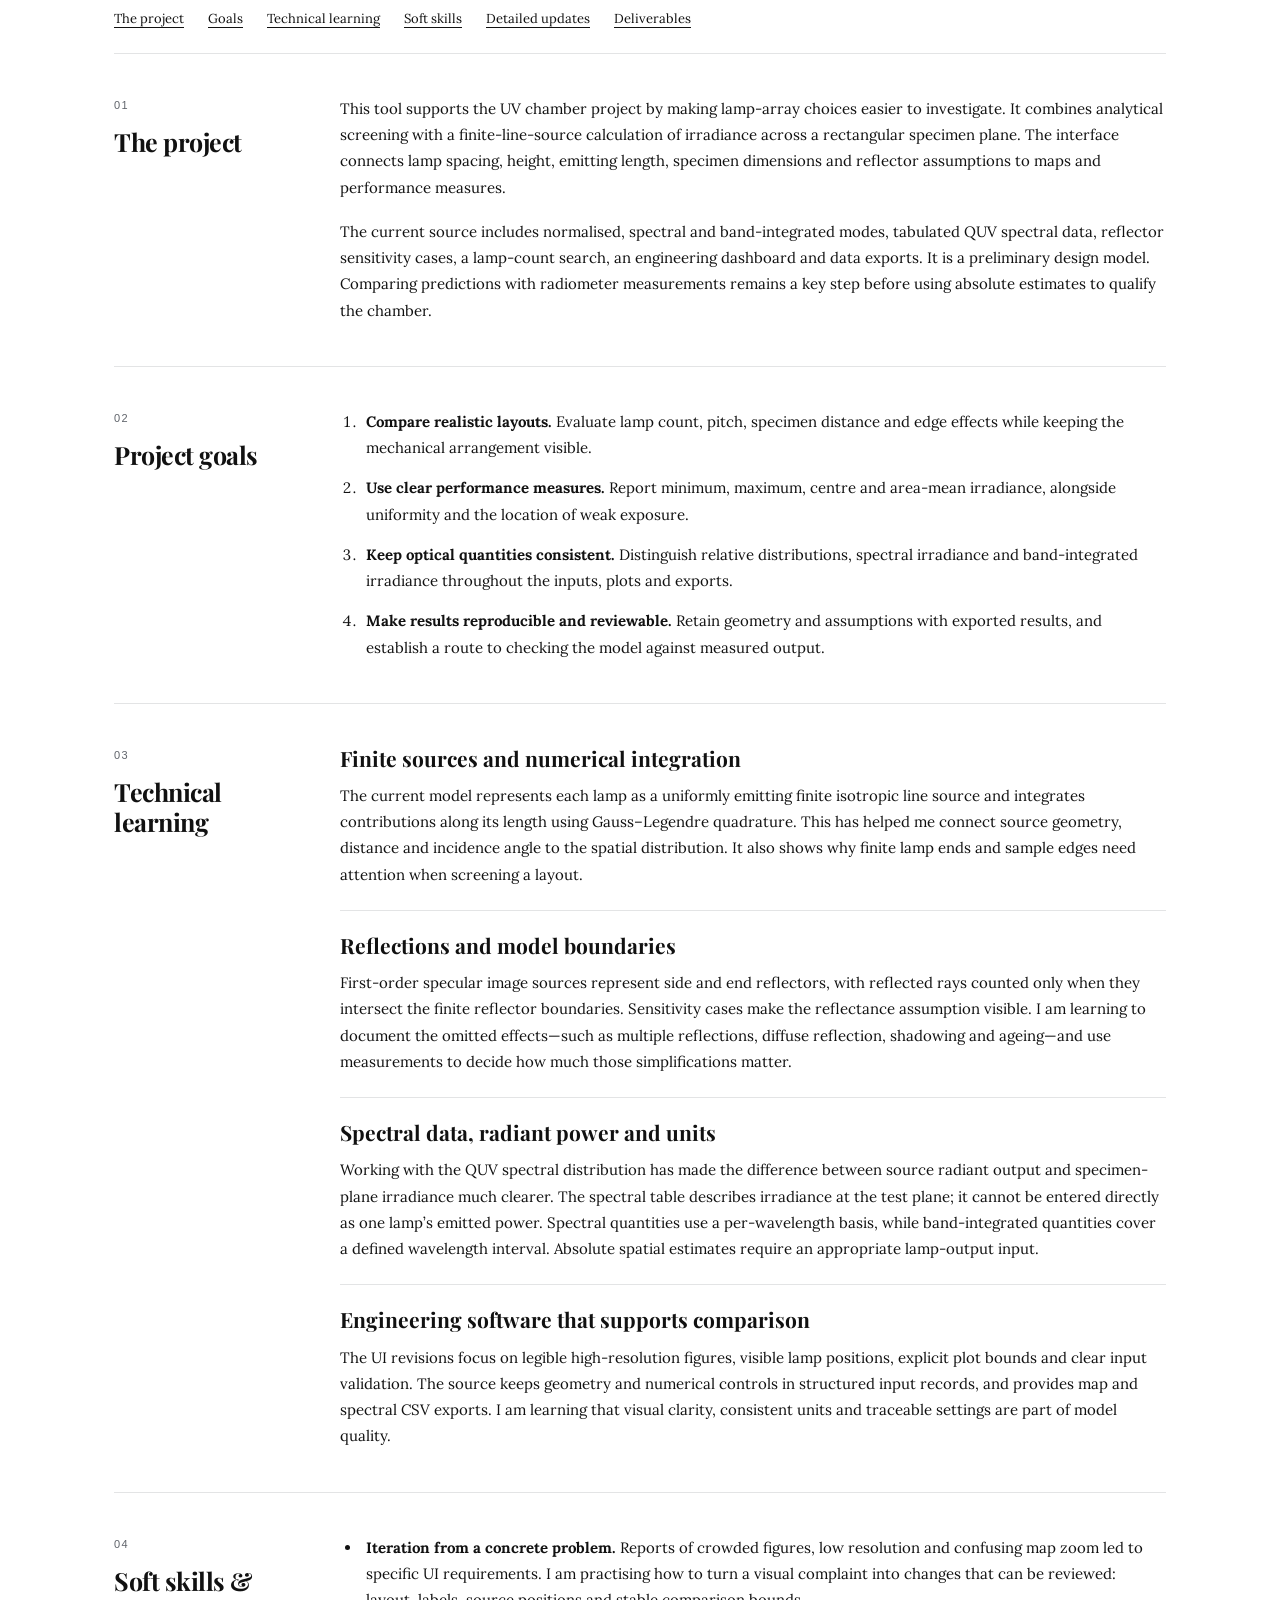
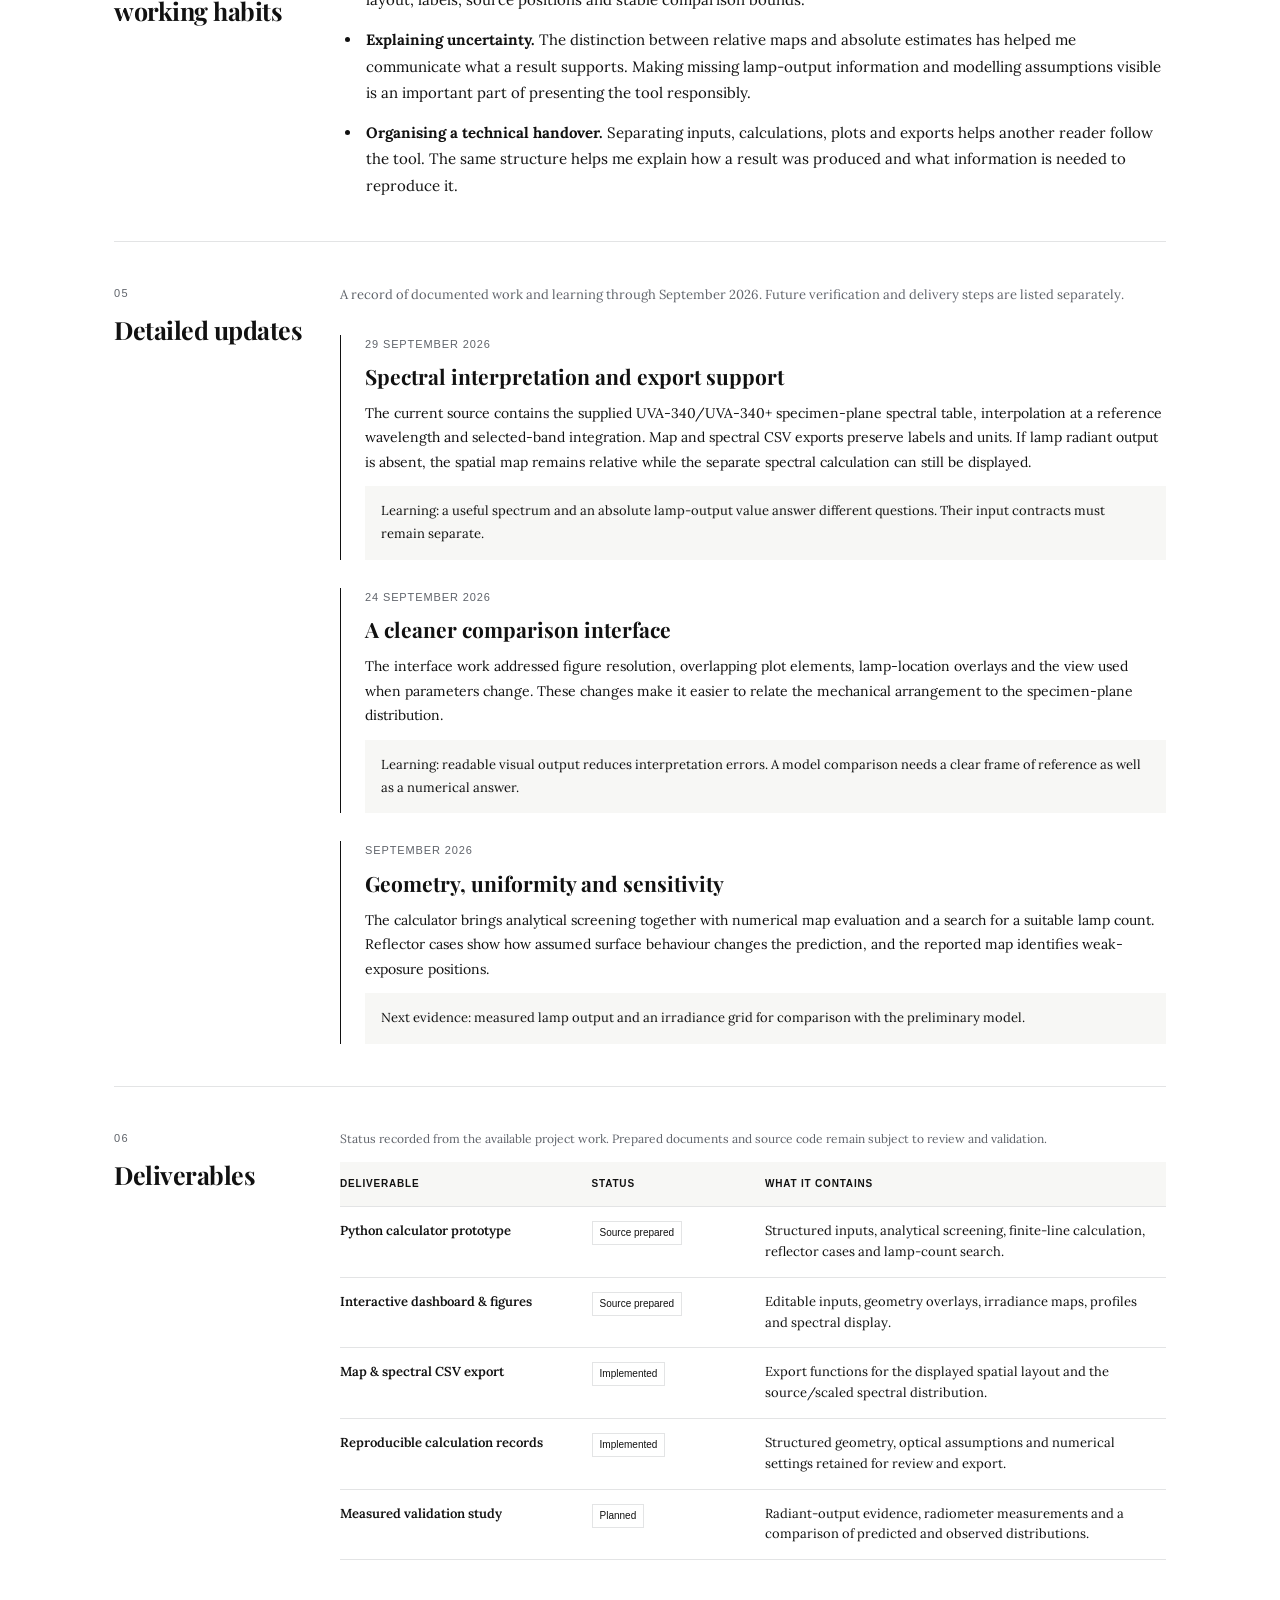
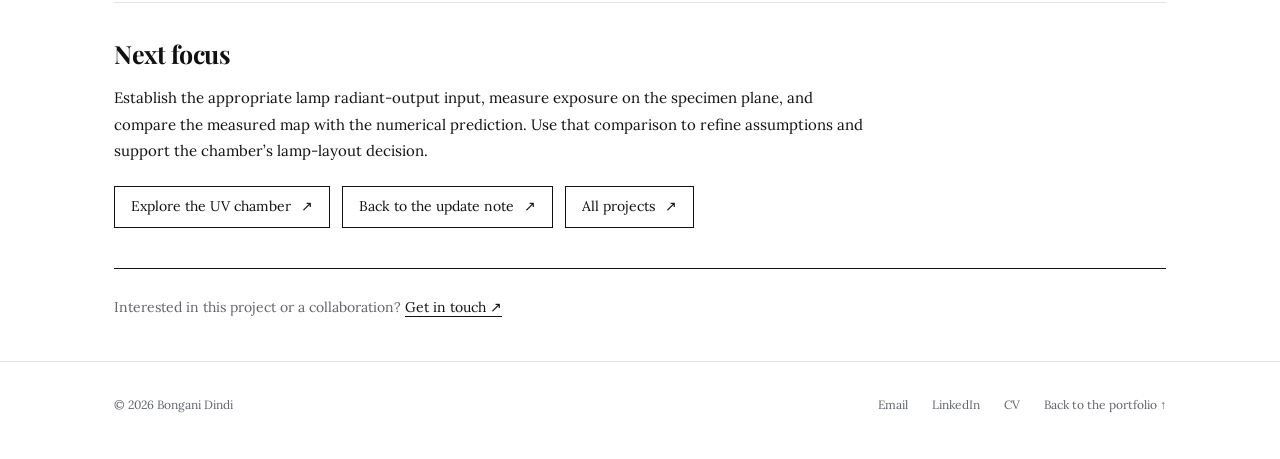
<file: projects/irradiance_calculator.html>
<!doctype html>
<html lang="en">
<head>
  <meta charset="utf-8">
  <meta name="viewport" content="width=device-width, initial-scale=1">
  <title>UV lamp &amp; irradiance calculator – Bongani Dindi</title>
  <meta name="description" content="A Python design tool for exploring lamp geometry, relative irradiance, spectral data and the quality of exposure across a specimen plane. Project goals, technical learning, soft skills, progress updates and deliverables.">
  <meta name="color-scheme" content="light">
  <meta name="theme-color" content="#ffffff">
  <meta property="og:type" content="website">
  <meta property="og:title" content="UV lamp &amp; irradiance calculator – Bongani Dindi">
  <meta property="og:description" content="A Python design tool for exploring lamp geometry, relative irradiance, spectral data and the quality of exposure across a specimen plane.">
  <meta property="og:url" content="https://bongani-dindi.github.io/projects/irradiance_calculator.html">
  <link rel="icon" href="../favicon.svg" type="image/svg+xml">
  <link rel="preconnect" href="https://fonts.googleapis.com">
  <link rel="preconnect" href="https://fonts.gstatic.com" crossorigin>
  <link href="https://fonts.googleapis.com/css2?family=Lora:wght@400;600&amp;family=Playfair+Display:wght@600;700&amp;display=swap" rel="stylesheet">
  <link rel="stylesheet" href="../assets/site.css">
  <script src="../assets/site.js" defer></script>
</head>
<body>
  <a class="skip-link" href="#main">Skip to content</a>
  <header class="site-header"><div class="container">
    <nav class="site-nav" aria-label="Main navigation">
      <a class="brand" href="../index.html"><strong>Bongani Dindi</strong><br><small>Mechanical Engineering • UCT ’26</small></a>
      <div class="nav-links"><a href="../index.html#projects" aria-current="true">Projects</a><a href="../updates.html">Updates</a><a href="../about.html">About me</a><a href="../index.html#skills">Skills</a><a href="../index.html#experience">Experience</a><a href="../index.html#contact">Contact</a></div>
    </nav>
  </div></header>
  <main class="container" id="main" tabindex="-1">
    <nav class="breadcrumb" aria-label="Breadcrumb"><a href="../index.html#projects">All projects</a><span aria-hidden="true">/</span><span aria-current="page">Irradiance calculator</span></nav>
    <section class="hero" aria-labelledby="page-title">
      <p class="eyebrow">Project notebook 02 · Simulation tools · Engineering &amp; software</p>
      <div class="hero-grid is-stacked"><div>
        <h1 id="page-title">UV lamp &amp; irradiance calculator</h1><p class="lead">A Python design tool for exploring lamp geometry, relative irradiance, spectral data and the quality of exposure across a specimen plane.</p><span class="status">Tool development</span>
        <span class="reviewed">Notebook updated <time datetime="2026-10-07">7 October 2026</time></span>
      </div><figure><a href="../images/uv-irradiance-heatmap.svg" target="_blank" rel="noopener" aria-label="Open the irradiance heatmap and centreline profiles at full size in a new tab"><img src="../images/uv-irradiance-heatmap.svg" width="947" height="796" alt="Specimen-plane spectral irradiance heatmap with contour levels and longitudinal and transverse centreline profiles, shown as a percentage of the maximum" decoding="async" fetchpriority="high"></a><figcaption>Specimen-plane spectral irradiance, shown as a percentage of the maximum, with longitudinal and transverse centreline profiles.</figcaption></figure></div>
      <dl class="project-facts"><div><dt>My role</dt><dd>Numerical modelling, interface design &amp; interpretation</dd></div><div><dt>Tools & methods</dt><dd>Python, NumPy, Matplotlib &amp; Tkinter</dd></div><div><dt>Current focus</dt><dd>Lamp layout, spatial uniformity, spectral units &amp; validation</dd></div></dl>
    </section>
    <nav class="contents" aria-label="On this page"><span class="meta-label">On this page</span><ul><li><a href="#overview">The project</a></li><li><a href="#goals">Goals</a></li><li><a href="#technical-learning">Technical learning</a></li><li><a href="#soft-skills">Soft skills</a></li><li><a href="#progress-log">Detailed updates</a></li><li><a href="#deliverables">Deliverables</a></li></ul></nav>
    <section class="chapter" id="overview" aria-labelledby="overview-title">
      <div class="chapter-heading"><span class="section-number" aria-hidden="true">01</span><h2 id="overview-title">The project</h2></div>
      <div class="chapter-body"><p>This tool supports the UV chamber project by making lamp-array choices easier to investigate. It combines analytical screening with a finite-line-source calculation of irradiance across a rectangular specimen plane. The interface connects lamp spacing, height, emitting length, specimen dimensions and reflector assumptions to maps and performance measures.</p><p>The current source includes normalised, spectral and band-integrated modes, tabulated QUV spectral data, reflector sensitivity cases, a lamp-count search, an engineering dashboard and data exports. It is a preliminary design model. Comparing predictions with radiometer measurements remains a key step before using absolute estimates to qualify the chamber.</p></div>
    </section>
    <section class="chapter" id="goals" aria-labelledby="goals-title">
      <div class="chapter-heading"><span class="section-number" aria-hidden="true">02</span><h2 id="goals-title">Project goals</h2></div>
      <div class="chapter-body"><ol><li><strong>Compare realistic layouts.</strong> Evaluate lamp count, pitch, specimen distance and edge effects while keeping the mechanical arrangement visible.</li><li><strong>Use clear performance measures.</strong> Report minimum, maximum, centre and area-mean irradiance, alongside uniformity and the location of weak exposure.</li><li><strong>Keep optical quantities consistent.</strong> Distinguish relative distributions, spectral irradiance and band-integrated irradiance throughout the inputs, plots and exports.</li><li><strong>Make results reproducible and reviewable.</strong> Retain geometry and assumptions with exported results, and establish a route to checking the model against measured output.</li></ol></div>
    </section>
    <section class="chapter" id="technical-learning" aria-labelledby="technical-learning-title">
      <div class="chapter-heading"><span class="section-number" aria-hidden="true">03</span><h2 id="technical-learning-title">Technical learning</h2></div>
      <div class="chapter-body"><article class="learning-item"><h3>Finite sources and numerical integration</h3><p>The current model represents each lamp as a uniformly emitting finite isotropic line source and integrates contributions along its length using Gauss–Legendre quadrature. This has helped me connect source geometry, distance and incidence angle to the spatial distribution. It also shows why finite lamp ends and sample edges need attention when screening a layout.</p></article><article class="learning-item"><h3>Reflections and model boundaries</h3><p>First-order specular image sources represent side and end reflectors, with reflected rays counted only when they intersect the finite reflector boundaries. Sensitivity cases make the reflectance assumption visible. I am learning to document the omitted effects—such as multiple reflections, diffuse reflection, shadowing and ageing—and use measurements to decide how much those simplifications matter.</p></article><article class="learning-item"><h3>Spectral data, radiant power and units</h3><p>Working with the QUV spectral distribution has made the difference between source radiant output and specimen-plane irradiance much clearer. The spectral table describes irradiance at the test plane; it cannot be entered directly as one lamp’s emitted power. Spectral quantities use a per-wavelength basis, while band-integrated quantities cover a defined wavelength interval. Absolute spatial estimates require an appropriate lamp-output input.</p></article><article class="learning-item"><h3>Engineering software that supports comparison</h3><p>The UI revisions focus on legible high-resolution figures, visible lamp positions, explicit plot bounds and clear input validation. The source keeps geometry and numerical controls in structured input records, and provides map and spectral CSV exports. I am learning that visual clarity, consistent units and traceable settings are part of model quality.</p></article></div>
    </section>
    <section class="chapter" id="soft-skills" aria-labelledby="soft-skills-title">
      <div class="chapter-heading"><span class="section-number" aria-hidden="true">04</span><h2 id="soft-skills-title">Soft skills & working habits</h2></div>
      <div class="chapter-body"><ul><li><strong>Iteration from a concrete problem.</strong> Reports of crowded figures, low resolution and confusing map zoom led to specific UI requirements. I am practising how to turn a visual complaint into changes that can be reviewed: layout, labels, source positions and stable comparison bounds.</li><li><strong>Explaining uncertainty.</strong> The distinction between relative maps and absolute estimates has helped me communicate what a result supports. Making missing lamp-output information and modelling assumptions visible is an important part of presenting the tool responsibly.</li><li><strong>Organising a technical handover.</strong> Separating inputs, calculations, plots and exports helps another reader follow the tool. The same structure helps me explain how a result was produced and what information is needed to reproduce it.</li></ul></div>
    </section>
    <section class="chapter" id="progress-log" aria-labelledby="progress-log-title">
      <div class="chapter-heading"><span class="section-number" aria-hidden="true">05</span><h2 id="progress-log-title">Detailed updates</h2></div>
      <div class="chapter-body"><p class="progress-intro">A record of documented work and learning through September 2026. Future verification and delivery steps are listed separately.</p><article class="log-entry" id="log-1"><time class="log-date" datetime="2026-09-29">29 September 2026</time><h3>Spectral interpretation and export support</h3><p>The current source contains the supplied UVA-340/UVA-340+ specimen-plane spectral table, interpolation at a reference wavelength and selected-band integration. Map and spectral CSV exports preserve labels and units. If lamp radiant output is absent, the spatial map remains relative while the separate spectral calculation can still be displayed.</p><p class="log-takeaway">Learning: a useful spectrum and an absolute lamp-output value answer different questions. Their input contracts must remain separate.</p></article><article class="log-entry" id="log-2"><time class="log-date" datetime="2026-09-24">24 September 2026</time><h3>A cleaner comparison interface</h3><p>The interface work addressed figure resolution, overlapping plot elements, lamp-location overlays and the view used when parameters change. These changes make it easier to relate the mechanical arrangement to the specimen-plane distribution.</p><p class="log-takeaway">Learning: readable visual output reduces interpretation errors. A model comparison needs a clear frame of reference as well as a numerical answer.</p></article><article class="log-entry" id="log-3"><time class="log-date" datetime="2026-09">September 2026</time><h3>Geometry, uniformity and sensitivity</h3><p>The calculator brings analytical screening together with numerical map evaluation and a search for a suitable lamp count. Reflector cases show how assumed surface behaviour changes the prediction, and the reported map identifies weak-exposure positions.</p><p class="log-takeaway">Next evidence: measured lamp output and an irradiance grid for comparison with the preliminary model.</p></article></div>
    </section>
    <section class="chapter" id="deliverables" aria-labelledby="deliverables-title">
      <div class="chapter-heading"><span class="section-number" aria-hidden="true">06</span><h2 id="deliverables-title">Deliverables</h2></div>
      <div class="chapter-body"><div class="table-wrap" role="region" aria-label="Project deliverables" tabindex="0"><table><caption>Status recorded from the available project work. Prepared documents and source code remain subject to review and validation.</caption><thead><tr><th scope="col">Deliverable</th><th scope="col">Status</th><th scope="col">What it contains</th></tr></thead><tbody><tr><th scope="row">Python calculator prototype</th><td><span class="deliverable-status">Source prepared</span></td><td>Structured inputs, analytical screening, finite-line calculation, reflector cases and lamp-count search.</td></tr><tr><th scope="row">Interactive dashboard &amp; figures</th><td><span class="deliverable-status">Source prepared</span></td><td>Editable inputs, geometry overlays, irradiance maps, profiles and spectral display.</td></tr><tr><th scope="row">Map &amp; spectral CSV export</th><td><span class="deliverable-status">Implemented</span></td><td>Export functions for the displayed spatial layout and the source/scaled spectral distribution.</td></tr><tr><th scope="row">Reproducible calculation records</th><td><span class="deliverable-status">Implemented</span></td><td>Structured geometry, optical assumptions and numerical settings retained for review and export.</td></tr><tr><th scope="row">Measured validation study</th><td><span class="deliverable-status">Planned</span></td><td>Radiant-output evidence, radiometer measurements and a comparison of predicted and observed distributions.</td></tr></tbody></table></div></div>
    </section>
    <section class="next-block" aria-labelledby="next-title"><h2 id="next-title">Next focus</h2><p>Establish the appropriate lamp radiant-output input, measure exposure on the specimen plane, and compare the measured map with the numerical prediction. Use that comparison to refine assumptions and support the chamber’s lamp-layout decision.</p><div class="related"><a href="uv_chamber.html">Explore the UV chamber <span aria-hidden="true">↗</span></a><a href="../updates.html#irradiance-calculator">Back to the update note <span aria-hidden="true">↗</span></a><a href="../index.html#projects">All projects <span aria-hidden="true">↗</span></a></div></section>
    <p class="contact-note">Interested in this project or a collaboration? <a href="mailto:bongani14d@gmail.com">Get in touch ↗</a></p>
  </main>
  <footer class="site-footer">
    <div class="container footer-row">
      <p>© <span data-year>2026</span> Bongani Dindi</p>
      <ul class="footer-links">
        <li><a href="mailto:bongani14d@gmail.com">Email</a></li>
        <li><a href="https://www.linkedin.com/in/bongani-dindi14" target="_blank" rel="noopener noreferrer">LinkedIn</a></li>
        <li><a href="../BONGANI_DINDI_CV.pdf" download>CV</a></li>
        <li><a href="../index.html#projects">Back to the portfolio ↑</a></li>
      </ul>
    </div>
  </footer>
</body>
</html>
</file>
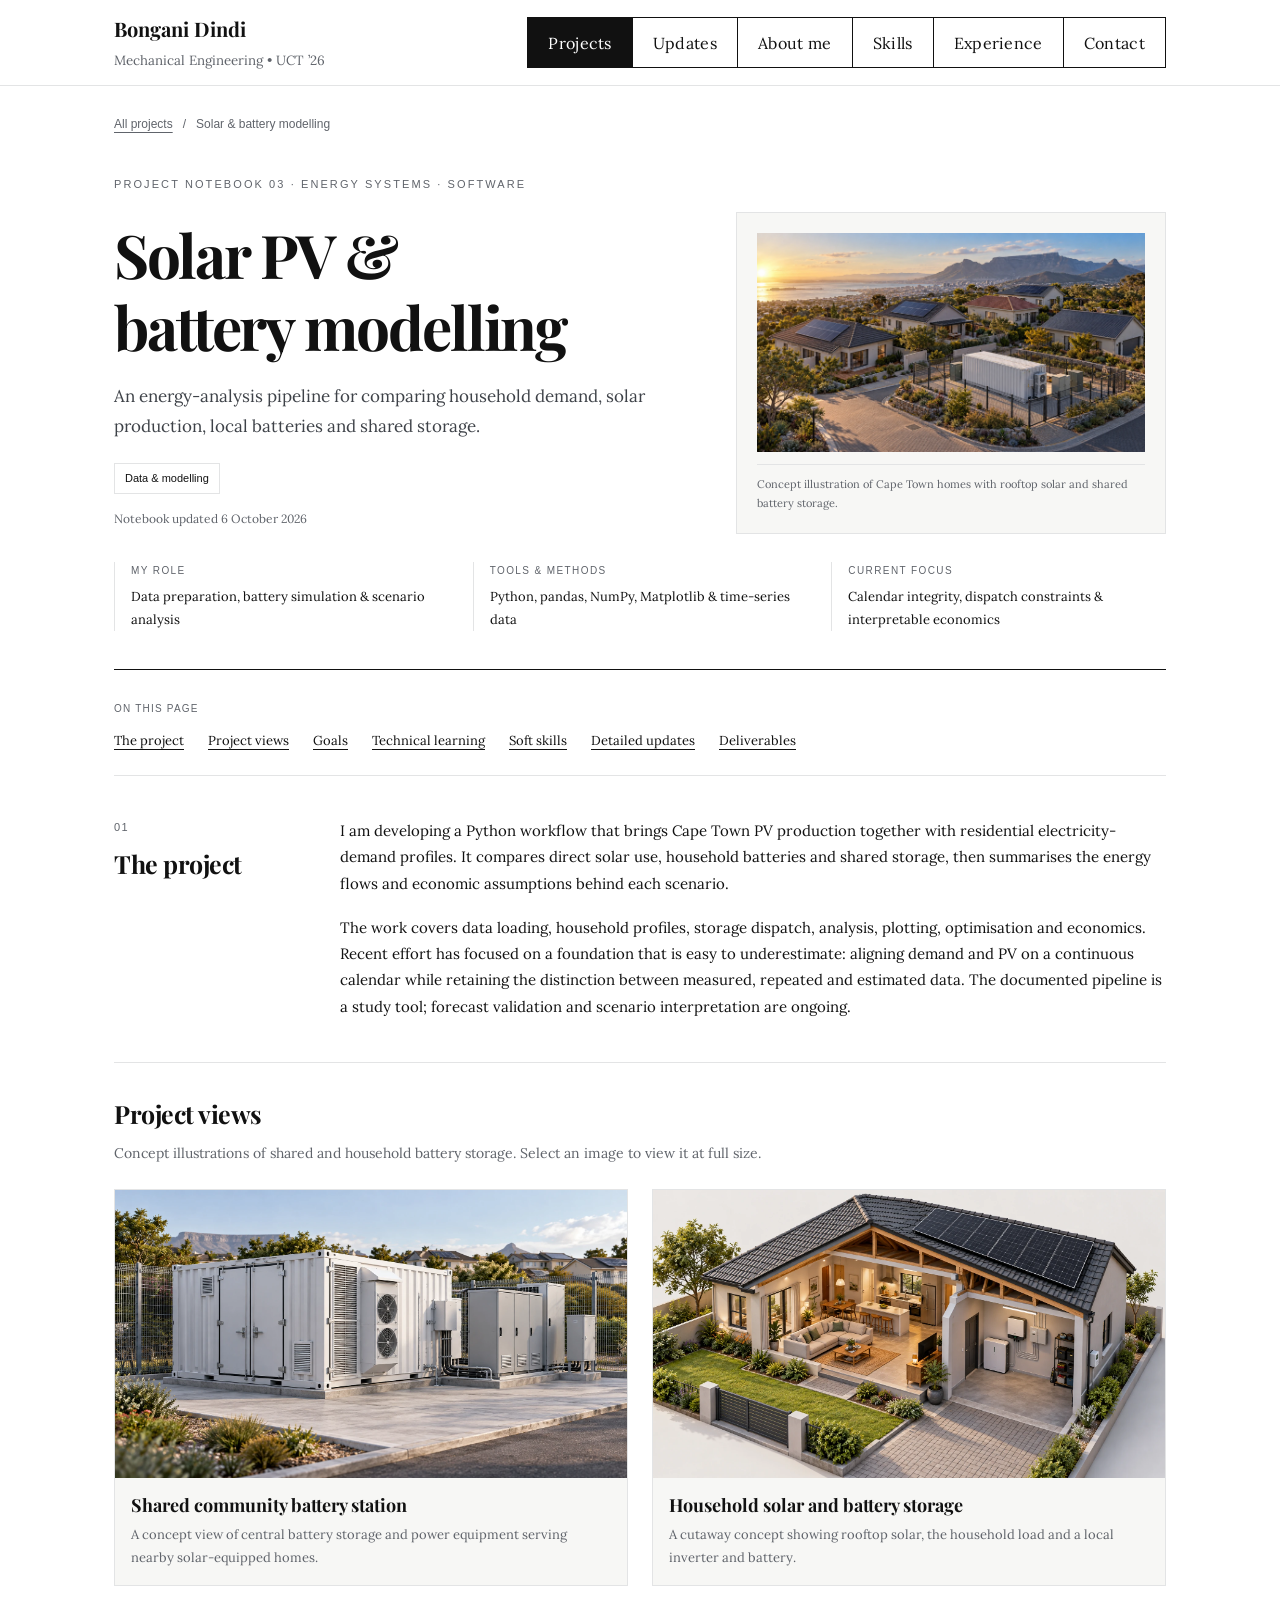
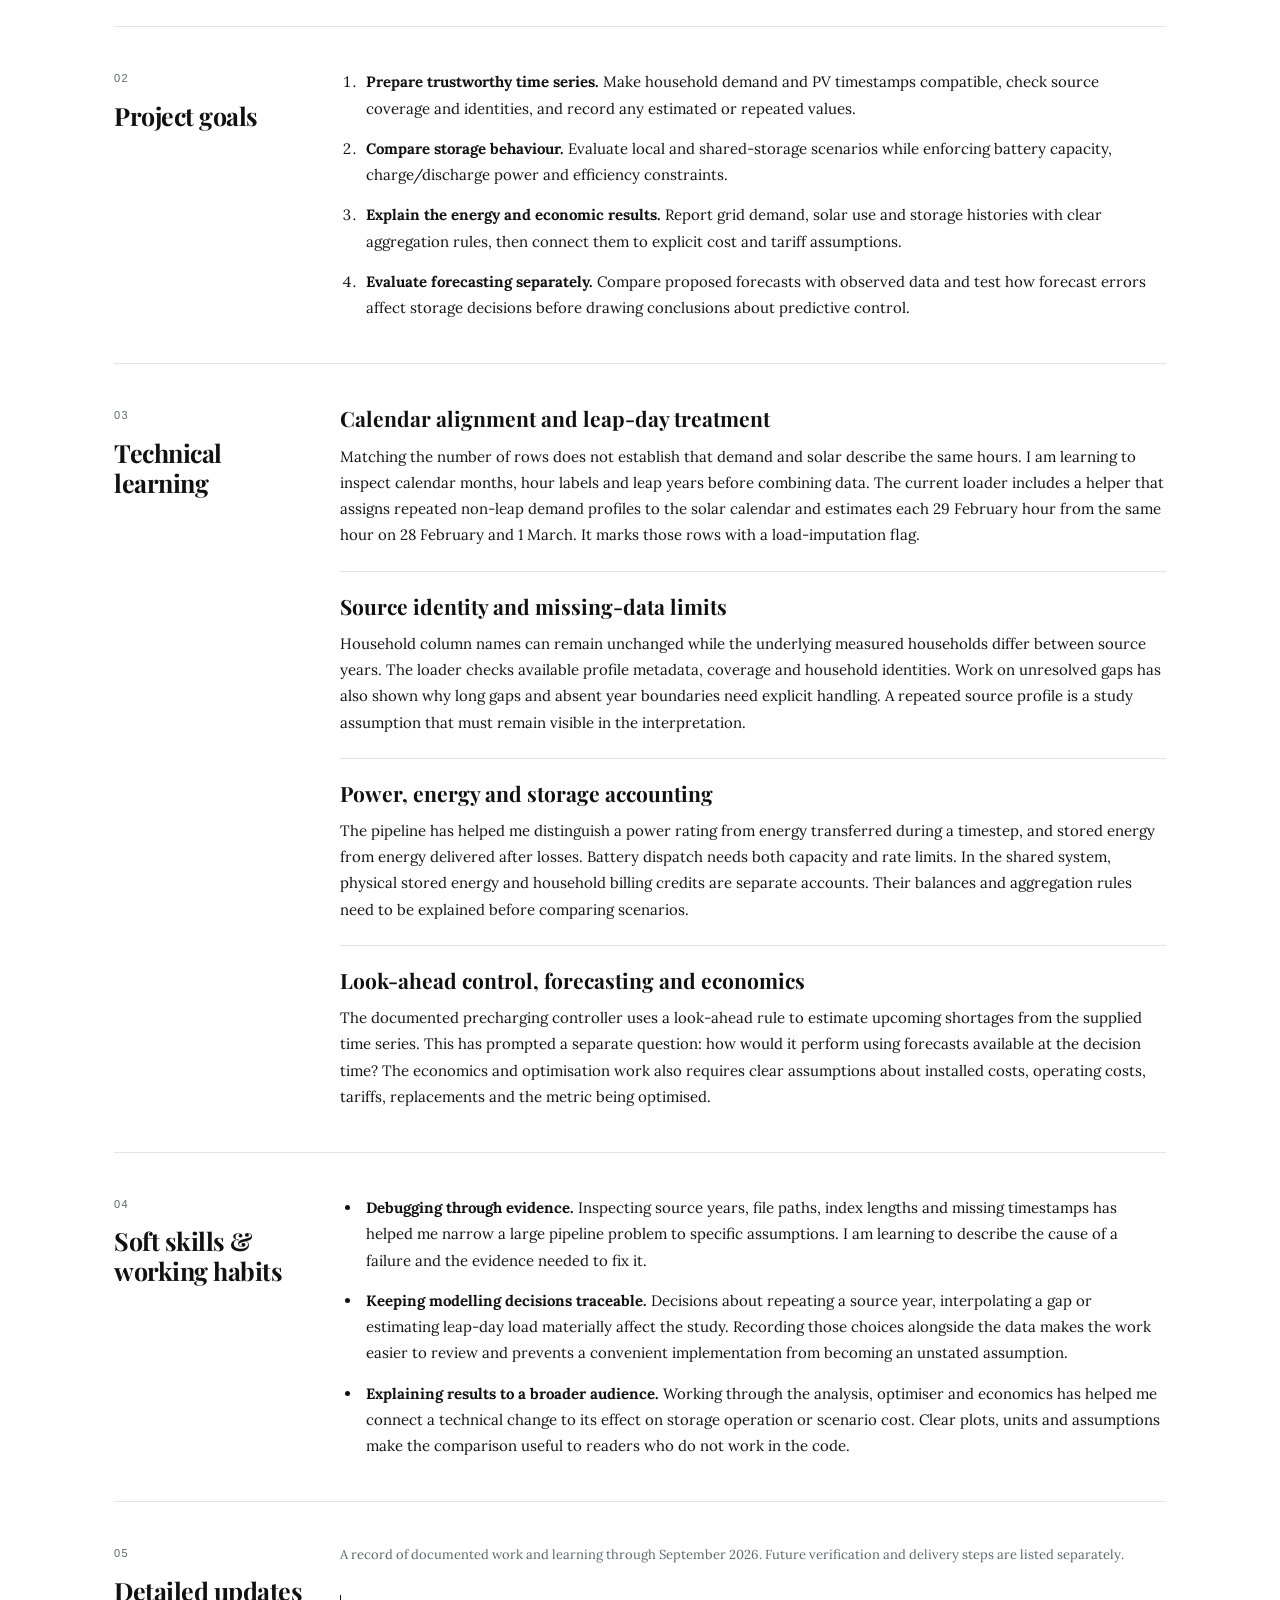
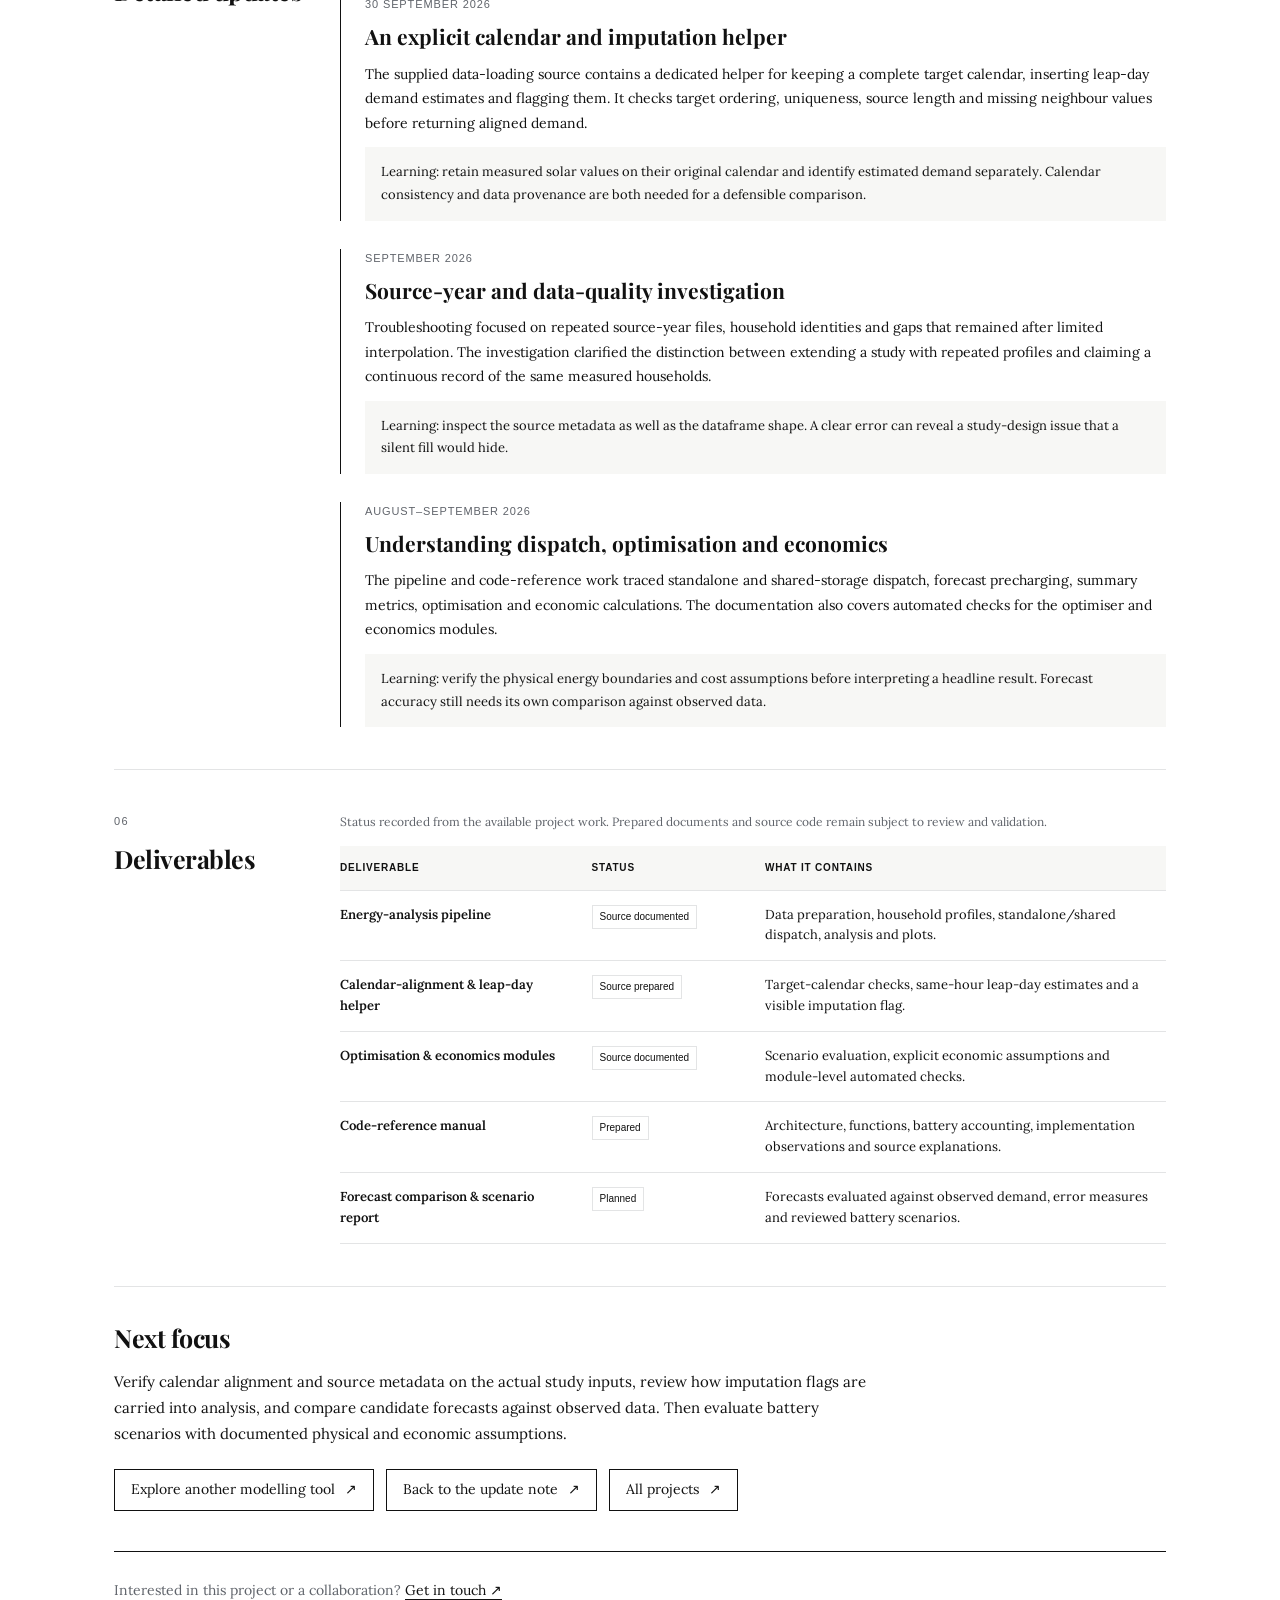
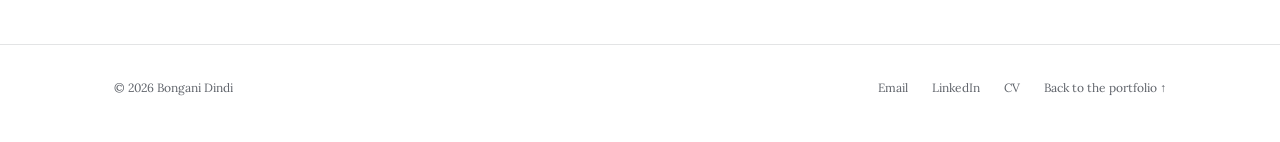
<file: projects/solar_battery.html>
<!doctype html>
<html lang="en">
<head>
  <meta charset="utf-8">
  <meta name="viewport" content="width=device-width, initial-scale=1">
  <title>Solar PV &amp; battery modelling – Bongani Dindi</title>
  <meta name="description" content="An energy-analysis pipeline for comparing household demand, solar production, local batteries and shared storage. Project goals, technical learning, soft skills, progress updates and deliverables.">
  <meta name="color-scheme" content="light">
  <meta name="theme-color" content="#ffffff">
  <meta property="og:type" content="website">
  <meta property="og:title" content="Solar PV &amp; battery modelling – Bongani Dindi">
  <meta property="og:description" content="An energy-analysis pipeline for comparing household demand, solar production, local batteries and shared storage.">
  <meta property="og:url" content="https://bongani-dindi.github.io/projects/solar_battery.html">
  <meta property="og:image" content="https://bongani-dindi.github.io/images/solar-battery-cape-town-homes.webp">
  <link rel="icon" href="../favicon.svg" type="image/svg+xml">
  <link rel="preconnect" href="https://fonts.googleapis.com">
  <link rel="preconnect" href="https://fonts.gstatic.com" crossorigin>
  <link href="https://fonts.googleapis.com/css2?family=Lora:wght@400;600&amp;family=Playfair+Display:wght@600;700&amp;display=swap" rel="stylesheet">
  <link rel="stylesheet" href="../assets/site.css">
  <script src="../assets/site.js" defer></script>
</head>
<body>
  <a class="skip-link" href="#main">Skip to content</a>
  <header class="site-header"><div class="container">
    <nav class="site-nav" aria-label="Main navigation">
      <a class="brand" href="../index.html"><strong>Bongani Dindi</strong><br><small>Mechanical Engineering • UCT ’26</small></a>
      <div class="nav-links"><a href="../index.html#projects" aria-current="true">Projects</a><a href="../updates.html">Updates</a><a href="../about.html">About me</a><a href="../index.html#skills">Skills</a><a href="../index.html#experience">Experience</a><a href="../index.html#contact">Contact</a></div>
    </nav>
  </div></header>
  <main class="container" id="main" tabindex="-1">
    <nav class="breadcrumb" aria-label="Breadcrumb"><a href="../index.html#projects">All projects</a><span aria-hidden="true">/</span><span aria-current="page">Solar &amp; battery modelling</span></nav>
    <section class="hero" aria-labelledby="page-title">
      <p class="eyebrow">Project notebook 03 · Energy systems · Software</p>
      <div class="hero-grid"><div>
        <h1 id="page-title">Solar PV &amp; battery modelling</h1><p class="lead">An energy-analysis pipeline for comparing household demand, solar production, local batteries and shared storage.</p><span class="status">Data &amp; modelling</span>
        <span class="reviewed">Notebook updated <time datetime="2026-10-06">6 October 2026</time></span>
      </div><figure><a href="../images/solar-battery-cape-town-homes.webp" target="_blank" rel="noopener" aria-label="Open the Cape Town solar neighbourhood illustration at full size in a new tab"><img src="../images/solar-battery-cape-town-homes.webp" width="1672" height="941" alt="Illustrative Cape Town neighbourhood with rooftop solar panels and a shared battery station" decoding="async" fetchpriority="high"></a><figcaption>Concept illustration of Cape Town homes with rooftop solar and shared battery storage.</figcaption></figure></div>
      <dl class="project-facts"><div><dt>My role</dt><dd>Data preparation, battery simulation &amp; scenario analysis</dd></div><div><dt>Tools & methods</dt><dd>Python, pandas, NumPy, Matplotlib &amp; time-series data</dd></div><div><dt>Current focus</dt><dd>Calendar integrity, dispatch constraints &amp; interpretable economics</dd></div></dl>
    </section>
    <nav class="contents" aria-label="On this page"><span class="meta-label">On this page</span><ul><li><a href="#overview">The project</a></li><li><a href="#project-views">Project views</a></li><li><a href="#goals">Goals</a></li><li><a href="#technical-learning">Technical learning</a></li><li><a href="#soft-skills">Soft skills</a></li><li><a href="#progress-log">Detailed updates</a></li><li><a href="#deliverables">Deliverables</a></li></ul></nav>
    <section class="chapter" id="overview" aria-labelledby="overview-title">
      <div class="chapter-heading"><span class="section-number" aria-hidden="true">01</span><h2 id="overview-title">The project</h2></div>
      <div class="chapter-body"><p>I am developing a Python workflow that brings Cape Town PV production together with residential electricity-demand profiles. It compares direct solar use, household batteries and shared storage, then summarises the energy flows and economic assumptions behind each scenario.</p><p>The work covers data loading, household profiles, storage dispatch, analysis, plotting, optimisation and economics. Recent effort has focused on a foundation that is easy to underestimate: aligning demand and PV on a continuous calendar while retaining the distinction between measured, repeated and estimated data. The documented pipeline is a study tool; forecast validation and scenario interpretation are ongoing.</p></div>
    </section>
    <section class="project-views" id="project-views" aria-labelledby="project-views-title">
      <h2 id="project-views-title">Project views</h2>
      <p>Concept illustrations of shared and household battery storage. Select an image to view it at full size.</p>
      <div class="project-gallery">
        <figure>
          <a href="../images/solar-battery-community-station.webp" target="_blank" rel="noopener" aria-label="Open the shared battery station illustration at full size in a new tab"><img src="../images/solar-battery-community-station.webp" width="1672" height="941" alt="Illustrative fenced community battery station with power equipment near homes with rooftop solar" loading="lazy" decoding="async"></a>
          <figcaption><strong>Shared community battery station</strong>A concept view of central battery storage and power equipment serving nearby solar-equipped homes.</figcaption>
        </figure>
        <figure>
          <a href="../images/solar-battery-home-cutaway.webp" target="_blank" rel="noopener" aria-label="Open the solar home cutaway illustration at full size in a new tab"><img src="../images/solar-battery-home-cutaway.webp" width="1672" height="941" alt="Illustrative cutaway of a South African home showing rooftop solar panels, living spaces, an inverter and household battery storage" loading="lazy" decoding="async"></a>
          <figcaption><strong>Household solar and battery storage</strong>A cutaway concept showing rooftop solar, the household load and a local inverter and battery.</figcaption>
        </figure>
      </div>
    </section>
    <section class="chapter" id="goals" aria-labelledby="goals-title">
      <div class="chapter-heading"><span class="section-number" aria-hidden="true">02</span><h2 id="goals-title">Project goals</h2></div>
      <div class="chapter-body"><ol><li><strong>Prepare trustworthy time series.</strong> Make household demand and PV timestamps compatible, check source coverage and identities, and record any estimated or repeated values.</li><li><strong>Compare storage behaviour.</strong> Evaluate local and shared-storage scenarios while enforcing battery capacity, charge/discharge power and efficiency constraints.</li><li><strong>Explain the energy and economic results.</strong> Report grid demand, solar use and storage histories with clear aggregation rules, then connect them to explicit cost and tariff assumptions.</li><li><strong>Evaluate forecasting separately.</strong> Compare proposed forecasts with observed data and test how forecast errors affect storage decisions before drawing conclusions about predictive control.</li></ol></div>
    </section>
    <section class="chapter" id="technical-learning" aria-labelledby="technical-learning-title">
      <div class="chapter-heading"><span class="section-number" aria-hidden="true">03</span><h2 id="technical-learning-title">Technical learning</h2></div>
      <div class="chapter-body"><article class="learning-item"><h3>Calendar alignment and leap-day treatment</h3><p>Matching the number of rows does not establish that demand and solar describe the same hours. I am learning to inspect calendar months, hour labels and leap years before combining data. The current loader includes a helper that assigns repeated non-leap demand profiles to the solar calendar and estimates each 29 February hour from the same hour on 28 February and 1 March. It marks those rows with a load-imputation flag.</p></article><article class="learning-item"><h3>Source identity and missing-data limits</h3><p>Household column names can remain unchanged while the underlying measured households differ between source years. The loader checks available profile metadata, coverage and household identities. Work on unresolved gaps has also shown why long gaps and absent year boundaries need explicit handling. A repeated source profile is a study assumption that must remain visible in the interpretation.</p></article><article class="learning-item"><h3>Power, energy and storage accounting</h3><p>The pipeline has helped me distinguish a power rating from energy transferred during a timestep, and stored energy from energy delivered after losses. Battery dispatch needs both capacity and rate limits. In the shared system, physical stored energy and household billing credits are separate accounts. Their balances and aggregation rules need to be explained before comparing scenarios.</p></article><article class="learning-item"><h3>Look-ahead control, forecasting and economics</h3><p>The documented precharging controller uses a look-ahead rule to estimate upcoming shortages from the supplied time series. This has prompted a separate question: how would it perform using forecasts available at the decision time? The economics and optimisation work also requires clear assumptions about installed costs, operating costs, tariffs, replacements and the metric being optimised.</p></article></div>
    </section>
    <section class="chapter" id="soft-skills" aria-labelledby="soft-skills-title">
      <div class="chapter-heading"><span class="section-number" aria-hidden="true">04</span><h2 id="soft-skills-title">Soft skills & working habits</h2></div>
      <div class="chapter-body"><ul><li><strong>Debugging through evidence.</strong> Inspecting source years, file paths, index lengths and missing timestamps has helped me narrow a large pipeline problem to specific assumptions. I am learning to describe the cause of a failure and the evidence needed to fix it.</li><li><strong>Keeping modelling decisions traceable.</strong> Decisions about repeating a source year, interpolating a gap or estimating leap-day load materially affect the study. Recording those choices alongside the data makes the work easier to review and prevents a convenient implementation from becoming an unstated assumption.</li><li><strong>Explaining results to a broader audience.</strong> Working through the analysis, optimiser and economics has helped me connect a technical change to its effect on storage operation or scenario cost. Clear plots, units and assumptions make the comparison useful to readers who do not work in the code.</li></ul></div>
    </section>
    <section class="chapter" id="progress-log" aria-labelledby="progress-log-title">
      <div class="chapter-heading"><span class="section-number" aria-hidden="true">05</span><h2 id="progress-log-title">Detailed updates</h2></div>
      <div class="chapter-body"><p class="progress-intro">A record of documented work and learning through September 2026. Future verification and delivery steps are listed separately.</p><article class="log-entry" id="log-1"><time class="log-date" datetime="2026-09-30">30 September 2026</time><h3>An explicit calendar and imputation helper</h3><p>The supplied data-loading source contains a dedicated helper for keeping a complete target calendar, inserting leap-day demand estimates and flagging them. It checks target ordering, uniqueness, source length and missing neighbour values before returning aligned demand.</p><p class="log-takeaway">Learning: retain measured solar values on their original calendar and identify estimated demand separately. Calendar consistency and data provenance are both needed for a defensible comparison.</p></article><article class="log-entry" id="log-2"><time class="log-date" datetime="2026-09">September 2026</time><h3>Source-year and data-quality investigation</h3><p>Troubleshooting focused on repeated source-year files, household identities and gaps that remained after limited interpolation. The investigation clarified the distinction between extending a study with repeated profiles and claiming a continuous record of the same measured households.</p><p class="log-takeaway">Learning: inspect the source metadata as well as the dataframe shape. A clear error can reveal a study-design issue that a silent fill would hide.</p></article><article class="log-entry" id="log-3"><time class="log-date" datetime="2026-08">August–September 2026</time><h3>Understanding dispatch, optimisation and economics</h3><p>The pipeline and code-reference work traced standalone and shared-storage dispatch, forecast precharging, summary metrics, optimisation and economic calculations. The documentation also covers automated checks for the optimiser and economics modules.</p><p class="log-takeaway">Learning: verify the physical energy boundaries and cost assumptions before interpreting a headline result. Forecast accuracy still needs its own comparison against observed data.</p></article></div>
    </section>
    <section class="chapter" id="deliverables" aria-labelledby="deliverables-title">
      <div class="chapter-heading"><span class="section-number" aria-hidden="true">06</span><h2 id="deliverables-title">Deliverables</h2></div>
      <div class="chapter-body"><div class="table-wrap" role="region" aria-label="Project deliverables" tabindex="0"><table><caption>Status recorded from the available project work. Prepared documents and source code remain subject to review and validation.</caption><thead><tr><th scope="col">Deliverable</th><th scope="col">Status</th><th scope="col">What it contains</th></tr></thead><tbody><tr><th scope="row">Energy-analysis pipeline</th><td><span class="deliverable-status">Source documented</span></td><td>Data preparation, household profiles, standalone/shared dispatch, analysis and plots.</td></tr><tr><th scope="row">Calendar-alignment &amp; leap-day helper</th><td><span class="deliverable-status">Source prepared</span></td><td>Target-calendar checks, same-hour leap-day estimates and a visible imputation flag.</td></tr><tr><th scope="row">Optimisation &amp; economics modules</th><td><span class="deliverable-status">Source documented</span></td><td>Scenario evaluation, explicit economic assumptions and module-level automated checks.</td></tr><tr><th scope="row">Code-reference manual</th><td><span class="deliverable-status">Prepared</span></td><td>Architecture, functions, battery accounting, implementation observations and source explanations.</td></tr><tr><th scope="row">Forecast comparison &amp; scenario report</th><td><span class="deliverable-status">Planned</span></td><td>Forecasts evaluated against observed demand, error measures and reviewed battery scenarios.</td></tr></tbody></table></div></div>
    </section>
    <section class="next-block" aria-labelledby="next-title"><h2 id="next-title">Next focus</h2><p>Verify calendar alignment and source metadata on the actual study inputs, review how imputation flags are carried into analysis, and compare candidate forecasts against observed data. Then evaluate battery scenarios with documented physical and economic assumptions.</p><div class="related"><a href="irradiance_calculator.html">Explore another modelling tool <span aria-hidden="true">↗</span></a><a href="../updates.html#solar-battery">Back to the update note <span aria-hidden="true">↗</span></a><a href="../index.html#projects">All projects <span aria-hidden="true">↗</span></a></div></section>
    <p class="contact-note">Interested in this project or a collaboration? <a href="mailto:bongani14d@gmail.com">Get in touch ↗</a></p>
  </main>
  <footer class="site-footer">
    <div class="container footer-row">
      <p>© <span data-year>2026</span> Bongani Dindi</p>
      <ul class="footer-links">
        <li><a href="mailto:bongani14d@gmail.com">Email</a></li>
        <li><a href="https://www.linkedin.com/in/bongani-dindi14" target="_blank" rel="noopener noreferrer">LinkedIn</a></li>
        <li><a href="../BONGANI_DINDI_CV.pdf" download>CV</a></li>
        <li><a href="../index.html#projects">Back to the portfolio ↑</a></li>
      </ul>
    </div>
  </footer>
</body>
</html>
</file>
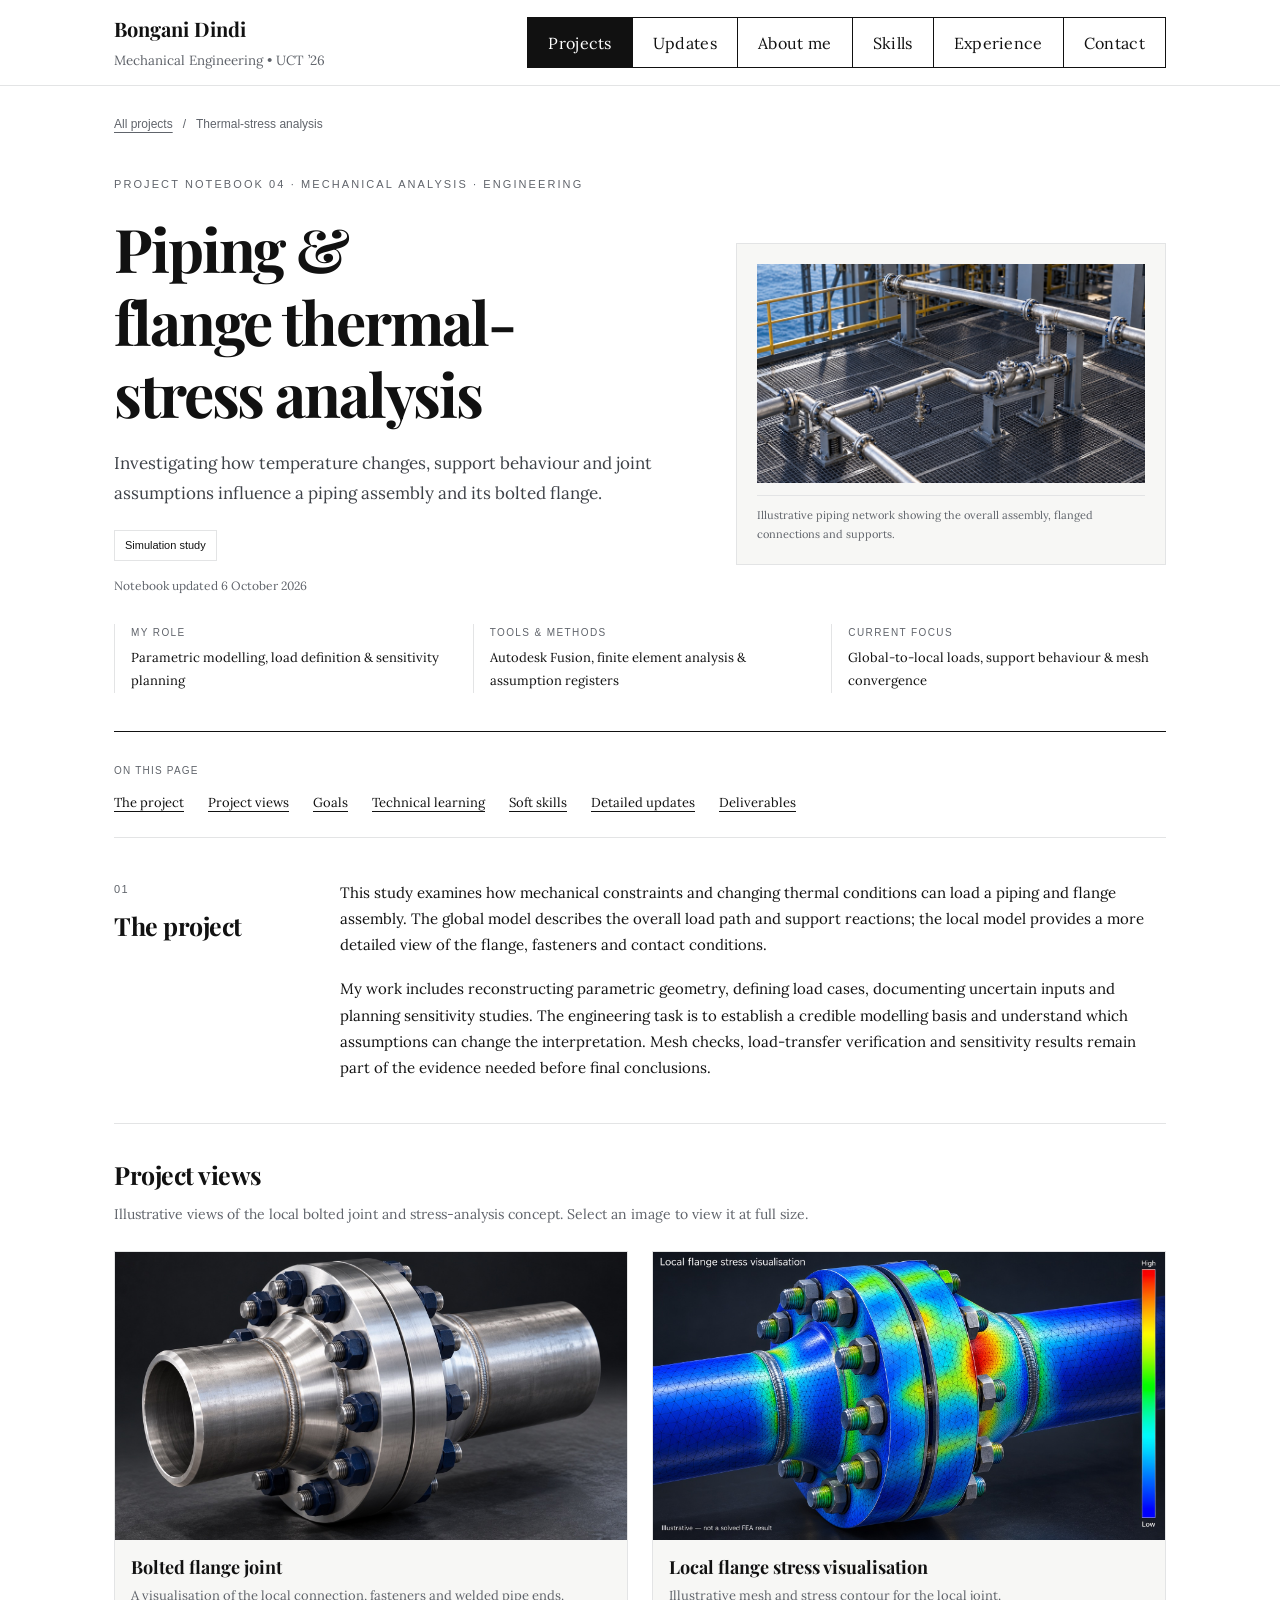
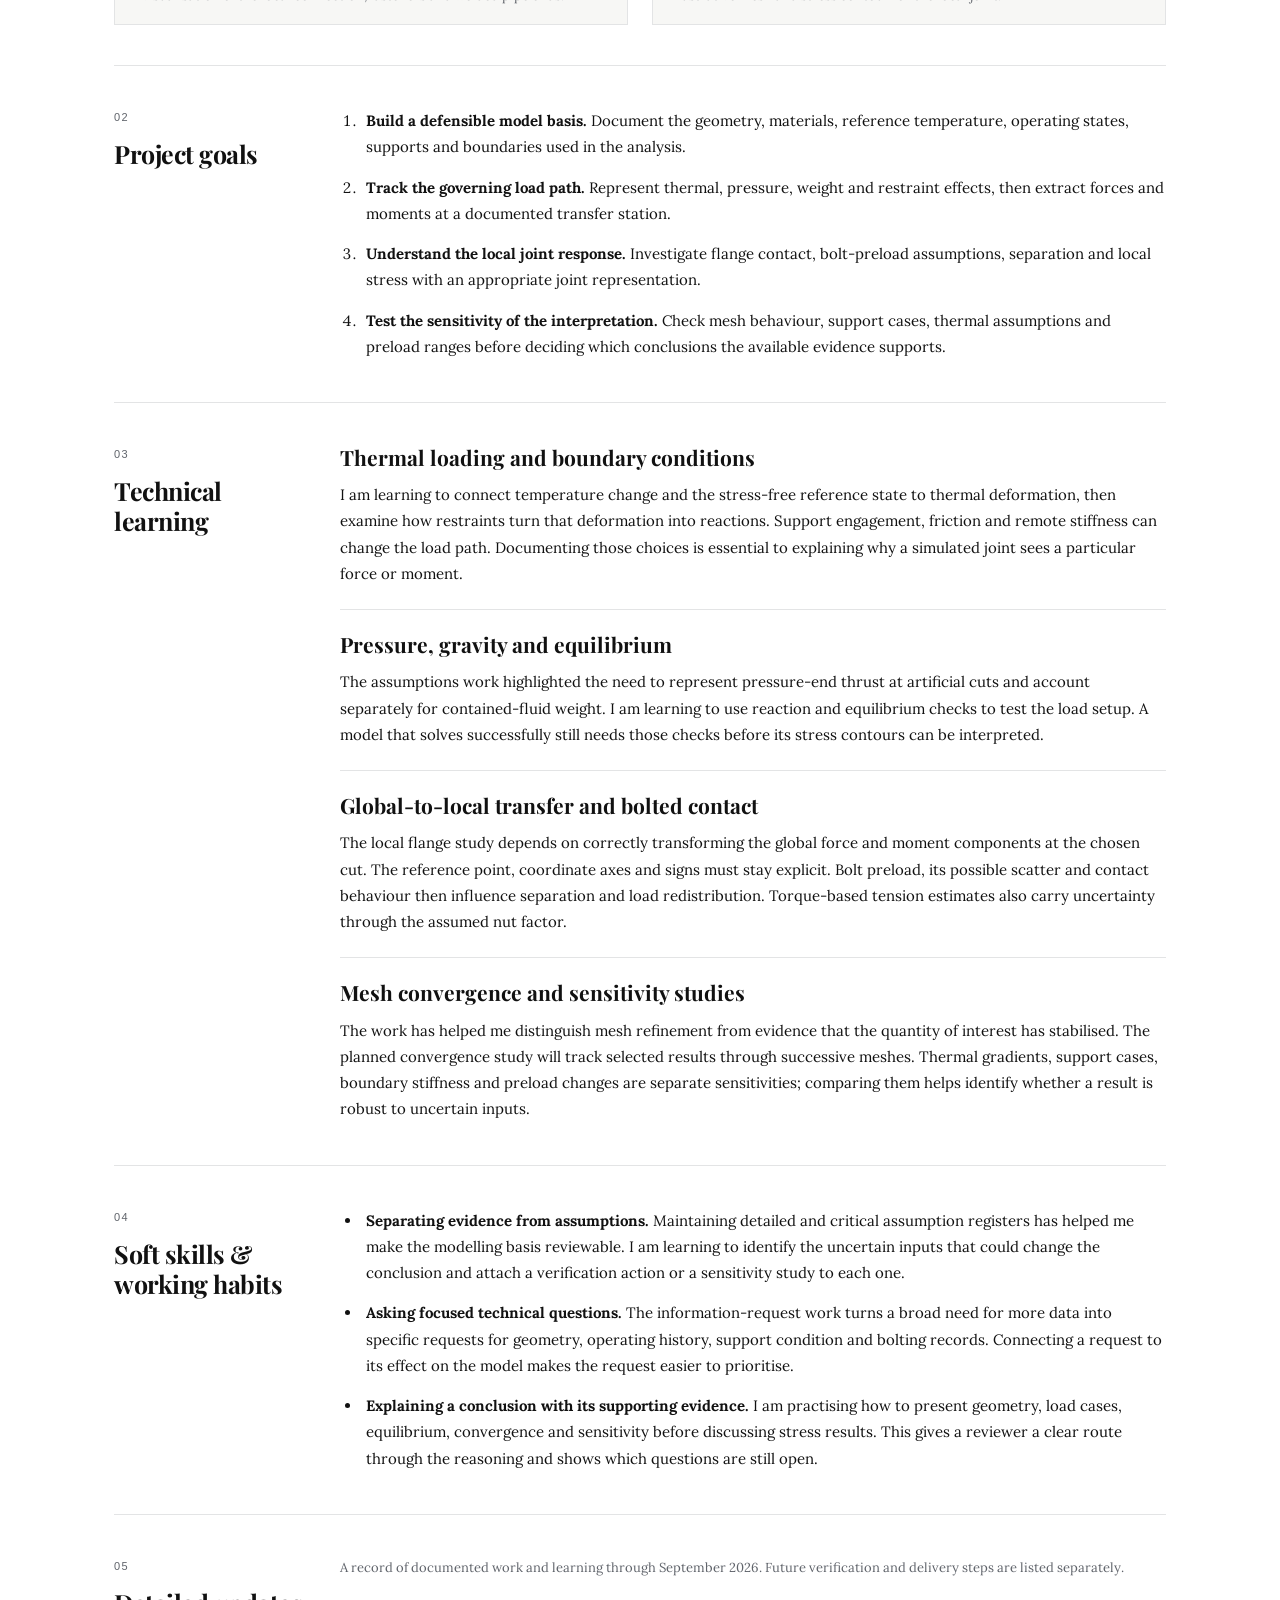
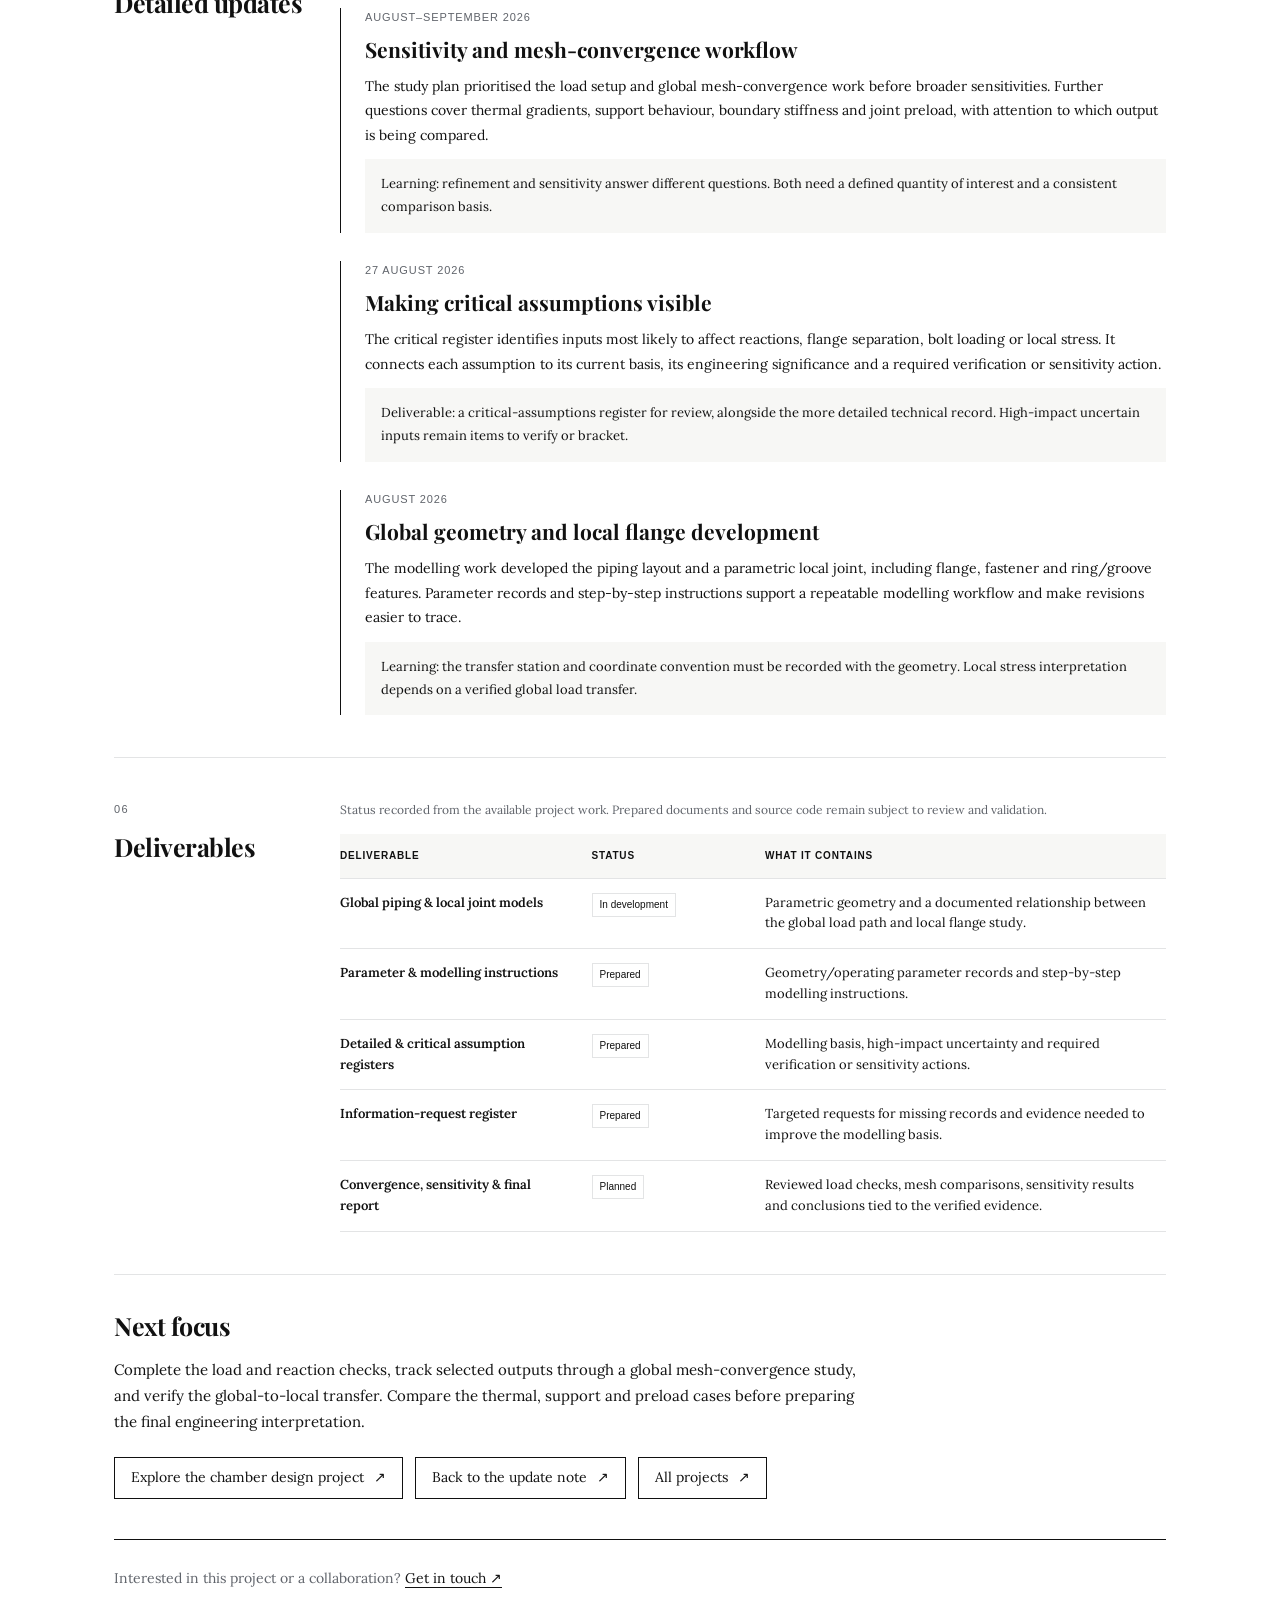
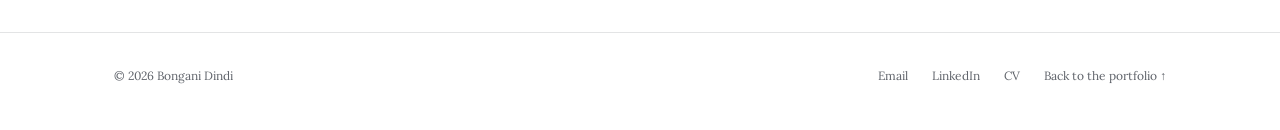
<file: projects/thermal_stress.html>
<!doctype html>
<html lang="en">
<head>
  <meta charset="utf-8">
  <meta name="viewport" content="width=device-width, initial-scale=1">
  <title>Piping &amp; flange thermal-stress analysis – Bongani Dindi</title>
  <meta name="description" content="Investigating how temperature changes, support behaviour and joint assumptions influence a piping assembly and its bolted flange. Project goals, technical learning, soft skills, progress updates and deliverables.">
  <meta name="color-scheme" content="light">
  <meta name="theme-color" content="#ffffff">
  <meta property="og:type" content="website">
  <meta property="og:title" content="Piping &amp; flange thermal-stress analysis – Bongani Dindi">
  <meta property="og:description" content="Investigating how temperature changes, support behaviour and joint assumptions influence a piping assembly and its bolted flange.">
  <meta property="og:url" content="https://bongani-dindi.github.io/projects/thermal_stress.html">
  <meta property="og:image" content="https://bongani-dindi.github.io/images/thermal-stress-piping-network.jpeg">
  <link rel="icon" href="../favicon.svg" type="image/svg+xml">
  <link rel="preconnect" href="https://fonts.googleapis.com">
  <link rel="preconnect" href="https://fonts.gstatic.com" crossorigin>
  <link href="https://fonts.googleapis.com/css2?family=Lora:wght@400;600&amp;family=Playfair+Display:wght@600;700&amp;display=swap" rel="stylesheet">
  <link rel="stylesheet" href="../assets/site.css">
  <script src="../assets/site.js" defer></script>
</head>
<body>
  <a class="skip-link" href="#main">Skip to content</a>
  <header class="site-header"><div class="container">
    <nav class="site-nav" aria-label="Main navigation">
      <a class="brand" href="../index.html"><strong>Bongani Dindi</strong><br><small>Mechanical Engineering • UCT ’26</small></a>
      <div class="nav-links"><a href="../index.html#projects" aria-current="true">Projects</a><a href="../updates.html">Updates</a><a href="../about.html">About me</a><a href="../index.html#skills">Skills</a><a href="../index.html#experience">Experience</a><a href="../index.html#contact">Contact</a></div>
    </nav>
  </div></header>
  <main class="container" id="main" tabindex="-1">
    <nav class="breadcrumb" aria-label="Breadcrumb"><a href="../index.html#projects">All projects</a><span aria-hidden="true">/</span><span aria-current="page">Thermal-stress analysis</span></nav>
    <section class="hero" aria-labelledby="page-title">
      <p class="eyebrow">Project notebook 04 · Mechanical analysis · Engineering</p>
      <div class="hero-grid"><div>
        <h1 id="page-title">Piping &amp; flange thermal-stress analysis</h1><p class="lead">Investigating how temperature changes, support behaviour and joint assumptions influence a piping assembly and its bolted flange.</p><span class="status">Simulation study</span>
        <span class="reviewed">Notebook updated <time datetime="2026-10-06">6 October 2026</time></span>
      </div><figure><a href="../images/thermal-stress-piping-network.jpeg" target="_blank" rel="noopener" aria-label="Open the piping network illustration at full size in a new tab"><img src="../images/thermal-stress-piping-network.jpeg" width="1672" height="941" alt="Illustrative piping network with flanged connections, branches and supports" decoding="async" fetchpriority="high"></a><figcaption>Illustrative piping network showing the overall assembly, flanged connections and supports.</figcaption></figure></div>
      <dl class="project-facts"><div><dt>My role</dt><dd>Parametric modelling, load definition &amp; sensitivity planning</dd></div><div><dt>Tools & methods</dt><dd>Autodesk Fusion, finite element analysis &amp; assumption registers</dd></div><div><dt>Current focus</dt><dd>Global-to-local loads, support behaviour &amp; mesh convergence</dd></div></dl>
    </section>
    <nav class="contents" aria-label="On this page"><span class="meta-label">On this page</span><ul><li><a href="#overview">The project</a></li><li><a href="#project-views">Project views</a></li><li><a href="#goals">Goals</a></li><li><a href="#technical-learning">Technical learning</a></li><li><a href="#soft-skills">Soft skills</a></li><li><a href="#progress-log">Detailed updates</a></li><li><a href="#deliverables">Deliverables</a></li></ul></nav>
    <section class="chapter" id="overview" aria-labelledby="overview-title">
      <div class="chapter-heading"><span class="section-number" aria-hidden="true">01</span><h2 id="overview-title">The project</h2></div>
      <div class="chapter-body"><p>This study examines how mechanical constraints and changing thermal conditions can load a piping and flange assembly. The global model describes the overall load path and support reactions; the local model provides a more detailed view of the flange, fasteners and contact conditions.</p><p>My work includes reconstructing parametric geometry, defining load cases, documenting uncertain inputs and planning sensitivity studies. The engineering task is to establish a credible modelling basis and understand which assumptions can change the interpretation. Mesh checks, load-transfer verification and sensitivity results remain part of the evidence needed before final conclusions.</p></div>
    </section>
    <section class="project-views" id="project-views" aria-labelledby="project-views-title">
      <h2 id="project-views-title">Project views</h2>
      <p>Illustrative views of the local bolted joint and stress-analysis concept. Select an image to view it at full size.</p>
      <div class="project-gallery">
        <figure>
          <a href="../images/thermal-stress-bolted-flange.jpeg" target="_blank" rel="noopener" aria-label="Open the bolted flange illustration at full size in a new tab"><img src="../images/thermal-stress-bolted-flange.jpeg" width="1672" height="941" alt="Illustrative bolted flange connection with fasteners and welded pipe ends" loading="lazy" decoding="async"></a>
          <figcaption><strong>Bolted flange joint</strong>A visualisation of the local connection, fasteners and welded pipe ends.</figcaption>
        </figure>
        <figure>
          <a href="../images/thermal-stress-flange-stress.jpeg" target="_blank" rel="noopener" aria-label="Open the flange stress visualisation at full size in a new tab"><img src="../images/thermal-stress-flange-stress.jpeg" width="1672" height="941" alt="Illustrative finite element mesh and coloured stress contour on the local flange joint" loading="lazy" decoding="async"></a>
          <figcaption><strong>Local flange stress visualisation</strong>Illustrative mesh and stress contour for the local joint.</figcaption>
        </figure>
      </div>
    </section>
    <section class="chapter" id="goals" aria-labelledby="goals-title">
      <div class="chapter-heading"><span class="section-number" aria-hidden="true">02</span><h2 id="goals-title">Project goals</h2></div>
      <div class="chapter-body"><ol><li><strong>Build a defensible model basis.</strong> Document the geometry, materials, reference temperature, operating states, supports and boundaries used in the analysis.</li><li><strong>Track the governing load path.</strong> Represent thermal, pressure, weight and restraint effects, then extract forces and moments at a documented transfer station.</li><li><strong>Understand the local joint response.</strong> Investigate flange contact, bolt-preload assumptions, separation and local stress with an appropriate joint representation.</li><li><strong>Test the sensitivity of the interpretation.</strong> Check mesh behaviour, support cases, thermal assumptions and preload ranges before deciding which conclusions the available evidence supports.</li></ol></div>
    </section>
    <section class="chapter" id="technical-learning" aria-labelledby="technical-learning-title">
      <div class="chapter-heading"><span class="section-number" aria-hidden="true">03</span><h2 id="technical-learning-title">Technical learning</h2></div>
      <div class="chapter-body"><article class="learning-item"><h3>Thermal loading and boundary conditions</h3><p>I am learning to connect temperature change and the stress-free reference state to thermal deformation, then examine how restraints turn that deformation into reactions. Support engagement, friction and remote stiffness can change the load path. Documenting those choices is essential to explaining why a simulated joint sees a particular force or moment.</p></article><article class="learning-item"><h3>Pressure, gravity and equilibrium</h3><p>The assumptions work highlighted the need to represent pressure-end thrust at artificial cuts and account separately for contained-fluid weight. I am learning to use reaction and equilibrium checks to test the load setup. A model that solves successfully still needs those checks before its stress contours can be interpreted.</p></article><article class="learning-item"><h3>Global-to-local transfer and bolted contact</h3><p>The local flange study depends on correctly transforming the global force and moment components at the chosen cut. The reference point, coordinate axes and signs must stay explicit. Bolt preload, its possible scatter and contact behaviour then influence separation and load redistribution. Torque-based tension estimates also carry uncertainty through the assumed nut factor.</p></article><article class="learning-item"><h3>Mesh convergence and sensitivity studies</h3><p>The work has helped me distinguish mesh refinement from evidence that the quantity of interest has stabilised. The planned convergence study will track selected results through successive meshes. Thermal gradients, support cases, boundary stiffness and preload changes are separate sensitivities; comparing them helps identify whether a result is robust to uncertain inputs.</p></article></div>
    </section>
    <section class="chapter" id="soft-skills" aria-labelledby="soft-skills-title">
      <div class="chapter-heading"><span class="section-number" aria-hidden="true">04</span><h2 id="soft-skills-title">Soft skills & working habits</h2></div>
      <div class="chapter-body"><ul><li><strong>Separating evidence from assumptions.</strong> Maintaining detailed and critical assumption registers has helped me make the modelling basis reviewable. I am learning to identify the uncertain inputs that could change the conclusion and attach a verification action or a sensitivity study to each one.</li><li><strong>Asking focused technical questions.</strong> The information-request work turns a broad need for more data into specific requests for geometry, operating history, support condition and bolting records. Connecting a request to its effect on the model makes the request easier to prioritise.</li><li><strong>Explaining a conclusion with its supporting evidence.</strong> I am practising how to present geometry, load cases, equilibrium, convergence and sensitivity before discussing stress results. This gives a reviewer a clear route through the reasoning and shows which questions are still open.</li></ul></div>
    </section>
    <section class="chapter" id="progress-log" aria-labelledby="progress-log-title">
      <div class="chapter-heading"><span class="section-number" aria-hidden="true">05</span><h2 id="progress-log-title">Detailed updates</h2></div>
      <div class="chapter-body"><p class="progress-intro">A record of documented work and learning through September 2026. Future verification and delivery steps are listed separately.</p><article class="log-entry" id="log-1"><time class="log-date" datetime="2026-08">August–September 2026</time><h3>Sensitivity and mesh-convergence workflow</h3><p>The study plan prioritised the load setup and global mesh-convergence work before broader sensitivities. Further questions cover thermal gradients, support behaviour, boundary stiffness and joint preload, with attention to which output is being compared.</p><p class="log-takeaway">Learning: refinement and sensitivity answer different questions. Both need a defined quantity of interest and a consistent comparison basis.</p></article><article class="log-entry" id="log-2"><time class="log-date" datetime="2026-08-27">27 August 2026</time><h3>Making critical assumptions visible</h3><p>The critical register identifies inputs most likely to affect reactions, flange separation, bolt loading or local stress. It connects each assumption to its current basis, its engineering significance and a required verification or sensitivity action.</p><p class="log-takeaway">Deliverable: a critical-assumptions register for review, alongside the more detailed technical record. High-impact uncertain inputs remain items to verify or bracket.</p></article><article class="log-entry" id="log-3"><time class="log-date" datetime="2026-08">August 2026</time><h3>Global geometry and local flange development</h3><p>The modelling work developed the piping layout and a parametric local joint, including flange, fastener and ring/groove features. Parameter records and step-by-step instructions support a repeatable modelling workflow and make revisions easier to trace.</p><p class="log-takeaway">Learning: the transfer station and coordinate convention must be recorded with the geometry. Local stress interpretation depends on a verified global load transfer.</p></article></div>
    </section>
    <section class="chapter" id="deliverables" aria-labelledby="deliverables-title">
      <div class="chapter-heading"><span class="section-number" aria-hidden="true">06</span><h2 id="deliverables-title">Deliverables</h2></div>
      <div class="chapter-body"><div class="table-wrap" role="region" aria-label="Project deliverables" tabindex="0"><table><caption>Status recorded from the available project work. Prepared documents and source code remain subject to review and validation.</caption><thead><tr><th scope="col">Deliverable</th><th scope="col">Status</th><th scope="col">What it contains</th></tr></thead><tbody><tr><th scope="row">Global piping &amp; local joint models</th><td><span class="deliverable-status">In development</span></td><td>Parametric geometry and a documented relationship between the global load path and local flange study.</td></tr><tr><th scope="row">Parameter &amp; modelling instructions</th><td><span class="deliverable-status">Prepared</span></td><td>Geometry/operating parameter records and step-by-step modelling instructions.</td></tr><tr><th scope="row">Detailed &amp; critical assumption registers</th><td><span class="deliverable-status">Prepared</span></td><td>Modelling basis, high-impact uncertainty and required verification or sensitivity actions.</td></tr><tr><th scope="row">Information-request register</th><td><span class="deliverable-status">Prepared</span></td><td>Targeted requests for missing records and evidence needed to improve the modelling basis.</td></tr><tr><th scope="row">Convergence, sensitivity &amp; final report</th><td><span class="deliverable-status">Planned</span></td><td>Reviewed load checks, mesh comparisons, sensitivity results and conclusions tied to the verified evidence.</td></tr></tbody></table></div></div>
    </section>
    <section class="next-block" aria-labelledby="next-title"><h2 id="next-title">Next focus</h2><p>Complete the load and reaction checks, track selected outputs through a global mesh-convergence study, and verify the global-to-local transfer. Compare the thermal, support and preload cases before preparing the final engineering interpretation.</p><div class="related"><a href="uv_chamber.html">Explore the chamber design project <span aria-hidden="true">↗</span></a><a href="../updates.html#thermal-stress">Back to the update note <span aria-hidden="true">↗</span></a><a href="../index.html#projects">All projects <span aria-hidden="true">↗</span></a></div></section>
    <p class="contact-note">Interested in this project or a collaboration? <a href="mailto:bongani14d@gmail.com">Get in touch ↗</a></p>
  </main>
  <footer class="site-footer">
    <div class="container footer-row">
      <p>© <span data-year>2026</span> Bongani Dindi</p>
      <ul class="footer-links">
        <li><a href="mailto:bongani14d@gmail.com">Email</a></li>
        <li><a href="https://www.linkedin.com/in/bongani-dindi14" target="_blank" rel="noopener noreferrer">LinkedIn</a></li>
        <li><a href="../BONGANI_DINDI_CV.pdf" download>CV</a></li>
        <li><a href="../index.html#projects">Back to the portfolio ↑</a></li>
      </ul>
    </div>
  </footer>
</body>
</html>
</file>
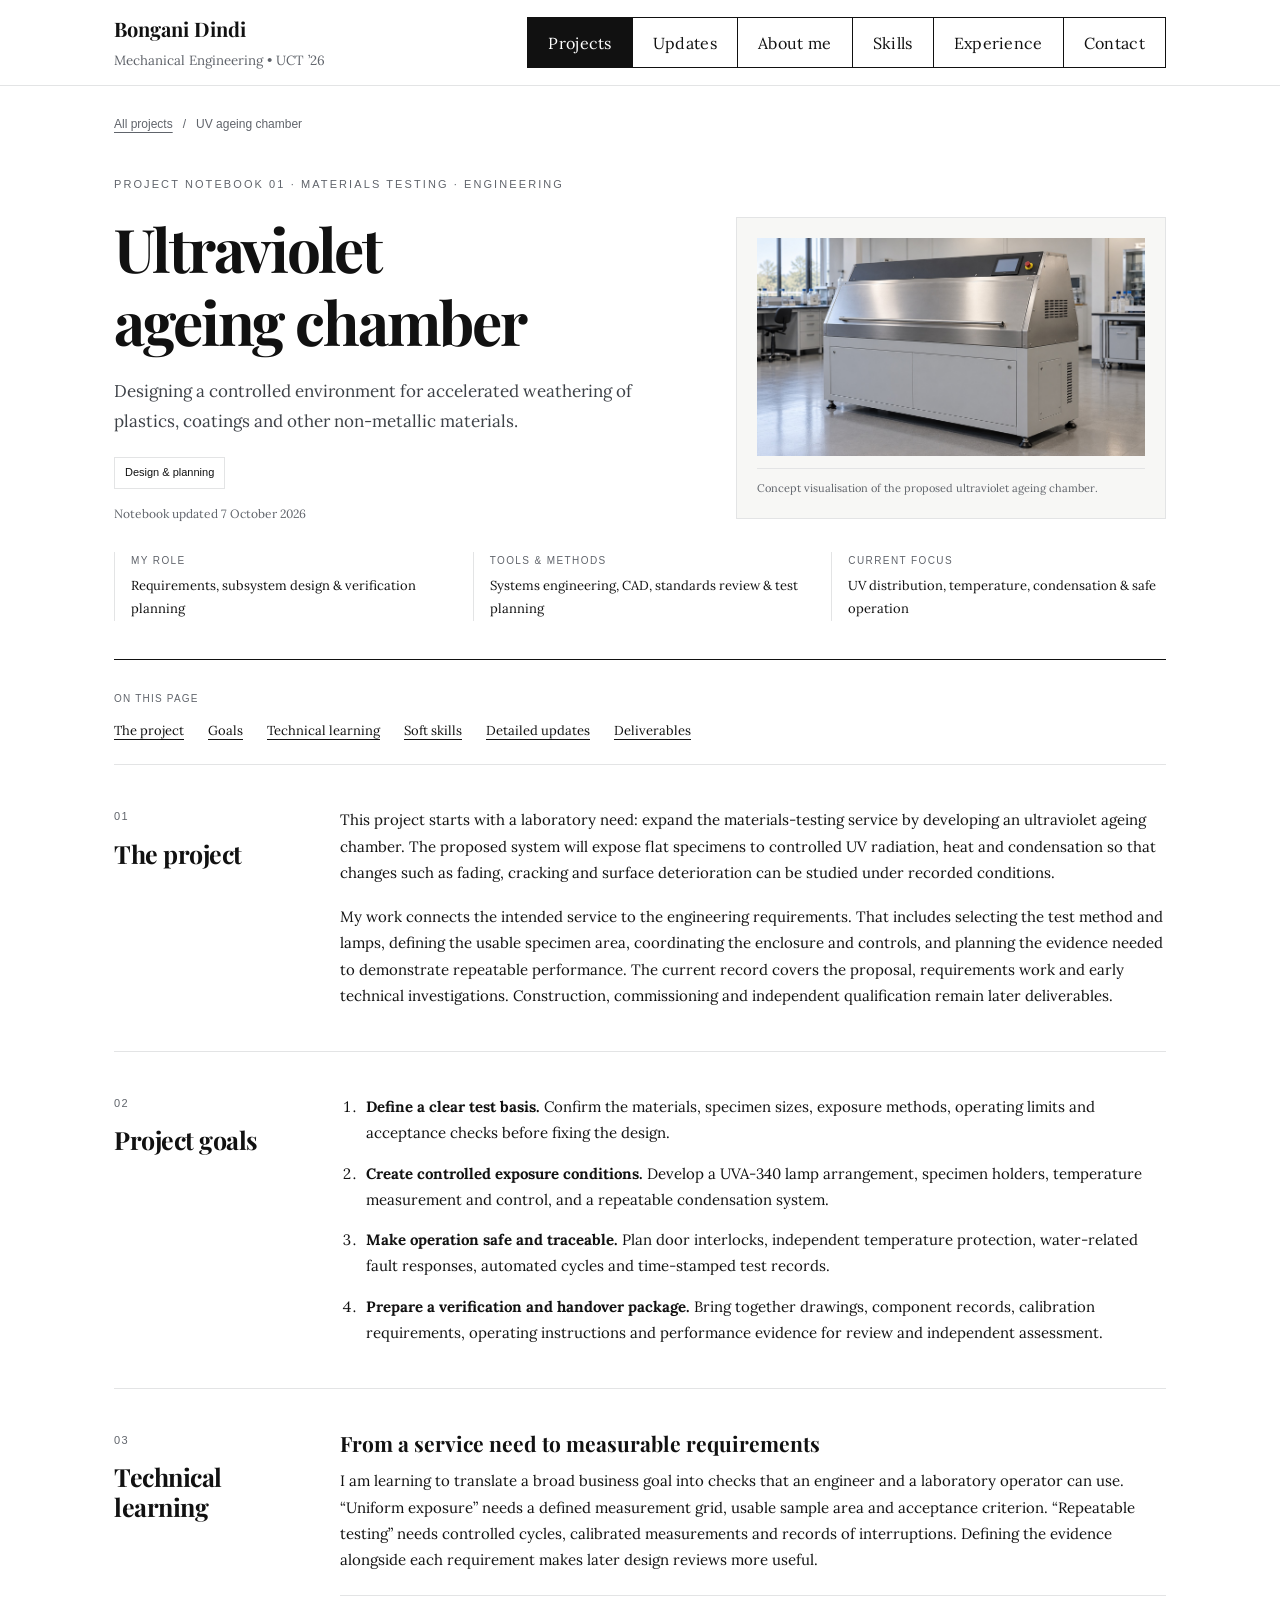
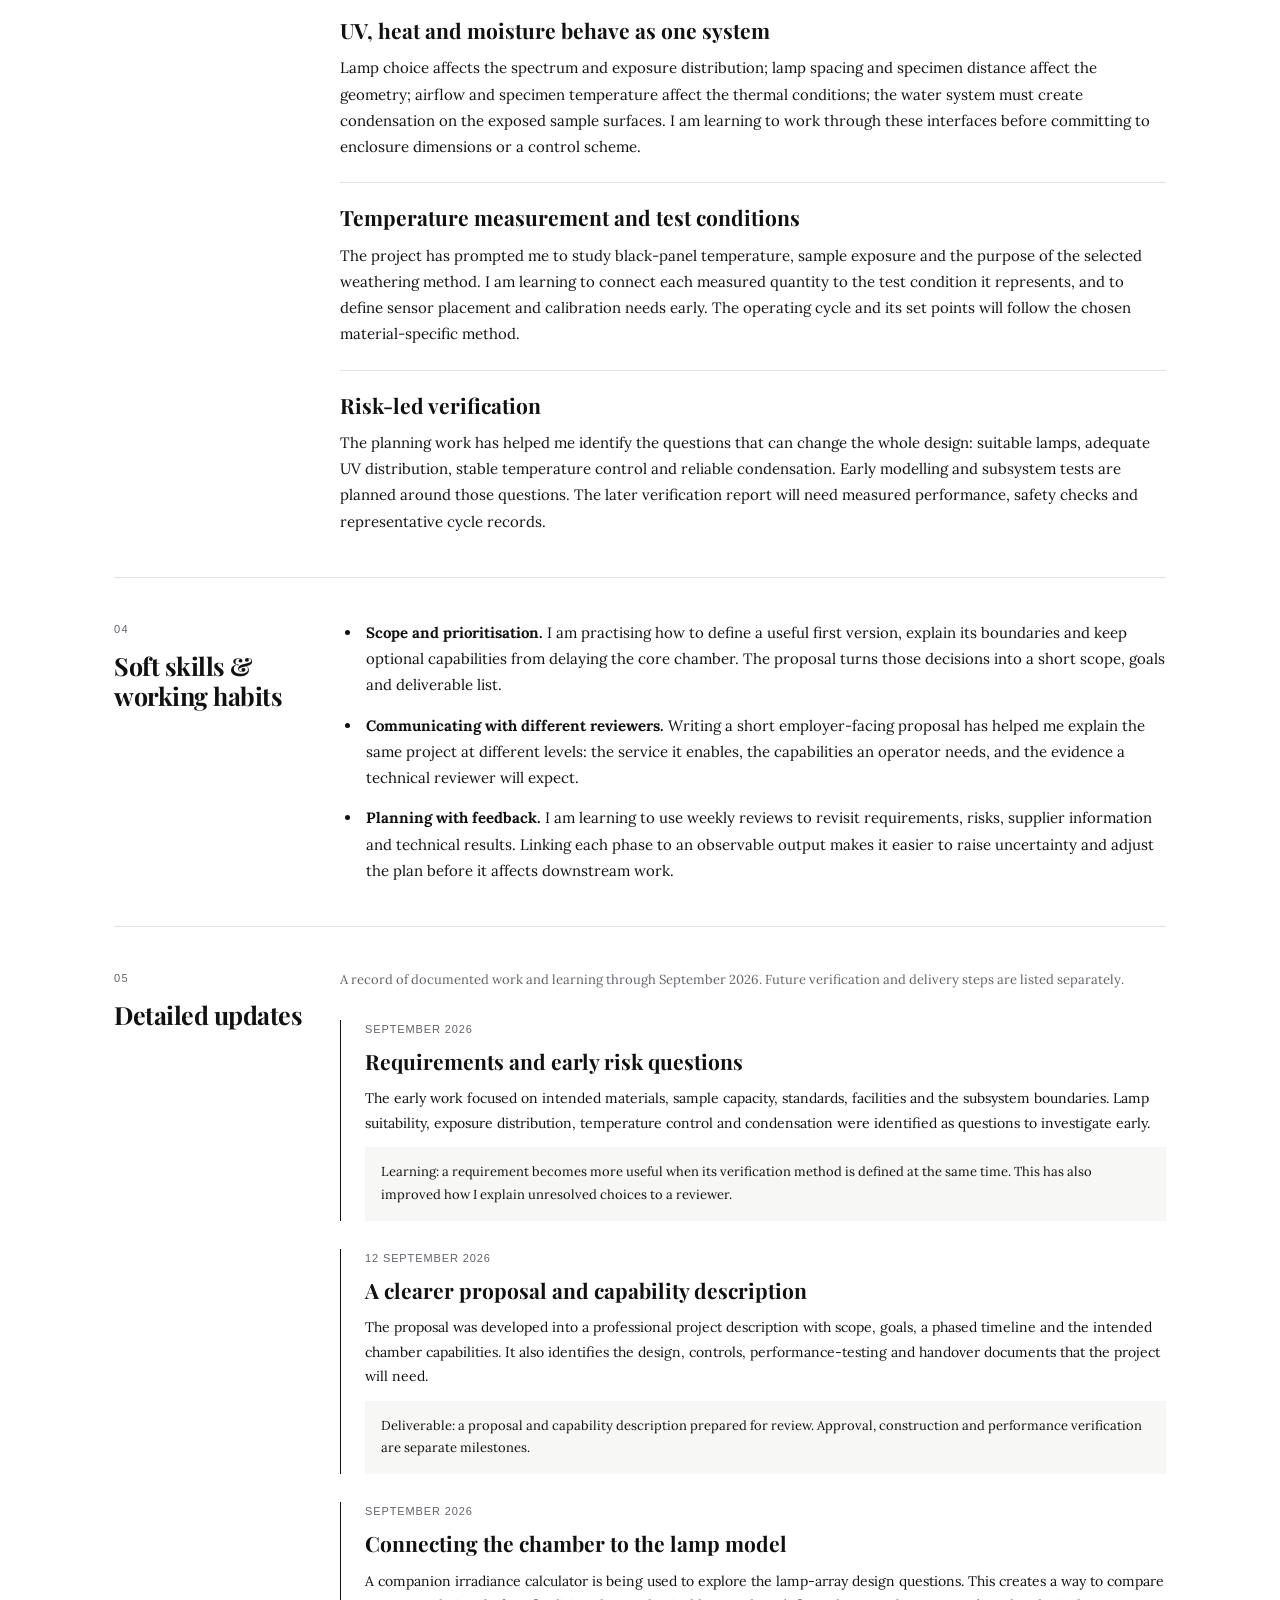
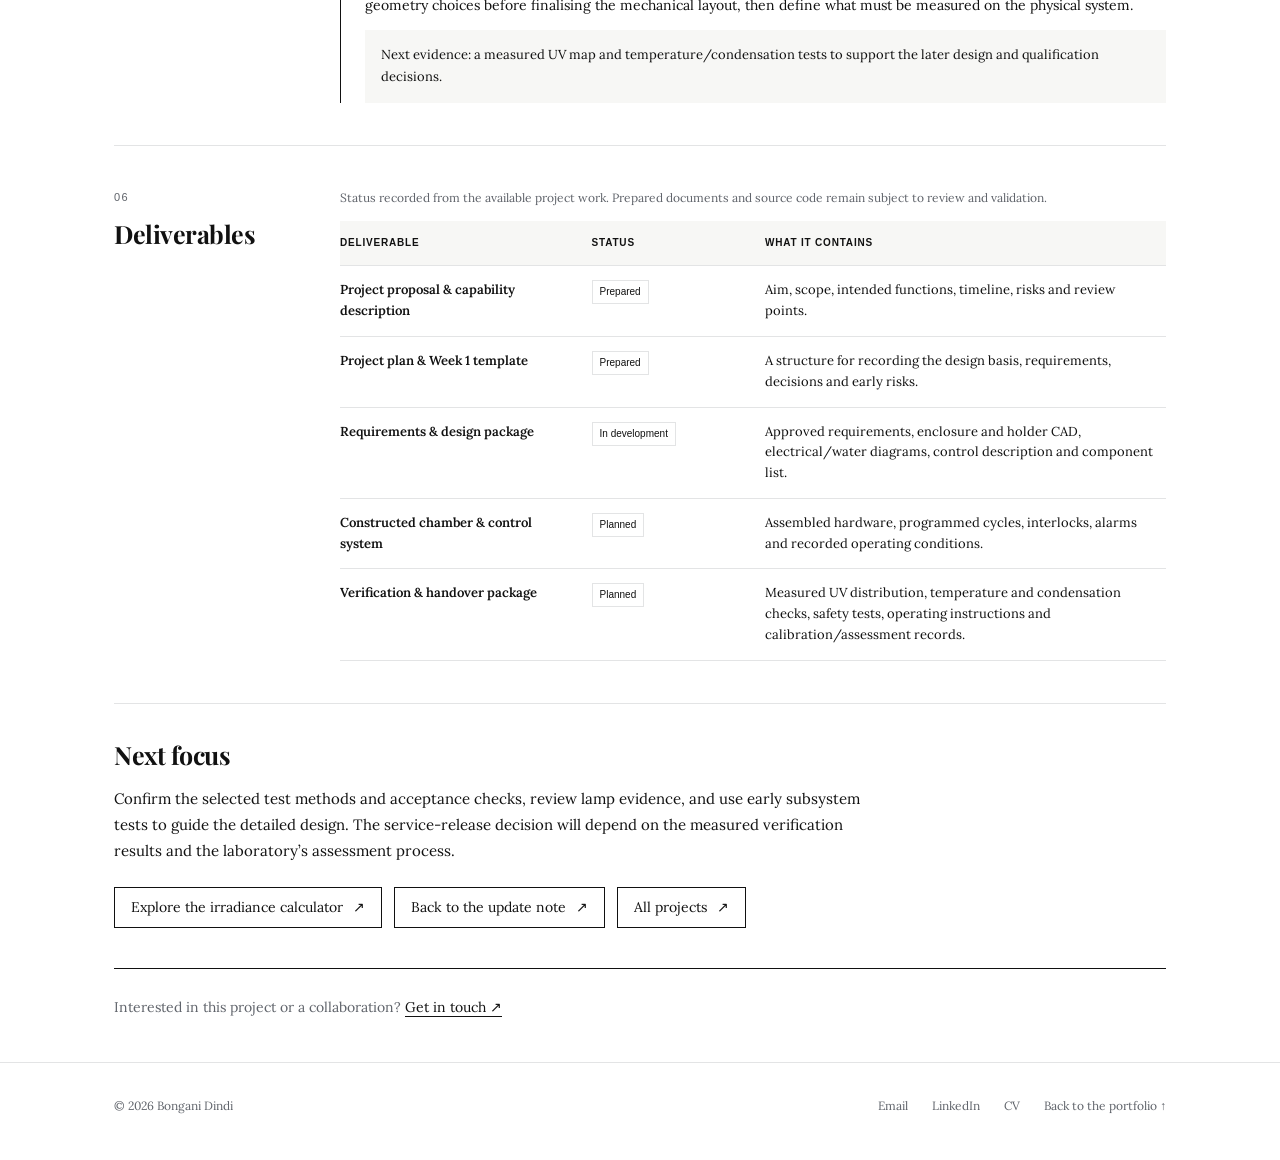
<file: projects/uv_chamber.html>
<!doctype html>
<html lang="en">
<head>
  <meta charset="utf-8">
  <meta name="viewport" content="width=device-width, initial-scale=1">
  <title>Ultraviolet ageing chamber – Bongani Dindi</title>
  <meta name="description" content="Designing a controlled environment for accelerated weathering of plastics, coatings and other non-metallic materials. Project goals, technical learning, soft skills, progress updates and deliverables.">
  <meta name="color-scheme" content="light">
  <meta name="theme-color" content="#ffffff">
  <meta property="og:type" content="website">
  <meta property="og:title" content="Ultraviolet ageing chamber – Bongani Dindi">
  <meta property="og:description" content="Designing a controlled environment for accelerated weathering of plastics, coatings and other non-metallic materials.">
  <meta property="og:url" content="https://bongani-dindi.github.io/projects/uv_chamber.html">
  <meta property="og:image" content="https://bongani-dindi.github.io/images/uv-ageing-chamber.jpeg">
  <link rel="icon" href="../favicon.svg" type="image/svg+xml">
  <link rel="preconnect" href="https://fonts.googleapis.com">
  <link rel="preconnect" href="https://fonts.gstatic.com" crossorigin>
  <link href="https://fonts.googleapis.com/css2?family=Lora:wght@400;600&amp;family=Playfair+Display:wght@600;700&amp;display=swap" rel="stylesheet">
  <link rel="stylesheet" href="../assets/site.css">
  <script src="../assets/site.js" defer></script>
</head>
<body>
  <a class="skip-link" href="#main">Skip to content</a>
  <header class="site-header"><div class="container">
    <nav class="site-nav" aria-label="Main navigation">
      <a class="brand" href="../index.html"><strong>Bongani Dindi</strong><br><small>Mechanical Engineering • UCT ’26</small></a>
      <div class="nav-links"><a href="../index.html#projects" aria-current="true">Projects</a><a href="../updates.html">Updates</a><a href="../about.html">About me</a><a href="../index.html#skills">Skills</a><a href="../index.html#experience">Experience</a><a href="../index.html#contact">Contact</a></div>
    </nav>
  </div></header>
  <main class="container" id="main" tabindex="-1">
    <nav class="breadcrumb" aria-label="Breadcrumb"><a href="../index.html#projects">All projects</a><span aria-hidden="true">/</span><span aria-current="page">UV ageing chamber</span></nav>
    <section class="hero" aria-labelledby="page-title">
      <p class="eyebrow">Project notebook 01 · Materials testing · Engineering</p>
      <div class="hero-grid"><div>
        <h1 id="page-title">Ultraviolet ageing chamber</h1><p class="lead">Designing a controlled environment for accelerated weathering of plastics, coatings and other non-metallic materials.</p><span class="status">Design &amp; planning</span>
        <span class="reviewed">Notebook updated <time datetime="2026-10-07">7 October 2026</time></span>
      </div><figure><a href="../images/uv-ageing-chamber.jpeg" target="_blank" rel="noopener" aria-label="Open the ultraviolet ageing chamber concept at full size in a new tab"><img src="../images/uv-ageing-chamber.jpeg" width="1672" height="941" alt="Ultraviolet ageing chamber concept with a stainless steel enclosure, front access lid and touchscreen controls in a laboratory" decoding="async" fetchpriority="high"></a><figcaption>Concept visualisation of the proposed ultraviolet ageing chamber.</figcaption></figure></div>
      <dl class="project-facts"><div><dt>My role</dt><dd>Requirements, subsystem design &amp; verification planning</dd></div><div><dt>Tools & methods</dt><dd>Systems engineering, CAD, standards review &amp; test planning</dd></div><div><dt>Current focus</dt><dd>UV distribution, temperature, condensation &amp; safe operation</dd></div></dl>
    </section>
    <nav class="contents" aria-label="On this page"><span class="meta-label">On this page</span><ul><li><a href="#overview">The project</a></li><li><a href="#goals">Goals</a></li><li><a href="#technical-learning">Technical learning</a></li><li><a href="#soft-skills">Soft skills</a></li><li><a href="#progress-log">Detailed updates</a></li><li><a href="#deliverables">Deliverables</a></li></ul></nav>
    <section class="chapter" id="overview" aria-labelledby="overview-title">
      <div class="chapter-heading"><span class="section-number" aria-hidden="true">01</span><h2 id="overview-title">The project</h2></div>
      <div class="chapter-body"><p>This project starts with a laboratory need: expand the materials-testing service by developing an ultraviolet ageing chamber. The proposed system will expose flat specimens to controlled UV radiation, heat and condensation so that changes such as fading, cracking and surface deterioration can be studied under recorded conditions.</p><p>My work connects the intended service to the engineering requirements. That includes selecting the test method and lamps, defining the usable specimen area, coordinating the enclosure and controls, and planning the evidence needed to demonstrate repeatable performance. The current record covers the proposal, requirements work and early technical investigations. Construction, commissioning and independent qualification remain later deliverables.</p></div>
    </section>
    <section class="chapter" id="goals" aria-labelledby="goals-title">
      <div class="chapter-heading"><span class="section-number" aria-hidden="true">02</span><h2 id="goals-title">Project goals</h2></div>
      <div class="chapter-body"><ol><li><strong>Define a clear test basis.</strong> Confirm the materials, specimen sizes, exposure methods, operating limits and acceptance checks before fixing the design.</li><li><strong>Create controlled exposure conditions.</strong> Develop a UVA-340 lamp arrangement, specimen holders, temperature measurement and control, and a repeatable condensation system.</li><li><strong>Make operation safe and traceable.</strong> Plan door interlocks, independent temperature protection, water-related fault responses, automated cycles and time-stamped test records.</li><li><strong>Prepare a verification and handover package.</strong> Bring together drawings, component records, calibration requirements, operating instructions and performance evidence for review and independent assessment.</li></ol></div>
    </section>
    <section class="chapter" id="technical-learning" aria-labelledby="technical-learning-title">
      <div class="chapter-heading"><span class="section-number" aria-hidden="true">03</span><h2 id="technical-learning-title">Technical learning</h2></div>
      <div class="chapter-body"><article class="learning-item"><h3>From a service need to measurable requirements</h3><p>I am learning to translate a broad business goal into checks that an engineer and a laboratory operator can use. “Uniform exposure” needs a defined measurement grid, usable sample area and acceptance criterion. “Repeatable testing” needs controlled cycles, calibrated measurements and records of interruptions. Defining the evidence alongside each requirement makes later design reviews more useful.</p></article><article class="learning-item"><h3>UV, heat and moisture behave as one system</h3><p>Lamp choice affects the spectrum and exposure distribution; lamp spacing and specimen distance affect the geometry; airflow and specimen temperature affect the thermal conditions; the water system must create condensation on the exposed sample surfaces. I am learning to work through these interfaces before committing to enclosure dimensions or a control scheme.</p></article><article class="learning-item"><h3>Temperature measurement and test conditions</h3><p>The project has prompted me to study black-panel temperature, sample exposure and the purpose of the selected weathering method. I am learning to connect each measured quantity to the test condition it represents, and to define sensor placement and calibration needs early. The operating cycle and its set points will follow the chosen material-specific method.</p></article><article class="learning-item"><h3>Risk-led verification</h3><p>The planning work has helped me identify the questions that can change the whole design: suitable lamps, adequate UV distribution, stable temperature control and reliable condensation. Early modelling and subsystem tests are planned around those questions. The later verification report will need measured performance, safety checks and representative cycle records.</p></article></div>
    </section>
    <section class="chapter" id="soft-skills" aria-labelledby="soft-skills-title">
      <div class="chapter-heading"><span class="section-number" aria-hidden="true">04</span><h2 id="soft-skills-title">Soft skills & working habits</h2></div>
      <div class="chapter-body"><ul><li><strong>Scope and prioritisation.</strong> I am practising how to define a useful first version, explain its boundaries and keep optional capabilities from delaying the core chamber. The proposal turns those decisions into a short scope, goals and deliverable list.</li><li><strong>Communicating with different reviewers.</strong> Writing a short employer-facing proposal has helped me explain the same project at different levels: the service it enables, the capabilities an operator needs, and the evidence a technical reviewer will expect.</li><li><strong>Planning with feedback.</strong> I am learning to use weekly reviews to revisit requirements, risks, supplier information and technical results. Linking each phase to an observable output makes it easier to raise uncertainty and adjust the plan before it affects downstream work.</li></ul></div>
    </section>
    <section class="chapter" id="progress-log" aria-labelledby="progress-log-title">
      <div class="chapter-heading"><span class="section-number" aria-hidden="true">05</span><h2 id="progress-log-title">Detailed updates</h2></div>
      <div class="chapter-body"><p class="progress-intro">A record of documented work and learning through September 2026. Future verification and delivery steps are listed separately.</p><article class="log-entry" id="log-1"><time class="log-date" datetime="2026-09">September 2026</time><h3>Requirements and early risk questions</h3><p>The early work focused on intended materials, sample capacity, standards, facilities and the subsystem boundaries. Lamp suitability, exposure distribution, temperature control and condensation were identified as questions to investigate early.</p><p class="log-takeaway">Learning: a requirement becomes more useful when its verification method is defined at the same time. This has also improved how I explain unresolved choices to a reviewer.</p></article><article class="log-entry" id="log-2"><time class="log-date" datetime="2026-09-12">12 September 2026</time><h3>A clearer proposal and capability description</h3><p>The proposal was developed into a professional project description with scope, goals, a phased timeline and the intended chamber capabilities. It also identifies the design, controls, performance-testing and handover documents that the project will need.</p><p class="log-takeaway">Deliverable: a proposal and capability description prepared for review. Approval, construction and performance verification are separate milestones.</p></article><article class="log-entry" id="log-3"><time class="log-date" datetime="2026-09">September 2026</time><h3>Connecting the chamber to the lamp model</h3><p>A companion irradiance calculator is being used to explore the lamp-array design questions. This creates a way to compare geometry choices before finalising the mechanical layout, then define what must be measured on the physical system.</p><p class="log-takeaway">Next evidence: a measured UV map and temperature/condensation tests to support the later design and qualification decisions.</p></article></div>
    </section>
    <section class="chapter" id="deliverables" aria-labelledby="deliverables-title">
      <div class="chapter-heading"><span class="section-number" aria-hidden="true">06</span><h2 id="deliverables-title">Deliverables</h2></div>
      <div class="chapter-body"><div class="table-wrap" role="region" aria-label="Project deliverables" tabindex="0"><table><caption>Status recorded from the available project work. Prepared documents and source code remain subject to review and validation.</caption><thead><tr><th scope="col">Deliverable</th><th scope="col">Status</th><th scope="col">What it contains</th></tr></thead><tbody><tr><th scope="row">Project proposal &amp; capability description</th><td><span class="deliverable-status">Prepared</span></td><td>Aim, scope, intended functions, timeline, risks and review points.</td></tr><tr><th scope="row">Project plan &amp; Week 1 template</th><td><span class="deliverable-status">Prepared</span></td><td>A structure for recording the design basis, requirements, decisions and early risks.</td></tr><tr><th scope="row">Requirements &amp; design package</th><td><span class="deliverable-status">In development</span></td><td>Approved requirements, enclosure and holder CAD, electrical/water diagrams, control description and component list.</td></tr><tr><th scope="row">Constructed chamber &amp; control system</th><td><span class="deliverable-status">Planned</span></td><td>Assembled hardware, programmed cycles, interlocks, alarms and recorded operating conditions.</td></tr><tr><th scope="row">Verification &amp; handover package</th><td><span class="deliverable-status">Planned</span></td><td>Measured UV distribution, temperature and condensation checks, safety tests, operating instructions and calibration/assessment records.</td></tr></tbody></table></div></div>
    </section>
    <section class="next-block" aria-labelledby="next-title"><h2 id="next-title">Next focus</h2><p>Confirm the selected test methods and acceptance checks, review lamp evidence, and use early subsystem tests to guide the detailed design. The service-release decision will depend on the measured verification results and the laboratory’s assessment process.</p><div class="related"><a href="irradiance_calculator.html">Explore the irradiance calculator <span aria-hidden="true">↗</span></a><a href="../updates.html#uv-chamber">Back to the update note <span aria-hidden="true">↗</span></a><a href="../index.html#projects">All projects <span aria-hidden="true">↗</span></a></div></section>
    <p class="contact-note">Interested in this project or a collaboration? <a href="mailto:bongani14d@gmail.com">Get in touch ↗</a></p>
  </main>
  <footer class="site-footer">
    <div class="container footer-row">
      <p>© <span data-year>2026</span> Bongani Dindi</p>
      <ul class="footer-links">
        <li><a href="mailto:bongani14d@gmail.com">Email</a></li>
        <li><a href="https://www.linkedin.com/in/bongani-dindi14" target="_blank" rel="noopener noreferrer">LinkedIn</a></li>
        <li><a href="../BONGANI_DINDI_CV.pdf" download>CV</a></li>
        <li><a href="../index.html#projects">Back to the portfolio ↑</a></li>
      </ul>
    </div>
  </footer>
</body>
</html>
</file>
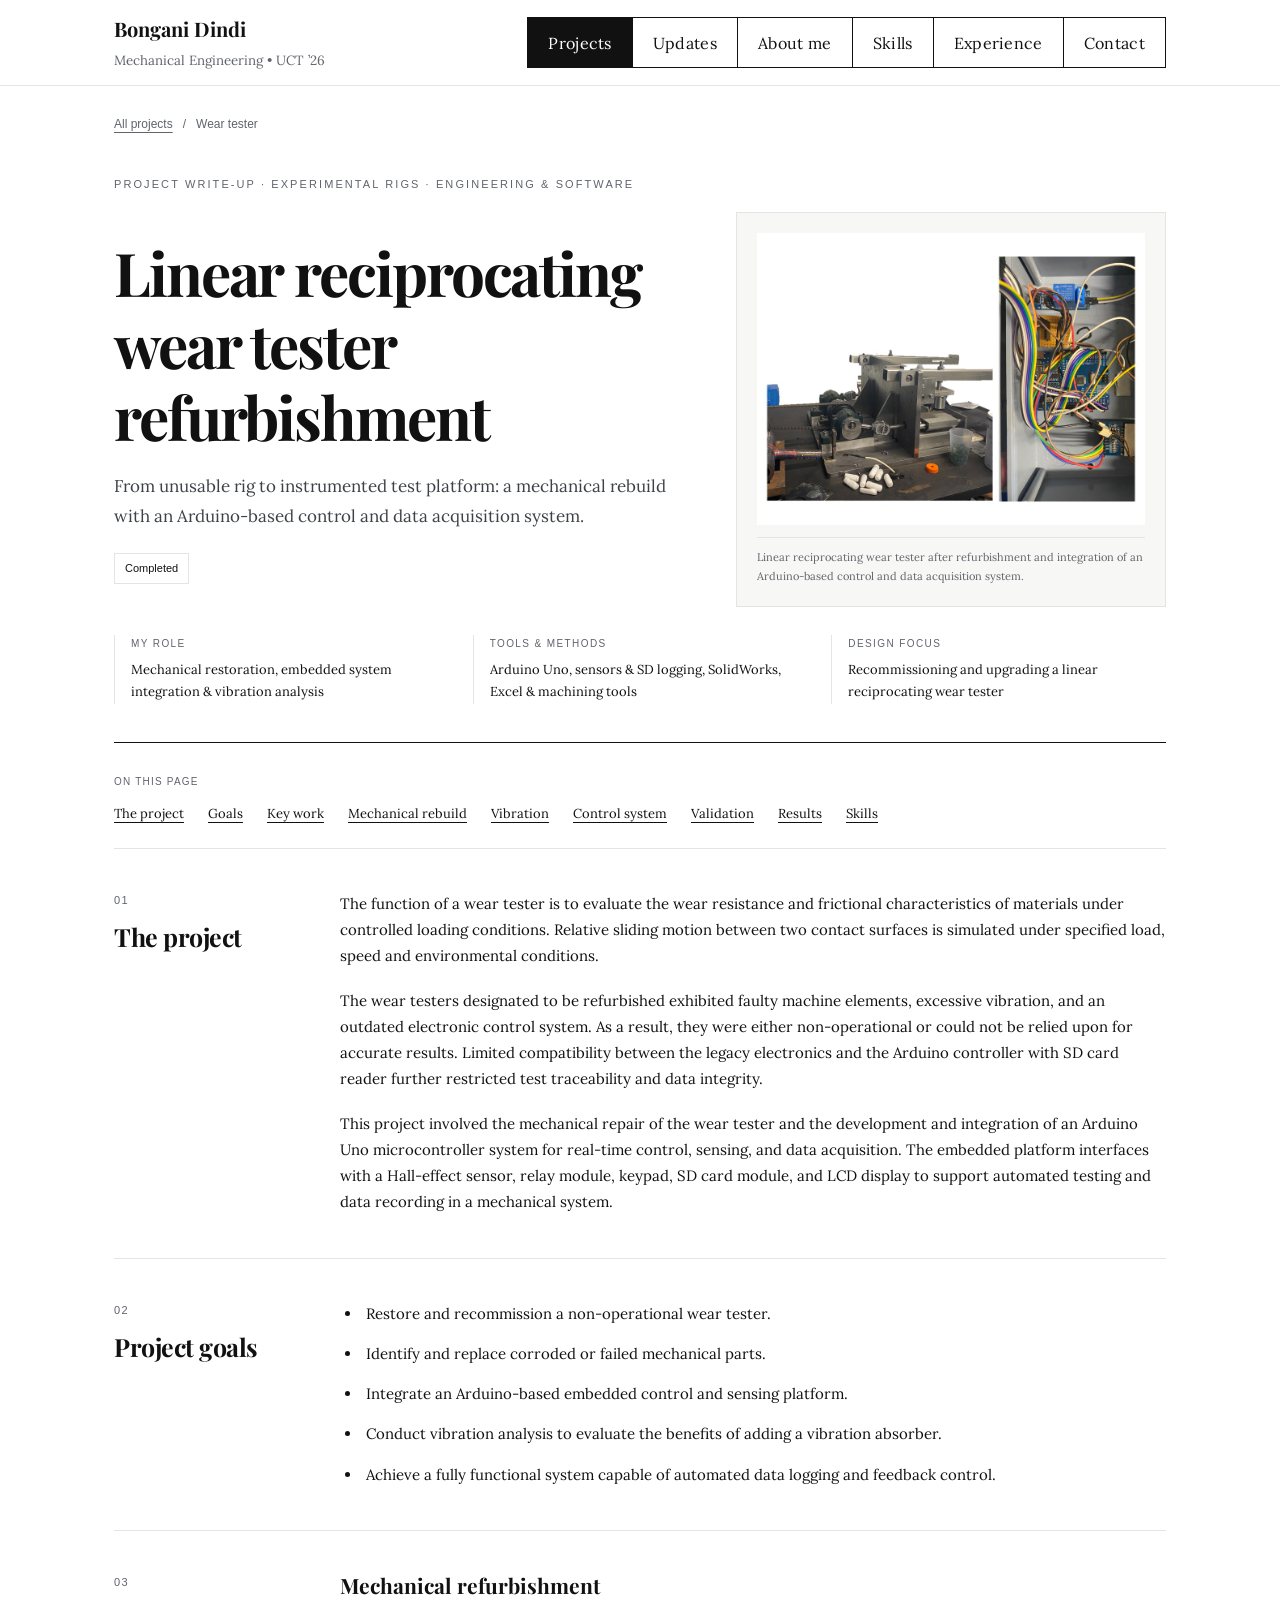
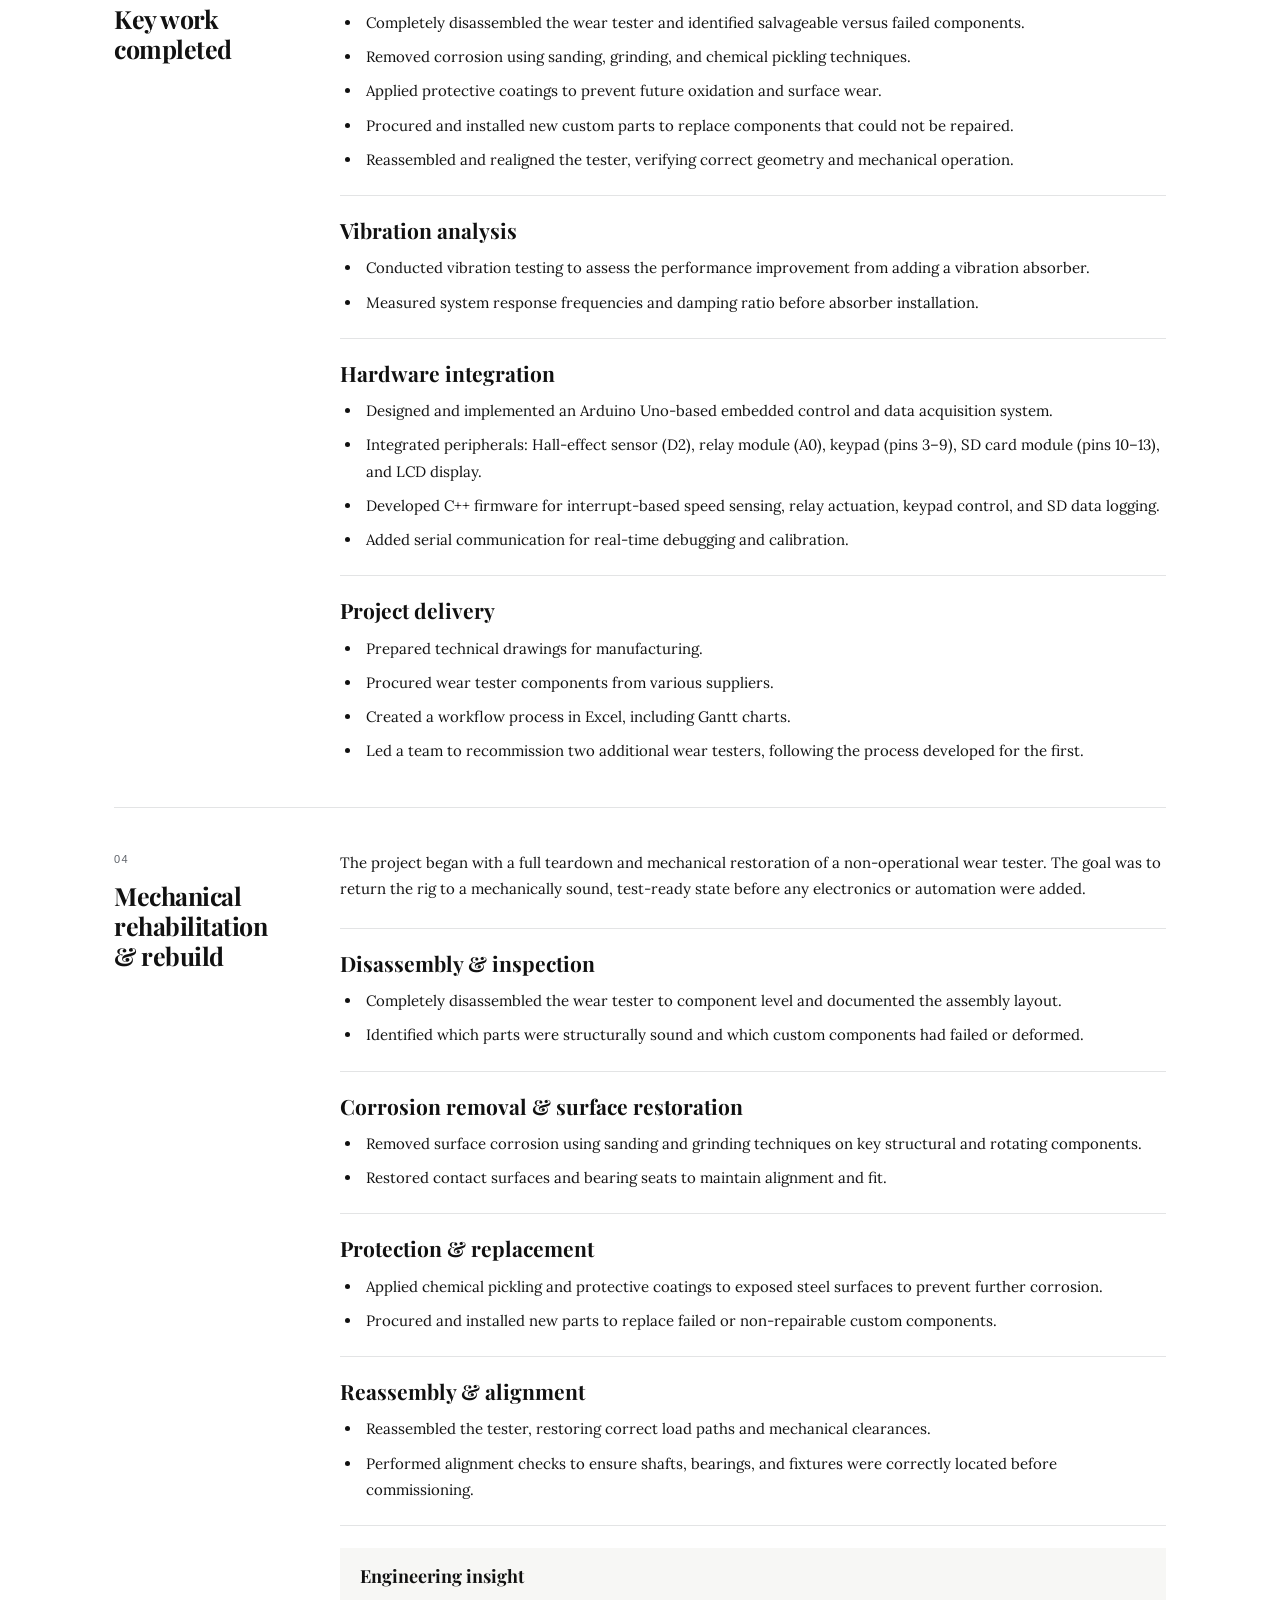
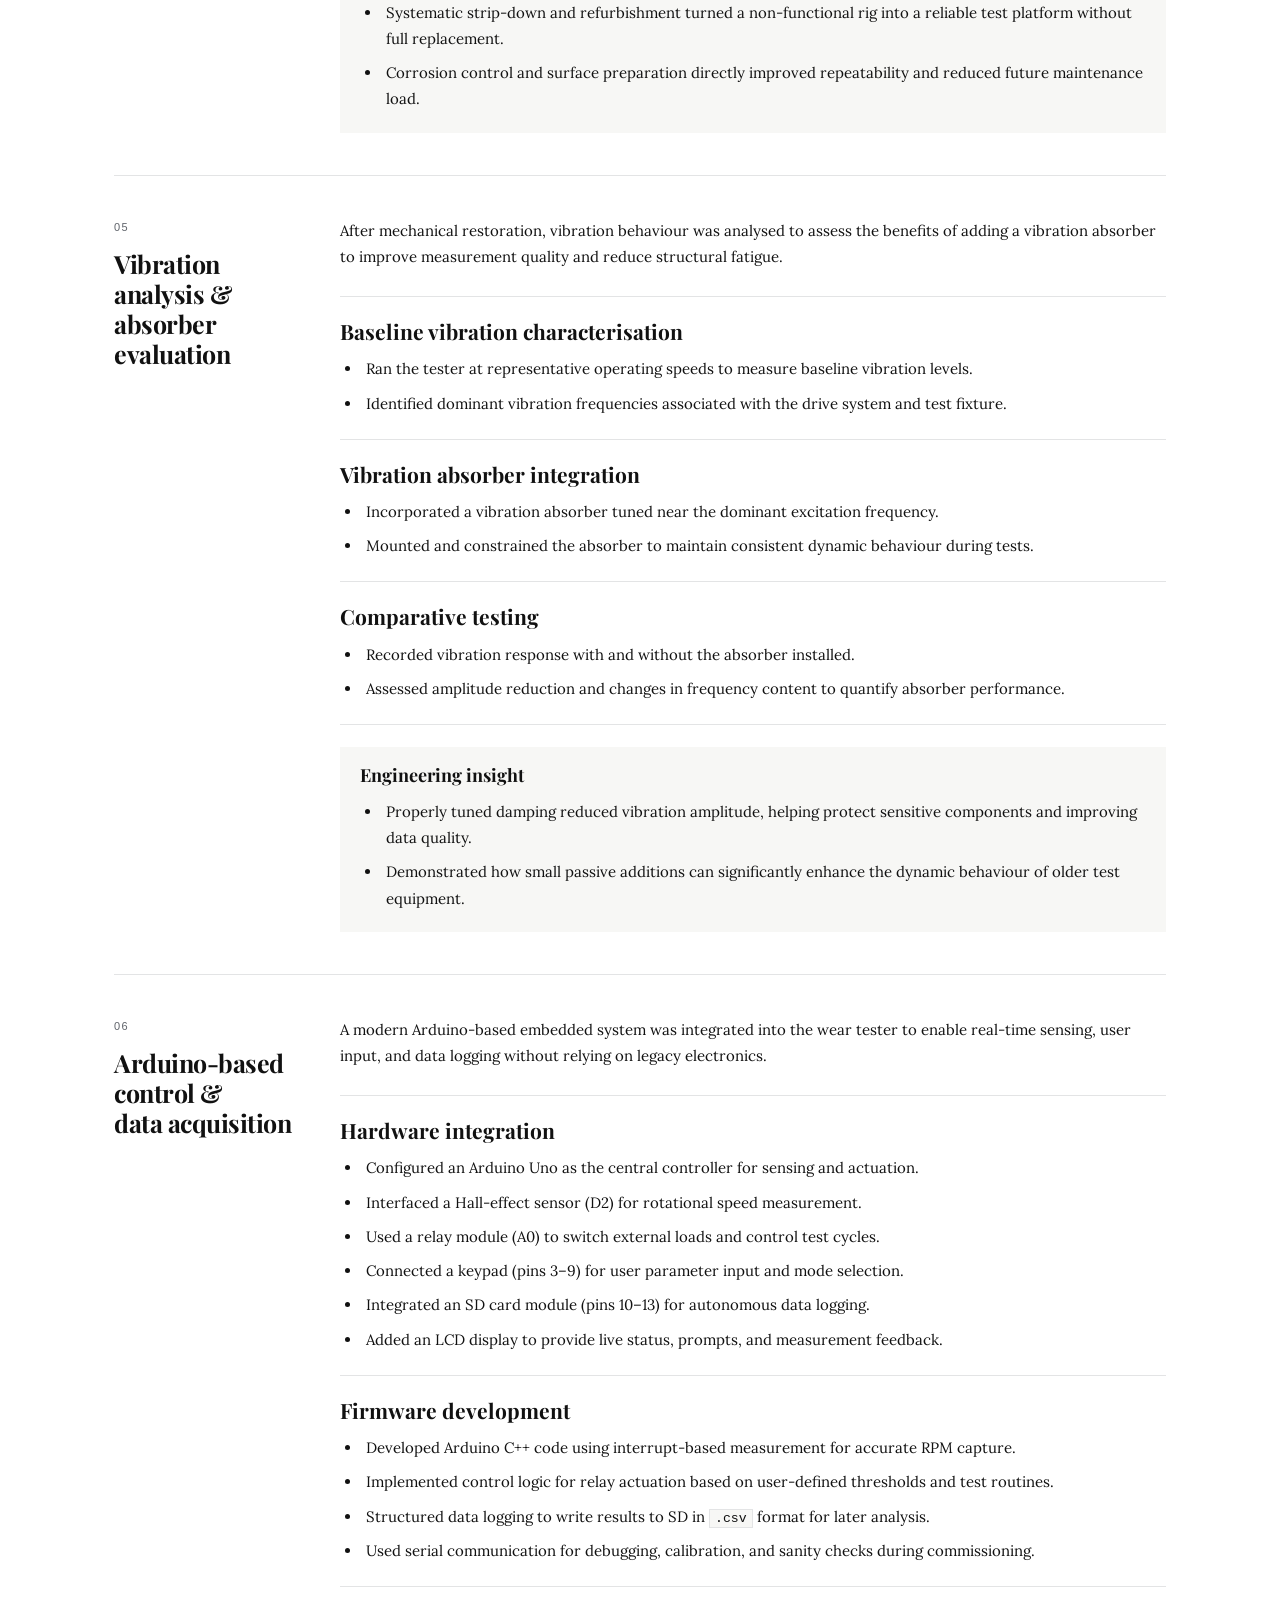
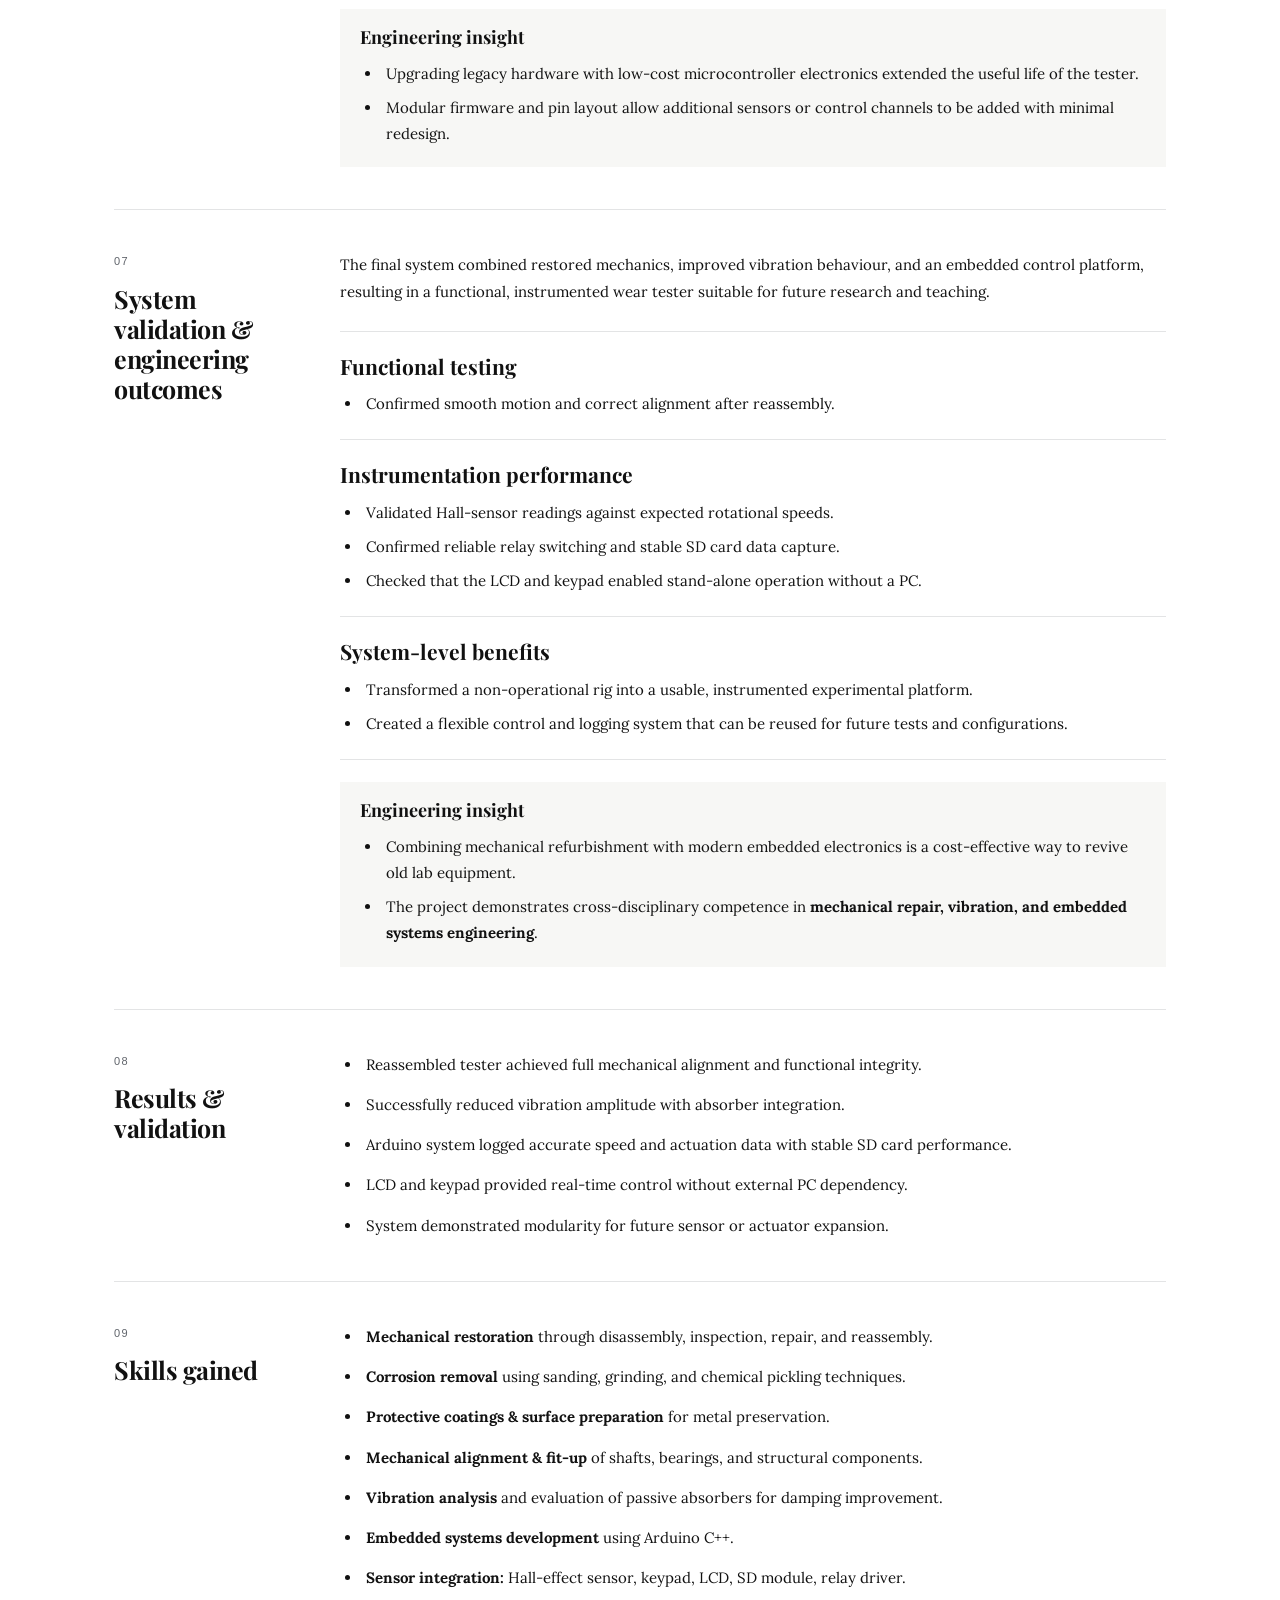
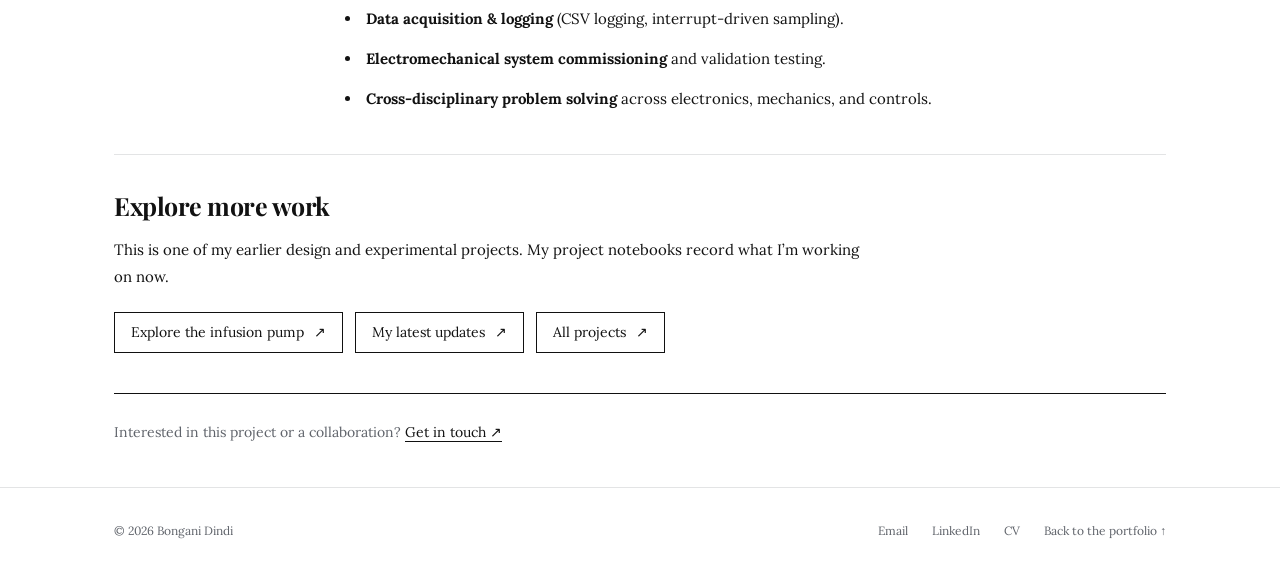
<file: projects/wear_tester.html>
<!doctype html>
<html lang="en">
<head>
  <meta charset="utf-8">
  <meta name="viewport" content="width=device-width, initial-scale=1">
  <title>Linear reciprocating wear tester refurbishment – Bongani Dindi</title>
  <meta name="description" content="Refurbishing a linear reciprocating wear tester and adding an Arduino-based control and data acquisition system: overview, objectives, work and results.">
  <meta name="color-scheme" content="light">
  <meta name="theme-color" content="#ffffff">
  <meta property="og:type" content="website">
  <meta property="og:title" content="Linear reciprocating wear tester refurbishment – Bongani Dindi">
  <meta property="og:description" content="From unusable rig to instrumented test platform: a mechanical rebuild with an Arduino-based control and data acquisition system.">
  <meta property="og:url" content="https://bongani-dindi.github.io/projects/wear_tester.html">
  <meta property="og:image" content="https://bongani-dindi.github.io/images/wear-tester-rig-and-controls.jpeg">
  <link rel="icon" href="../favicon.svg" type="image/svg+xml">
  <link rel="preconnect" href="https://fonts.googleapis.com">
  <link rel="preconnect" href="https://fonts.gstatic.com" crossorigin>
  <link href="https://fonts.googleapis.com/css2?family=Lora:wght@400;600&amp;family=Playfair+Display:wght@600;700&amp;display=swap" rel="stylesheet">
  <link rel="stylesheet" href="../assets/site.css">
  <script src="../assets/site.js" defer></script>
</head>
<body>
  <a class="skip-link" href="#main">Skip to content</a>
  <header class="site-header">
    <div class="container">
      <nav class="site-nav" aria-label="Main navigation">
        <a class="brand" href="../index.html"><strong>Bongani Dindi</strong><br><small>Mechanical Engineering • UCT ’26</small></a>
        <div class="nav-links">
          <a href="../index.html#projects" aria-current="true">Projects</a>
          <a href="../updates.html">Updates</a>
          <a href="../about.html">About me</a>
          <a href="../index.html#skills">Skills</a>
          <a href="../index.html#experience">Experience</a>
          <a href="../index.html#contact">Contact</a>
        </div>
      </nav>
    </div>
  </header>

  <main class="container" id="main" tabindex="-1">
    <nav class="breadcrumb" aria-label="Breadcrumb"><a href="../index.html#projects">All projects</a><span aria-hidden="true">/</span><span aria-current="page">Wear tester</span></nav>
    <section class="hero" aria-labelledby="page-title">
      <p class="eyebrow">Project write-up · Experimental rigs · Engineering &amp; software</p>
      <div class="hero-grid">
        <div>
          <h1 id="page-title">Linear reciprocating wear tester refurbishment</h1>
          <p class="lead">From unusable rig to instrumented test platform: a mechanical rebuild with an Arduino-based control and data acquisition system.</p>
          <span class="status">Completed</span>
        </div>
        <figure>
          <a href="../images/wear-tester-rig-and-controls.jpeg" target="_blank" rel="noopener" aria-label="Open the wear tester photos at full size in a new tab"><img src="../images/wear-tester-rig-and-controls.jpeg" width="960" height="720" alt="Arduino control electronics in their enclosure beside the restored wear tester on a workbench" decoding="async" fetchpriority="high"></a>
          <figcaption>Linear reciprocating wear tester after refurbishment and integration of an Arduino-based control and data acquisition system.</figcaption>
        </figure>
      </div>
      <dl class="project-facts">
        <div><dt>My role</dt><dd>Mechanical restoration, embedded system integration &amp; vibration analysis</dd></div>
        <div><dt>Tools &amp; methods</dt><dd>Arduino Uno, sensors &amp; SD logging, SolidWorks, Excel &amp; machining tools</dd></div>
        <div><dt>Design focus</dt><dd>Recommissioning and upgrading a linear reciprocating wear tester</dd></div>
      </dl>
    </section>

    <nav class="contents" aria-label="On this page">
      <span class="meta-label">On this page</span>
      <ul>
        <li><a href="#overview">The project</a></li>
        <li><a href="#goals">Goals</a></li>
        <li><a href="#key-work">Key work</a></li>
        <li><a href="#mechanical">Mechanical rebuild</a></li>
        <li><a href="#vibration">Vibration</a></li>
        <li><a href="#controls">Control system</a></li>
        <li><a href="#validation">Validation</a></li>
        <li><a href="#results">Results</a></li>
        <li><a href="#skills">Skills</a></li>
      </ul>
    </nav>

    <section class="chapter" id="overview" aria-labelledby="overview-title">
      <div class="chapter-heading"><span class="section-number" aria-hidden="true">01</span><h2 id="overview-title">The project</h2></div>
      <div class="chapter-body">
        <p>The function of a wear tester is to evaluate the wear resistance and frictional characteristics of materials under controlled loading conditions. Relative sliding motion between two contact surfaces is simulated under specified load, speed and environmental conditions.</p>
        <p>The wear testers designated to be refurbished exhibited faulty machine elements, excessive vibration, and an outdated electronic control system. As a result, they were either non-operational or could not be relied upon for accurate results. Limited compatibility between the legacy electronics and the Arduino controller with SD card reader further restricted test traceability and data integrity.</p>
        <p>This project involved the mechanical repair of the wear tester and the development and integration of an Arduino Uno microcontroller system for real-time control, sensing, and data acquisition. The embedded platform interfaces with a Hall-effect sensor, relay module, keypad, SD card module, and LCD display to support automated testing and data recording in a mechanical system.</p>
      </div>
    </section>

    <section class="chapter" id="goals" aria-labelledby="goals-title">
      <div class="chapter-heading"><span class="section-number" aria-hidden="true">02</span><h2 id="goals-title">Project goals</h2></div>
      <div class="chapter-body">
        <ul>
          <li>Restore and recommission a non-operational wear tester.</li>
          <li>Identify and replace corroded or failed mechanical parts.</li>
          <li>Integrate an Arduino-based embedded control and sensing platform.</li>
          <li>Conduct vibration analysis to evaluate the benefits of adding a vibration absorber.</li>
          <li>Achieve a fully functional system capable of automated data logging and feedback control.</li>
        </ul>
      </div>
    </section>

    <section class="chapter" id="key-work" aria-labelledby="key-work-title">
      <div class="chapter-heading"><span class="section-number" aria-hidden="true">03</span><h2 id="key-work-title">Key work completed</h2></div>
      <div class="chapter-body">
        <article class="learning-item">
          <h3>Mechanical refurbishment</h3>
          <ul>
            <li>Completely disassembled the wear tester and identified salvageable versus failed components.</li>
            <li>Removed corrosion using sanding, grinding, and chemical pickling techniques.</li>
            <li>Applied protective coatings to prevent future oxidation and surface wear.</li>
            <li>Procured and installed new custom parts to replace components that could not be repaired.</li>
            <li>Reassembled and realigned the tester, verifying correct geometry and mechanical operation.</li>
          </ul>
        </article>
        <article class="learning-item">
          <h3>Vibration analysis</h3>
          <ul>
            <li>Conducted vibration testing to assess the performance improvement from adding a vibration absorber.</li>
            <li>Measured system response frequencies and damping ratio before absorber installation.</li>
          </ul>
        </article>
        <article class="learning-item">
          <h3>Hardware integration</h3>
          <ul>
            <li>Designed and implemented an Arduino Uno-based embedded control and data acquisition system.</li>
            <li>Integrated peripherals: Hall-effect sensor (D2), relay module (A0), keypad (pins 3–9), SD card module (pins 10–13), and LCD display.</li>
            <li>Developed C++ firmware for interrupt-based speed sensing, relay actuation, keypad control, and SD data logging.</li>
            <li>Added serial communication for real-time debugging and calibration.</li>
          </ul>
        </article>
        <article class="learning-item">
          <h3>Project delivery</h3>
          <ul>
            <li>Prepared technical drawings for manufacturing.</li>
            <li>Procured wear tester components from various suppliers.</li>
            <li>Created a workflow process in Excel, including Gantt charts.</li>
            <li>Led a team to recommission two additional wear testers, following the process developed for the first.</li>
          </ul>
        </article>
      </div>
    </section>

    <section class="chapter" id="mechanical" aria-labelledby="mechanical-title">
      <div class="chapter-heading"><span class="section-number" aria-hidden="true">04</span><h2 id="mechanical-title">Mechanical rehabilitation &amp; rebuild</h2></div>
      <div class="chapter-body">
        <p>The project began with a full teardown and mechanical restoration of a non-operational wear tester. The goal was to return the rig to a mechanically sound, test-ready state before any electronics or automation were added.</p>
        <article class="learning-item">
          <h3>Disassembly &amp; inspection</h3>
          <ul>
            <li>Completely disassembled the wear tester to component level and documented the assembly layout.</li>
            <li>Identified which parts were structurally sound and which custom components had failed or deformed.</li>
          </ul>
        </article>
        <article class="learning-item">
          <h3>Corrosion removal &amp; surface restoration</h3>
          <ul>
            <li>Removed surface corrosion using sanding and grinding techniques on key structural and rotating components.</li>
            <li>Restored contact surfaces and bearing seats to maintain alignment and fit.</li>
          </ul>
        </article>
        <article class="learning-item">
          <h3>Protection &amp; replacement</h3>
          <ul>
            <li>Applied chemical pickling and protective coatings to exposed steel surfaces to prevent further corrosion.</li>
            <li>Procured and installed new parts to replace failed or non-repairable custom components.</li>
          </ul>
        </article>
        <article class="learning-item">
          <h3>Reassembly &amp; alignment</h3>
          <ul>
            <li>Reassembled the tester, restoring correct load paths and mechanical clearances.</li>
            <li>Performed alignment checks to ensure shafts, bearings, and fixtures were correctly located before commissioning.</li>
          </ul>
        </article>
        <article class="learning-item is-insight">
          <h3>Engineering insight</h3>
          <ul>
            <li>Systematic strip-down and refurbishment turned a non-functional rig into a reliable test platform without full replacement.</li>
            <li>Corrosion control and surface preparation directly improved repeatability and reduced future maintenance load.</li>
          </ul>
        </article>
      </div>
    </section>

    <section class="chapter" id="vibration" aria-labelledby="vibration-title">
      <div class="chapter-heading"><span class="section-number" aria-hidden="true">05</span><h2 id="vibration-title">Vibration analysis &amp; absorber evaluation</h2></div>
      <div class="chapter-body">
        <p>After mechanical restoration, vibration behaviour was analysed to assess the benefits of adding a vibration absorber to improve measurement quality and reduce structural fatigue.</p>
        <article class="learning-item">
          <h3>Baseline vibration characterisation</h3>
          <ul>
            <li>Ran the tester at representative operating speeds to measure baseline vibration levels.</li>
            <li>Identified dominant vibration frequencies associated with the drive system and test fixture.</li>
          </ul>
        </article>
        <article class="learning-item">
          <h3>Vibration absorber integration</h3>
          <ul>
            <li>Incorporated a vibration absorber tuned near the dominant excitation frequency.</li>
            <li>Mounted and constrained the absorber to maintain consistent dynamic behaviour during tests.</li>
          </ul>
        </article>
        <article class="learning-item">
          <h3>Comparative testing</h3>
          <ul>
            <li>Recorded vibration response with and without the absorber installed.</li>
            <li>Assessed amplitude reduction and changes in frequency content to quantify absorber performance.</li>
          </ul>
        </article>
        <article class="learning-item is-insight">
          <h3>Engineering insight</h3>
          <ul>
            <li>Properly tuned damping reduced vibration amplitude, helping protect sensitive components and improving data quality.</li>
            <li>Demonstrated how small passive additions can significantly enhance the dynamic behaviour of older test equipment.</li>
          </ul>
        </article>
      </div>
    </section>

    <section class="chapter" id="controls" aria-labelledby="controls-title">
      <div class="chapter-heading"><span class="section-number" aria-hidden="true">06</span><h2 id="controls-title">Arduino-based control &amp; data acquisition</h2></div>
      <div class="chapter-body">
        <p>A modern Arduino-based embedded system was integrated into the wear tester to enable real-time sensing, user input, and data logging without relying on legacy electronics.</p>
        <article class="learning-item">
          <h3>Hardware integration</h3>
          <ul>
            <li>Configured an Arduino Uno as the central controller for sensing and actuation.</li>
            <li>Interfaced a Hall-effect sensor (D2) for rotational speed measurement.</li>
            <li>Used a relay module (A0) to switch external loads and control test cycles.</li>
            <li>Connected a keypad (pins 3–9) for user parameter input and mode selection.</li>
            <li>Integrated an SD card module (pins 10–13) for autonomous data logging.</li>
            <li>Added an LCD display to provide live status, prompts, and measurement feedback.</li>
          </ul>
        </article>
        <article class="learning-item">
          <h3>Firmware development</h3>
          <ul>
            <li>Developed Arduino C++ code using interrupt-based measurement for accurate RPM capture.</li>
            <li>Implemented control logic for relay actuation based on user-defined thresholds and test routines.</li>
            <li>Structured data logging to write results to SD in <code>.csv</code> format for later analysis.</li>
            <li>Used serial communication for debugging, calibration, and sanity checks during commissioning.</li>
          </ul>
        </article>
        <article class="learning-item is-insight">
          <h3>Engineering insight</h3>
          <ul>
            <li>Upgrading legacy hardware with low-cost microcontroller electronics extended the useful life of the tester.</li>
            <li>Modular firmware and pin layout allow additional sensors or control channels to be added with minimal redesign.</li>
          </ul>
        </article>
      </div>
    </section>

    <section class="chapter" id="validation" aria-labelledby="validation-title">
      <div class="chapter-heading"><span class="section-number" aria-hidden="true">07</span><h2 id="validation-title">System validation &amp; engineering outcomes</h2></div>
      <div class="chapter-body">
        <p>The final system combined restored mechanics, improved vibration behaviour, and an embedded control platform, resulting in a functional, instrumented wear tester suitable for future research and teaching.</p>
        <article class="learning-item">
          <h3>Functional testing</h3>
          <ul>
            <li>Confirmed smooth motion and correct alignment after reassembly.</li>
          </ul>
        </article>
        <article class="learning-item">
          <h3>Instrumentation performance</h3>
          <ul>
            <li>Validated Hall-sensor readings against expected rotational speeds.</li>
            <li>Confirmed reliable relay switching and stable SD card data capture.</li>
            <li>Checked that the LCD and keypad enabled stand-alone operation without a PC.</li>
          </ul>
        </article>
        <article class="learning-item">
          <h3>System-level benefits</h3>
          <ul>
            <li>Transformed a non-operational rig into a usable, instrumented experimental platform.</li>
            <li>Created a flexible control and logging system that can be reused for future tests and configurations.</li>
          </ul>
        </article>
        <article class="learning-item is-insight">
          <h3>Engineering insight</h3>
          <ul>
            <li>Combining mechanical refurbishment with modern embedded electronics is a cost-effective way to revive old lab equipment.</li>
            <li>The project demonstrates cross-disciplinary competence in <strong>mechanical repair, vibration, and embedded systems engineering</strong>.</li>
          </ul>
        </article>
      </div>
    </section>

    <section class="chapter" id="results" aria-labelledby="results-title">
      <div class="chapter-heading"><span class="section-number" aria-hidden="true">08</span><h2 id="results-title">Results &amp; validation</h2></div>
      <div class="chapter-body">
        <ul>
          <li>Reassembled tester achieved full mechanical alignment and functional integrity.</li>
          <li>Successfully reduced vibration amplitude with absorber integration.</li>
          <li>Arduino system logged accurate speed and actuation data with stable SD card performance.</li>
          <li>LCD and keypad provided real-time control without external PC dependency.</li>
          <li>System demonstrated modularity for future sensor or actuator expansion.</li>
        </ul>
      </div>
    </section>

    <section class="chapter" id="skills" aria-labelledby="skills-title">
      <div class="chapter-heading"><span class="section-number" aria-hidden="true">09</span><h2 id="skills-title">Skills gained</h2></div>
      <div class="chapter-body">
        <ul>
          <li><strong>Mechanical restoration</strong> through disassembly, inspection, repair, and reassembly.</li>
          <li><strong>Corrosion removal</strong> using sanding, grinding, and chemical pickling techniques.</li>
          <li><strong>Protective coatings &amp; surface preparation</strong> for metal preservation.</li>
          <li><strong>Mechanical alignment &amp; fit-up</strong> of shafts, bearings, and structural components.</li>
          <li><strong>Vibration analysis</strong> and evaluation of passive absorbers for damping improvement.</li>
          <li><strong>Embedded systems development</strong> using Arduino C++.</li>
          <li><strong>Sensor integration:</strong> Hall-effect sensor, keypad, LCD, SD module, relay driver.</li>
          <li><strong>Data acquisition &amp; logging</strong> (CSV logging, interrupt-driven sampling).</li>
          <li><strong>Electromechanical system commissioning</strong> and validation testing.</li>
          <li><strong>Cross-disciplinary problem solving</strong> across electronics, mechanics, and controls.</li>
        </ul>
      </div>
    </section>

    <section class="next-block" aria-labelledby="next-title">
      <h2 id="next-title">Explore more work</h2>
      <p>This is one of my earlier design and experimental projects. My project notebooks record what I’m working on now.</p>
      <div class="related"><a href="infusion_pump.html">Explore the infusion pump <span aria-hidden="true">↗</span></a><a href="../updates.html">My latest updates <span aria-hidden="true">↗</span></a><a href="../index.html#projects">All projects <span aria-hidden="true">↗</span></a></div>
    </section>
    <p class="contact-note">Interested in this project or a collaboration? <a href="mailto:bongani14d@gmail.com">Get in touch ↗</a></p>
  </main>

  <footer class="site-footer">
    <div class="container footer-row">
      <p>© <span data-year>2026</span> Bongani Dindi</p>
      <ul class="footer-links">
        <li><a href="mailto:bongani14d@gmail.com">Email</a></li>
        <li><a href="https://www.linkedin.com/in/bongani-dindi14" target="_blank" rel="noopener noreferrer">LinkedIn</a></li>
        <li><a href="../BONGANI_DINDI_CV.pdf" download>CV</a></li>
        <li><a href="../index.html#projects">Back to the portfolio ↑</a></li>
      </ul>
    </div>
  </footer>
</body>
</html>
</file>
<file: assets/site.css>
/* ==========================================================================
   Bongani Dindi – portfolio stylesheet
   One stylesheet for every page of the site.

    1. Tokens
    2. Base
    3. Header, navigation & footer
    4. Shared elements (labels, buttons, tags, sections)
    5. Page heroes
    6. Chapters (project pages, About)
    7. Project page pieces (gallery, log, tables)
    8. Home (project cards, skills, fact lists)
    9. Filter & search tools (Home, Updates)
   10. Updates
   11. Responsive
   12. Print
   ========================================================================== */

/* 1. Tokens ---------------------------------------------------------------- */
:root{
  --text:#111;
  --ink-soft:#3e4248;
  --muted:#60646b;
  --border:#e3e4e5;
  --soft:#f7f7f5;
  --bg:#fff;
  --max:1100px;
  --rail:190px;
  --font-display:"Playfair Display",Georgia,serif;
  --font-body:"Lora",Georgia,serif;
  --font-label:Arial,Helvetica,sans-serif;
}

/* 2. Base ------------------------------------------------------------------ */
*,*::before,*::after{box-sizing:border-box}
[hidden]{display:none!important}
html{scroll-padding-top:112px;-webkit-text-size-adjust:100%;text-size-adjust:100%}
body{margin:0;background:var(--bg);color:var(--text);font-family:var(--font-body);line-height:1.75}
img{max-width:100%;height:auto}
a{color:inherit;text-decoration:none}
a:hover{text-decoration:underline}
a,button,input{touch-action:manipulation}
a:focus-visible,button:focus-visible,input:focus-visible,summary:focus-visible,.table-wrap:focus-visible{outline:2px solid var(--text);outline-offset:4px}
main:focus{outline:0}
h1,h2,h3,h4{font-family:var(--font-display);line-height:1.2;margin:0;text-wrap:balance}
h2{font-size:25px;letter-spacing:-.02em}
h3{font-size:21px}
code{font-family:ui-monospace,SFMono-Regular,Menlo,Consolas,monospace;font-size:.88em;background:var(--soft);border:1px solid var(--border);padding:1px 5px}
.container{max-width:var(--max);margin:0 auto;padding:0 24px}
.skip-link{position:fixed;top:8px;left:8px;z-index:50;background:var(--text);color:#fff;padding:10px 16px;transform:translateY(-160%)}
.skip-link:focus{transform:translateY(0)}

/* 3. Header, navigation & footer ------------------------------------------- */
.site-header{position:sticky;top:0;z-index:30;background:var(--bg);border-bottom:1px solid var(--border)}
.site-nav{display:flex;align-items:center;justify-content:space-between;min-height:72px;gap:20px;flex-wrap:wrap;padding:12px 0}
.brand{display:block;line-height:1.7}
.brand:hover{text-decoration:none}
.brand strong{font-family:var(--font-display);font-size:20px}
.brand small{color:var(--muted)}
.nav-links{display:flex;flex-wrap:wrap;border:1px solid var(--text)}
.nav-links a{padding:.65rem 1.25rem;border-right:1px solid var(--text);letter-spacing:.02em}
.nav-links a:last-child{border-right:0}
.nav-links a:hover,.nav-links a[aria-current]{background:var(--text);color:#fff;text-decoration:none}
.breadcrumb{display:flex;gap:10px;flex-wrap:wrap;margin:28px 0 0;font-family:var(--font-label);font-size:12px;color:var(--muted)}
.breadcrumb a{text-decoration:underline;text-underline-offset:4px}
.site-footer{border-top:1px solid var(--border);padding:28px 0 40px;font-size:12px;color:var(--muted)}
.footer-row{display:flex;justify-content:space-between;align-items:baseline;gap:10px 24px;flex-wrap:wrap}
.footer-row p{margin:0}
.footer-links{display:flex;flex-wrap:wrap;gap:4px 24px;list-style:none;margin:0;padding:0}
.footer-links a{display:inline-block;padding:4px 0}
.footer-links a:hover{color:var(--text)}

/* 4. Shared elements ------------------------------------------------------- */
.eyebrow,.section-number,.meta-label,.log-date,.status{font-family:var(--font-label)}
.eyebrow{font-size:11px;letter-spacing:.19em;text-transform:uppercase;color:var(--muted);margin:0 0 18px}
.lead{font-size:17px;color:var(--ink-soft);margin:0 0 20px;max-width:680px}
.status{display:inline-block;border:1px solid var(--border);font-size:11px;padding:5px 10px;white-space:nowrap}
.btn,.related a{display:inline-flex;align-items:center;gap:10px;padding:10px 16px;border:1px solid var(--text);border-radius:0;background:transparent;color:var(--text);font-family:inherit;font-size:14px;line-height:1.4;cursor:pointer}
.btn:hover,.related a:hover{background:var(--text);color:#fff;text-decoration:none}
.btn-primary{background:var(--text);color:#fff}
.btn-primary:hover{background:var(--bg);color:var(--text)}
.actions,.related{display:flex;gap:12px;flex-wrap:wrap}
.tags{display:flex;flex-wrap:wrap;gap:6px;list-style:none;padding:0;margin:0}
.tags li{font-family:var(--font-label);font-size:10px;color:var(--muted);border:1px solid var(--border);padding:3px 7px}
.block{padding:40px 0 44px;border-top:1px solid var(--border);scroll-margin-top:12px}
.hero+.block{border-top:0}
.section-heading{display:flex;align-items:baseline;justify-content:space-between;gap:8px 16px;flex-wrap:wrap;margin-bottom:14px}
.section-heading h2{font-size:28px}
.section-heading p{font-size:13px;color:var(--muted);margin:0}
.section-intro{max-width:740px;margin:0 0 24px;color:var(--muted);font-size:14px}
.next-block{padding:36px 0 40px}
.next-block h2{margin-bottom:16px}
.next-block p{max-width:760px;margin:0 0 22px;font-size:15px}
.contact-note{border-top:1px solid var(--text);font-size:14px;color:var(--muted);padding:26px 0 42px;margin:0}
.contact-note a{color:var(--text);text-decoration:underline;text-underline-offset:4px}

/* 5. Page heroes ----------------------------------------------------------- */
.hero{padding:40px 0 38px;border-bottom:1px solid var(--text)}
.hero h1{font-size:clamp(36px,4.7vw,64px);letter-spacing:-.035em;margin:0 0 20px;overflow-wrap:anywhere}
.hero-grid{display:grid;grid-template-columns:minmax(0,1.15fr) minmax(0,.85fr);gap:40px;align-items:center}
.hero-grid.is-stacked{grid-template-columns:minmax(0,1fr);gap:28px}
.hero-grid.is-stacked figure{width:100%;max-width:none}
.hero figure{margin:0;background:var(--soft);border:1px solid var(--border);padding:20px}
.hero figure img{display:block;width:100%}
.hero figcaption{color:var(--muted);font-size:11px;margin-top:12px;border-top:1px solid var(--border);padding-top:10px}
.reviewed{display:block;color:var(--muted);font-size:12px;margin-top:14px}
.project-facts{display:grid;grid-template-columns:repeat(3,minmax(0,1fr));gap:24px;margin:28px 0 0}
.project-facts div{border-left:1px solid var(--border);padding-left:16px}
.project-facts dt{font-family:var(--font-label);text-transform:uppercase;font-size:10px;letter-spacing:.14em;color:var(--muted)}
.project-facts dd{margin:6px 0 0;font-size:13px}

/* Top-level pages (Home, Updates, About) share a larger title. */
.page-hero{padding-top:64px}
.page-hero h1{font-size:clamp(42px,6.4vw,78px);letter-spacing:-.045em;margin-bottom:24px}
.page-hero .lead:last-child{margin-bottom:0}
.hero-grid.has-portrait{grid-template-columns:minmax(0,1fr) minmax(240px,340px);gap:48px}
.hero-grid.has-aside{grid-template-columns:minmax(0,1fr) 210px;gap:48px;align-items:end}
.hero figure.hero-portrait{padding:10px;background:var(--bg)}
.hero .actions{margin-top:28px}
.issue-note{border-left:1px solid var(--border);padding-left:24px;color:var(--muted);font-size:13px}
.issue-note p{margin:0 0 12px}
.issue-note p:last-child{margin:0}
.issue-note strong{display:block;color:var(--text);font-size:14px;font-weight:600}
.about-focus{border:1px solid var(--border);background:var(--soft);padding:28px}
.about-focus h2{font-size:23px;margin-bottom:20px}
.about-focus ul{list-style:none;padding:0;margin:0;display:grid;gap:18px;font-size:16px}
.about-focus li{border-top:1px solid var(--border);padding-top:16px}

/* 6. Chapters -------------------------------------------------------------- */
.contents{padding:22px 0;border-bottom:1px solid var(--border)}
.contents .meta-label{font-size:10px;text-transform:uppercase;letter-spacing:.12em;color:var(--muted)}
.contents ul{display:flex;gap:12px 24px;flex-wrap:wrap;list-style:none;padding:0;margin:10px 0 0;font-size:13px}
.contents a{text-decoration:underline;text-underline-offset:4px}
.chapter{display:grid;grid-template-columns:var(--rail) minmax(0,1fr);gap:36px;padding:42px 0;border-bottom:1px solid var(--border);scroll-margin-top:12px}
.chapter-heading .section-number{display:block;font-size:11px;color:var(--muted);letter-spacing:.12em;margin-bottom:12px}
.chapter-body>p:first-child,.chapter-body>ul:first-child,.chapter-body>ol:first-child{margin-top:0}
.chapter-body p{font-size:15px;margin:0 0 18px}
.chapter-body p:last-child{margin-bottom:0}
.chapter-body ul,.chapter-body ol{padding-left:22px;margin:0;display:grid;gap:14px;font-size:15px}
.chapter-body li{padding-left:4px}
.chapter-body>p+.learning-item{margin-top:26px;padding-top:22px;border-top:1px solid var(--border)}
.learning-item{padding:0 0 22px;margin-bottom:22px;border-bottom:1px solid var(--border)}
.learning-item:last-child{border-bottom:0;padding-bottom:0;margin-bottom:0}
.learning-item h3,.log-entry h3{margin:0 0 12px}
.learning-item p{margin:0;font-size:15px}
.learning-item ul{gap:8px}
/* A closing observation inside a chapter, set apart from the record of work. */
.learning-item.is-insight{background:var(--soft);border-bottom:0;padding:18px 20px 20px}
.learning-item.is-insight h3{font-size:18px}

/* 7. Project page pieces --------------------------------------------------- */
.project-views{padding:36px 0 40px;border-bottom:1px solid var(--border);scroll-margin-top:12px}
.project-views>p{font-size:14px;color:var(--muted);max-width:760px;margin:12px 0 24px}
.project-gallery{display:grid;grid-template-columns:repeat(2,minmax(0,1fr));gap:24px}
.project-gallery figure{margin:0;min-width:0;background:var(--soft);border:1px solid var(--border)}
.project-gallery figure>a{display:block}
.project-gallery img{display:block;width:100%;height:auto}
.project-gallery figcaption{padding:16px;font-size:13px;color:var(--muted)}
.project-gallery figcaption strong{display:block;font-family:var(--font-display);font-size:18px;color:var(--text);margin-bottom:6px;line-height:1.3}
.progress-intro{color:var(--muted);font-size:13px!important}
.log-entry{border-left:1px solid var(--text);padding:0 0 0 24px;margin:28px 0 0;scroll-margin-top:116px}
.log-date{font-size:11px;letter-spacing:.08em;color:var(--muted);text-transform:uppercase;display:block;margin-bottom:10px}
.log-entry p{font-size:14px;margin-bottom:12px}
.log-entry .log-takeaway{background:var(--soft);padding:14px 16px;margin:0;font-size:13px}
.table-wrap{overflow-x:auto}
table{width:100%;border-collapse:collapse;font-size:13px;line-height:1.6}
caption{text-align:left;color:var(--muted);font-size:12px;padding-bottom:14px}
th{text-align:left;font-family:var(--font-label);font-size:10px;letter-spacing:.08em;text-transform:uppercase;background:var(--soft);font-weight:600}
th,td{padding:14px 12px;border-bottom:1px solid var(--border);vertical-align:top}
tbody th{font:inherit;text-transform:none;letter-spacing:0;background:transparent;font-weight:600}
th:first-child,td:first-child{padding-left:0;width:29%}
th:nth-child(2),td:nth-child(2){width:21%}
.deliverable-status{display:inline-block;border:1px solid var(--border);padding:3px 7px;font-family:var(--font-label);font-size:10px;white-space:nowrap}

/* 8. Home ------------------------------------------------------------------ */
.project-grid{display:grid;grid-template-columns:repeat(3,minmax(0,1fr));gap:24px}
.project-card{position:relative;display:flex;flex-direction:column;border:1px solid var(--border);background:var(--bg)}
.project-card:hover,.project-card:focus-within{border-color:var(--text)}
.card-media{aspect-ratio:16/10;background:var(--soft);border-bottom:1px solid var(--border);overflow:hidden}
.card-media img{display:block;width:100%;height:100%;object-fit:cover}
.card-media.is-diagram img{object-fit:contain}
.card-body{display:flex;flex-direction:column;align-items:flex-start;gap:10px;flex:1;padding:18px 20px 20px}
.card-label{font-family:var(--font-label);font-size:10px;letter-spacing:.12em;text-transform:uppercase;color:var(--muted);margin:0}
/* The title link stretches over the whole card, so the card is one target. */
.project-card h3 a::after{content:"";position:absolute;inset:0}
.project-card h3 a:focus-visible{outline:0}
.project-card:has(h3 a:focus-visible){outline:2px solid var(--text);outline-offset:4px}
.card-summary{font-size:14px;color:var(--ink-soft);margin:0}
.card-topics{font-family:var(--font-label);font-size:11px;color:var(--muted);margin:0}
.card-more{margin-top:auto;padding-top:8px;font-size:13px;text-decoration:underline;text-underline-offset:4px}
.skill-grid{display:grid;grid-template-columns:repeat(6,minmax(0,1fr));gap:24px}
.skill-card{grid-column:span 2;border:1px solid var(--border);padding:22px 22px 10px}
.skill-card:nth-child(n+4){grid-column:span 3}
.skill-card h3{font-size:20px;margin-bottom:14px}
.skill-card ul{list-style:none;margin:0;padding:0;font-size:14px}
.skill-card li{border-top:1px solid var(--border);padding:10px 0}
/* Label-and-value rows: quick facts and the experience timeline. */
.fact-list{margin:0}
.fact-list>div{display:grid;grid-template-columns:var(--rail) minmax(0,1fr);gap:6px 36px;padding:16px 0;border-top:1px solid var(--border)}
.fact-list>div:last-child{padding-bottom:0}
.fact-list dt{font-family:var(--font-label);font-size:10px;letter-spacing:.14em;text-transform:uppercase;color:var(--muted);padding-top:6px}
.fact-list dd{margin:0;font-size:15px}
.fact-list dd strong{display:block}

/* 9. Filter & search tools ------------------------------------------------- */
.tools{display:flex;justify-content:space-between;align-items:center;gap:16px 24px;flex-wrap:wrap;margin-bottom:24px}
.filters{display:flex;gap:8px;flex-wrap:wrap}
.filter{border:1px solid var(--text);border-radius:0;padding:.55rem .9rem;background:transparent;color:var(--text);font:inherit;font-size:13px;cursor:pointer}
.filter:hover,.filter[aria-pressed="true"]{background:var(--text);color:#fff}
.search-label{display:flex;align-items:center;gap:10px;font-size:13px;color:var(--muted)}
.search-label input{min-width:0;width:230px;max-width:100%;border:1px solid var(--border);border-radius:0;padding:.6rem .75rem;background:var(--bg);color:var(--text);font:inherit;font-size:13px}
.search-label input:hover,.search-label input:focus{border-color:var(--text)}
.key-hint{font-family:var(--font-label);font-size:11px;border:1px solid var(--border);padding:2px 7px;color:var(--muted)}
.empty-state{border:1px solid var(--border);padding:36px;text-align:center;background:var(--soft)}
.empty-state h3{font-size:24px;margin:0 0 10px}
.empty-state p{margin:0 0 18px;color:var(--muted);font-size:14px}
.empty-state .btn{background:var(--bg)}
.empty-state .btn:hover{background:var(--text)}

/* 10. Updates -------------------------------------------------------------- */
.update{display:grid;grid-template-columns:var(--rail) minmax(0,1fr);gap:36px;padding:38px 0;border-top:1px solid var(--border);scroll-margin-top:20px}
.update-date{font-size:13px;color:var(--muted)}
.update-date .number{display:block;font-family:var(--font-display);font-size:44px;line-height:1;color:#c4c6c9;margin-bottom:15px}
.update-date time{display:block}
.permalink{display:inline-block;margin-top:12px;font-family:var(--font-label);font-size:11px;letter-spacing:.08em;text-transform:uppercase;text-decoration:underline;text-underline-offset:4px}
.entry-top{display:flex;justify-content:space-between;align-items:center;gap:16px;flex-wrap:wrap;margin-bottom:14px}
.category{font-family:var(--font-label);font-size:11px;letter-spacing:.14em;text-transform:uppercase;color:var(--muted)}
.update h3{font-size:clamp(25px,3vw,32px);letter-spacing:-.025em;margin:0 0 16px}
.entry-summary{margin:0 0 22px;max-width:730px;color:var(--ink-soft);font-size:15px}
.entry-notes{display:grid;grid-template-columns:1.25fr 1fr;gap:28px}
.entry-notes h4{font-family:var(--font-label);font-size:10px;letter-spacing:.15em;text-transform:uppercase;margin:0 0 9px;color:var(--muted)}
.entry-notes p{margin:0;font-size:14px}
.next-focus{padding-left:22px;border-left:1px solid var(--border)}
.update .tags{margin-top:22px}
.update .btn{margin-top:20px}
.archive-links{display:grid;grid-template-columns:repeat(3,minmax(0,1fr));gap:20px;list-style:none;padding:0;margin:0}
.archive-links a{display:flex;justify-content:space-between;align-items:flex-start;gap:12px;border:1px solid var(--border);padding:18px;font-size:14px;height:100%}
.archive-links a:hover{border-color:var(--text);background:var(--soft);text-decoration:none}
.archive-links span:last-child{font-family:var(--font-label);font-size:18px}

/* 11. Responsive ----------------------------------------------------------- */
@media(max-width:1000px){
  .project-grid{grid-template-columns:repeat(2,minmax(0,1fr))}
}
@media(max-width:900px){
  html{scroll-padding-top:24px}
  .site-header{position:static}
  :root{--rail:155px}
  .hero-grid,.hero-grid.has-aside,.hero-grid.has-portrait{grid-template-columns:minmax(0,1fr);gap:28px}
  .hero figure{max-width:600px}
  .hero figure.hero-portrait{max-width:340px}
  .issue-note{display:flex;flex-wrap:wrap;gap:16px 28px;border-left:0;padding-left:0}
  .issue-note p{margin:0}
  .chapter,.update{gap:24px}
  .log-entry{scroll-margin-top:24px}
  .entry-notes{grid-template-columns:minmax(0,1fr);gap:20px}
  .next-focus{padding-left:0;border-left:0}
  .skill-card,.skill-card:nth-child(n+4){grid-column:span 3}
  .skill-card:last-child:nth-child(odd){grid-column:span 6}
}
@media(max-width:760px){
  .nav-links{width:100%;border:0;gap:8px}
  .nav-links a,.nav-links a:last-child{border:1px solid var(--text);padding:.55rem .75rem;font-size:14px;flex:1;text-align:center;white-space:nowrap}
  .hero{padding-top:30px}
  .page-hero{padding-top:44px}
  .lead{font-size:16px}
  .project-facts{grid-template-columns:1fr;gap:16px}
  .project-gallery{grid-template-columns:1fr}
  .chapter{grid-template-columns:1fr;gap:20px;padding:30px 0}
  .chapter-heading{display:flex;align-items:baseline;gap:14px}
  .chapter-heading .section-number{margin:0}
  .contents ul{gap:12px 18px}
  .tools{gap:16px}
  .search-label{width:100%}
  .search-label input{width:100%;flex:1}
  .key-hint{display:none}
  .archive-links{grid-template-columns:1fr;gap:10px}
  .fact-list>div{grid-template-columns:1fr}
  .fact-list dt{padding-top:0}
}
@media(max-width:640px){
  .project-grid{grid-template-columns:minmax(0,1fr)}
  .skill-card,.skill-card:nth-child(n+4),.skill-card:last-child:nth-child(odd){grid-column:span 6}
}
@media(max-width:560px){
  .container{padding:0 20px}
  .hero{padding-bottom:28px}
  .hero figure{padding:12px}
  .section-heading h2{font-size:25px}
  .block{padding:32px 0 36px}
  .update{grid-template-columns:minmax(0,1fr);gap:14px;padding:28px 0}
  .update-date{display:flex;gap:12px;align-items:center;flex-wrap:wrap}
  .update-date .number{font-size:22px;margin:0}
  .permalink{margin:0 0 0 auto}
  .entry-top{gap:8px}
  .entry-summary{font-size:14px}
  .empty-state{padding:28px 18px}
  .log-entry{padding-left:16px}
  th,td{padding:12px 8px}
  table{min-width:460px}
}

/* 12. Print ---------------------------------------------------------------- */
@media print{
  .site-header,.contents,.breadcrumb,.skip-link,.related,.tools,.permalink,.empty-state,.actions,.site-footer{display:none!important}
  .container{max-width:none;padding:0}
  .hero{padding-top:0}
  .hero-grid{grid-template-columns:1fr 1fr}
  .chapter{grid-template-columns:155px minmax(0,1fr)}
  .learning-item,.log-entry,.update,.project-card,.skill-card,tr{break-inside:avoid}
  .table-wrap{overflow:visible}
}
</file>
